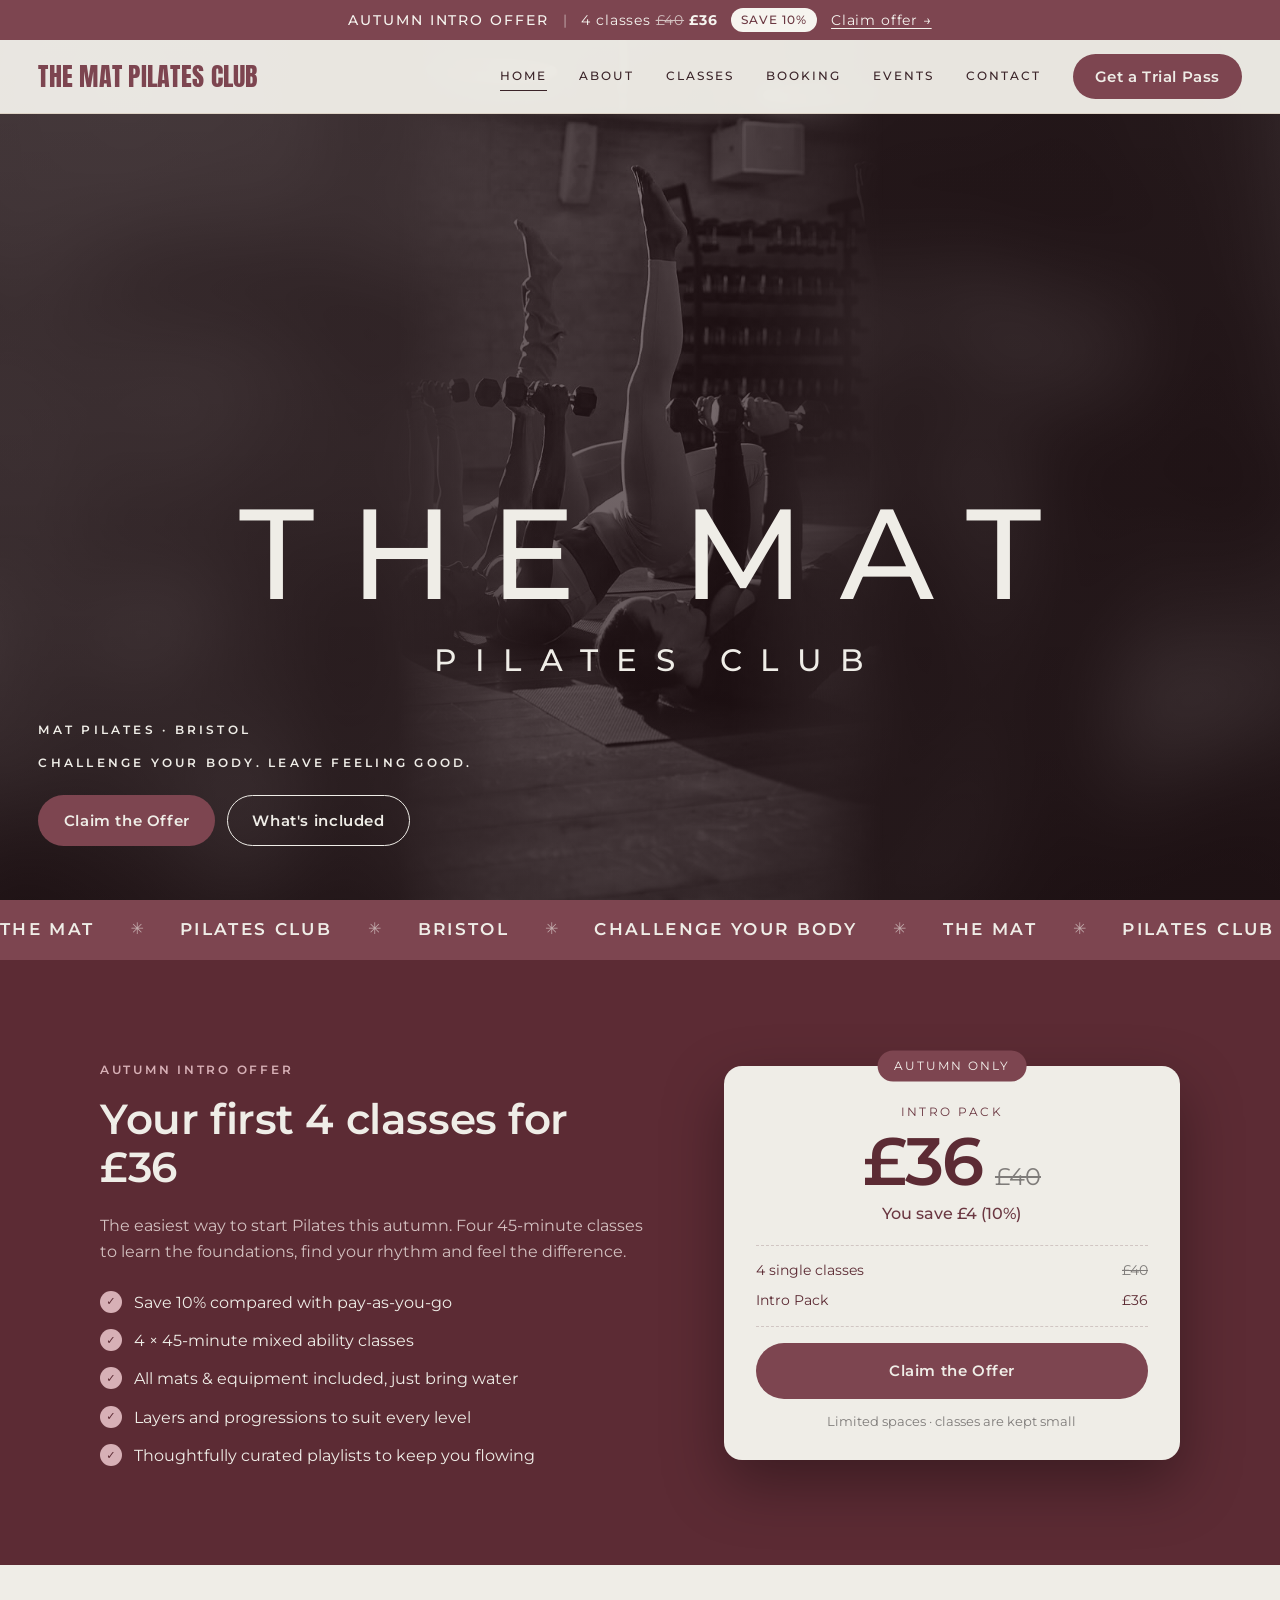
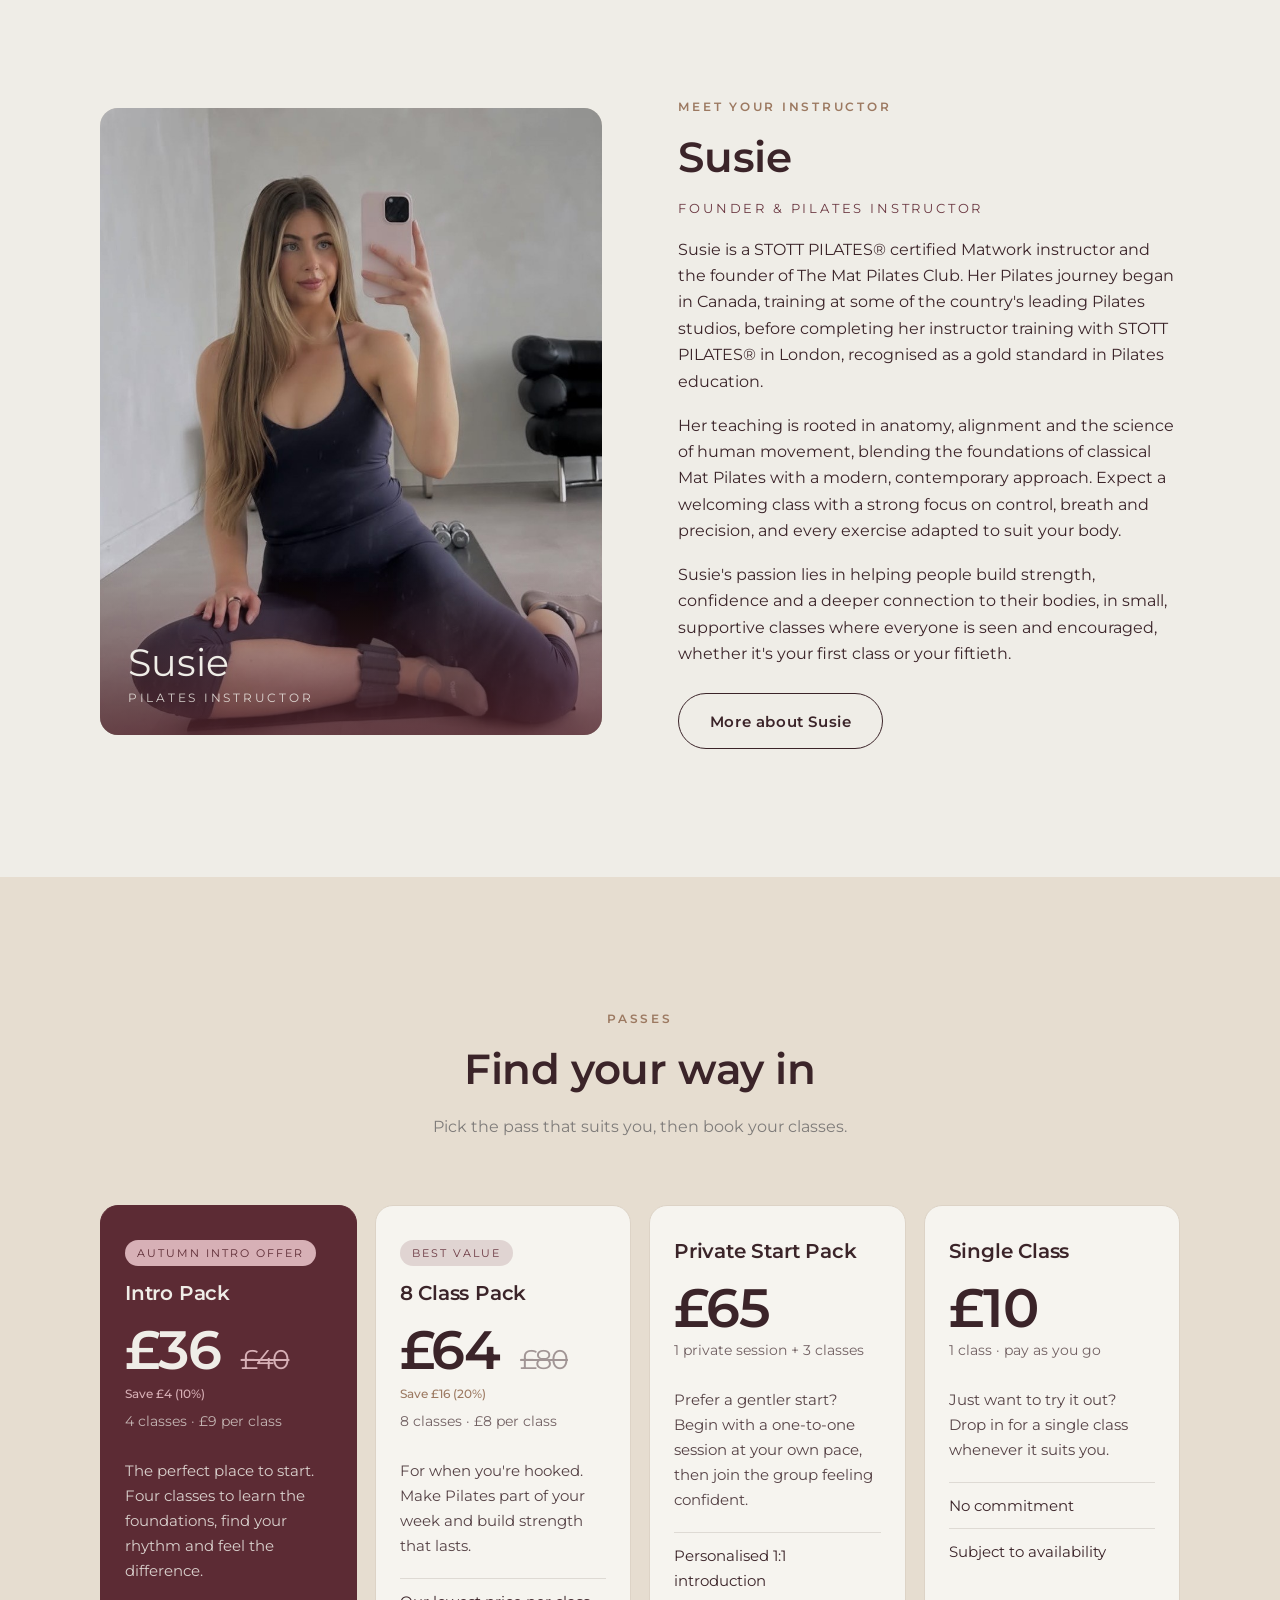
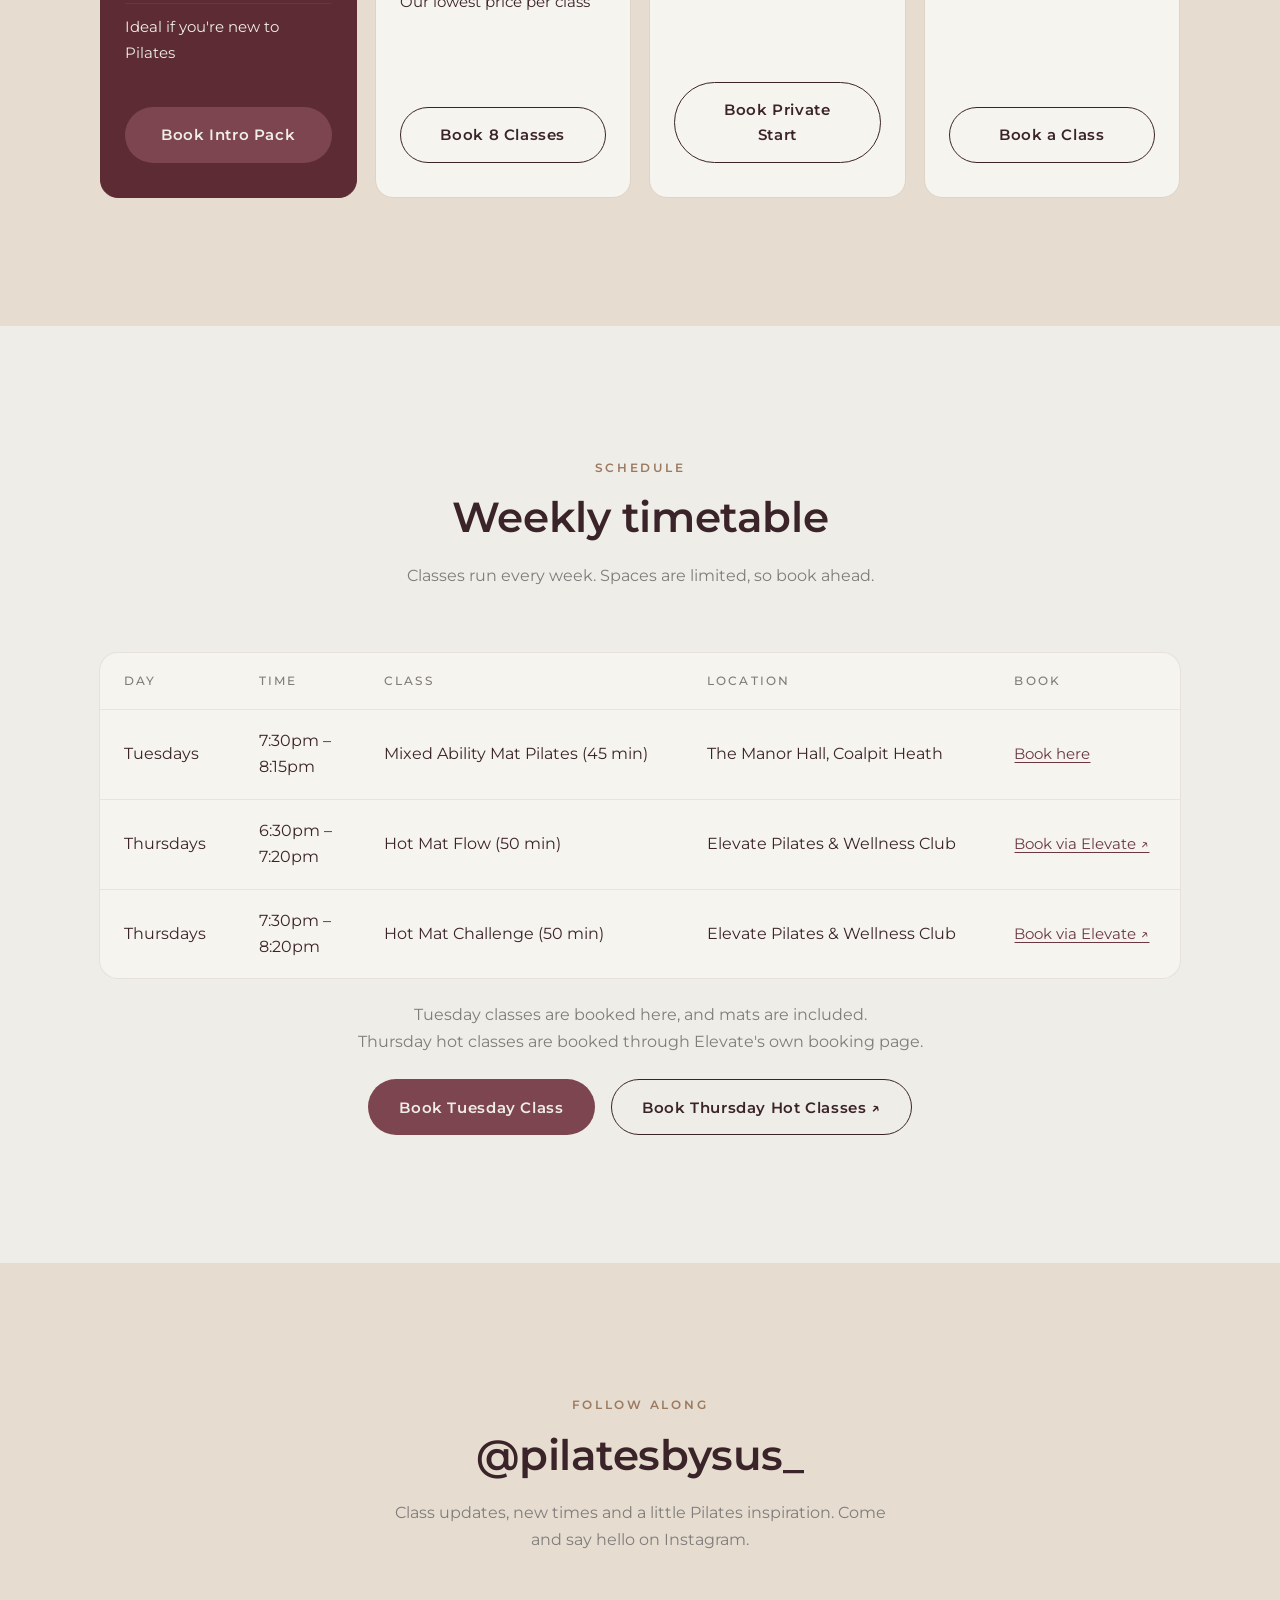
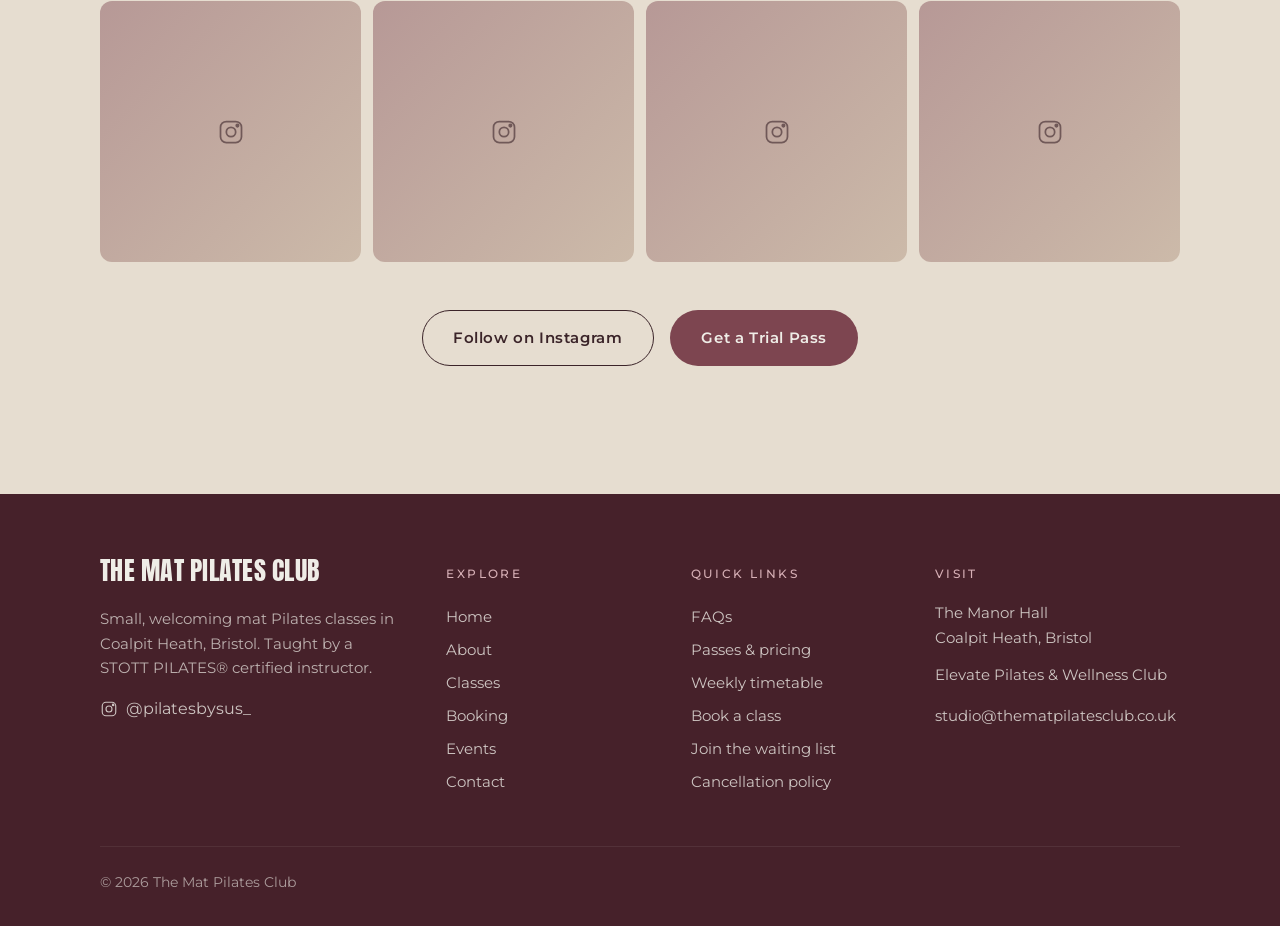
<file: index.html>
<!doctype html>
<html lang="en">
<head>
  <meta charset="utf-8">
  <meta name="viewport" content="width=device-width, initial-scale=1">
  <title>The Mat Pilates Club | Mat Pilates Classes in Bristol</title>
  <meta name="description" content="The Mat Pilates Club: small, welcoming mat Pilates classes in Bristol. Autumn intro offer: 4 classes for £36.">
  <link rel="preconnect" href="https://fonts.googleapis.com">
  <link rel="preconnect" href="https://fonts.gstatic.com" crossorigin>
  <link href="https://fonts.googleapis.com/css2?family=Montserrat:ital,wght@0,400;0,500;0,600;0,700;1,500&family=Anton&display=swap" rel="stylesheet">
  <link rel="icon" href="assets/logo/favicon.svg" type="image/svg+xml">
  <link rel="stylesheet" href="css/styles.css">
  <script src="js/palette.js"></script>
</head>
<body class="has-banner">

  <a href="#offer" class="banner">
    <strong>Autumn Intro Offer</strong>
    <span class="banner__sep">|</span>
    <span>4 classes <s class="banner__was">£40</s> <b>£36</b></span>
    <span class="banner__save">Save 10%</span>
    <span class="banner__cta">Claim offer →</span>
  </a>

  <header class="site-header">
    <div class="container">
      <a href="index.html" class="logo" aria-label="The Mat Pilates Club home"><svg class="logo__mark" viewBox="0 0 64 64" aria-hidden="true"><line x1="6" y1="55" x2="58" y2="55" stroke="currentColor" stroke-width="2.6" stroke-linecap="round"/><g fill="none" stroke="var(--clay)" stroke-linecap="round" stroke-linejoin="round"><path d="M27 52.2 C20 46.5 17.5 39 19.5 30.5" stroke-width="3.8"/><path d="M27 52.2 L54.5 31" stroke-width="3.8"/><path d="M21 32 L40.5 18" stroke-width="2.7"/></g><circle cx="17.5" cy="21.5" r="4.6" fill="var(--clay)"/></svg><span class="logo__text">The Mat<span>Pilates Club</span></span></a>
      <button class="nav-toggle" aria-label="Open menu" aria-expanded="false">
        <span></span><span></span><span></span>
      </button>
      <nav class="nav">
        <a href="index.html" aria-current="page">Home</a>
        <a href="about.html">About</a>
        <a href="classes.html">Classes</a>
        <a href="schedule.html">Booking</a>
        <a href="events.html">Events</a>
        <a href="contact.html">Contact</a>
        <a href="index.html#passes" class="btn btn--primary">Get a Trial Pass</a>
      </nav>
    </div>
  </header>

  <main>

    <!-- 1. Hero ---------------------------------------------------------- -->
    <section class="hero" id="top">
      <!-- Stock clip from Mixkit (free licence). Swap for your own footage any time:
           replace assets/hero.mp4, keeping it short (10–20s), muted and under ~8MB. -->
      <img class="hero__video hero__photo-bg" src="assets/hero-photo.jpg" alt="" aria-hidden="true">
      <img class="hero__video hero__photo" src="assets/hero-photo.jpg" alt="">

      <div class="hero__mirror">
        <h1 class="hero__big">The Mat<span>Pilates Club</span></h1>

        <div class="hero__bottom">
          <div class="hero__meta">
            <span class="hero__label">Mat Pilates · Bristol</span>
            <span class="hero__label">Challenge your body. Leave feeling good.</span>
            <div class="hero__ctas">
              <a href="https://bookwhen.com/thematpilatesclub" class="btn btn--primary">Claim the Offer</a>
              <a href="#offer" class="btn btn--light">What's included</a>
            </div>
          </div>
        </div>
      </div>
    </section>

    <!-- Scrolling band under the hero -->
    <div class="marquee" aria-hidden="true">
      <div class="marquee__track">
        <span>The Mat</span><i>✳</i><span>Pilates Club</span><i>✳</i><span>Bristol</span><i>✳</i><span>Challenge your body</span><i>✳</i>
        <span>The Mat</span><i>✳</i><span>Pilates Club</span><i>✳</i><span>Bristol</span><i>✳</i><span>Challenge your body</span><i>✳</i>
      </div>
    </div>

    <!-- 1b. Autumn offer band -------------------------------------------- -->
    <section class="offer-band" id="offer">
      <div class="container offer-band__inner">
        <div class="offer-band__copy reveal">
          <span class="eyebrow">Autumn Intro Offer</span>
          <h2>Your first 4 classes for £36</h2>
          <p>The easiest way to start Pilates this autumn. Four 45-minute classes to learn the foundations, find your rhythm and feel the difference.</p>
          <ul class="tick-list">
            <li>Save 10% compared with pay-as-you-go</li>
            <li>4 × 45-minute mixed ability classes</li>
            <li>All mats &amp; equipment included, just bring water</li>
            <li>Layers and progressions to suit every level</li>
            <li>Thoughtfully curated playlists to keep you flowing</li>
          </ul>
        </div>

        <div class="deal-card reveal">
          <span class="deal-card__flag">Autumn only</span>
          <p class="deal-card__label">Intro Pack</p>
          <div class="deal-card__price">
            <span>£36</span>
            <s>£40</s>
          </div>
          <p class="deal-card__save">You save £4 (10%)</p>
          <div class="deal-card__maths">
            <div><span>4 single classes</span><span>£40</span></div>
            <div><span>Intro Pack</span><span>£36</span></div>
          </div>
          <a href="https://bookwhen.com/thematpilatesclub" class="btn btn--primary btn--block">Claim the Offer</a>
          <p class="deal-card__small">Limited spaces · classes are kept small</p>
        </div>
      </div>
    </section>

    <!-- 2. Her story ----------------------------------------------------- -->
    <section class="section" id="story">
      <div class="container split">
        <div class="split__media reveal">
          <!-- To change the photo, replace assets/instructor.jpg (at least 800px wide).
               Add "photo-card--small" to the figure for a small round version instead. -->
          <figure class="photo-card">
            <img src="assets/instructor.jpg" alt="Susie, Pilates instructor at The Mat Pilates Club" class="photo-card__img" style="object-position: 45% center;">
            <figcaption class="photo-card__caption">
              <span class="photo-card__name">Susie</span>
              <span class="photo-card__role">Pilates Instructor</span>
            </figcaption>
          </figure>
        </div>
        <div class="reveal">
          <span class="eyebrow">Meet your instructor</span>
          <h2>Susie</h2>
          <p class="bio-title">Founder &amp; Pilates Instructor</p>
          <p>
            Susie is a STOTT PILATES® certified Matwork instructor and the founder of The Mat Pilates Club.
            Her Pilates journey began in Canada, training at some of the country's leading Pilates studios,
            before completing her instructor training with STOTT PILATES® in London, recognised as a gold
            standard in Pilates education.
          </p>
          <p>
            Her teaching is rooted in anatomy, alignment and the science of human movement, blending the
            foundations of classical Mat Pilates with a modern, contemporary approach. Expect a
            welcoming class with a strong focus on control, breath and precision, and every exercise adapted
            to suit your body.
          </p>
          <p>
            Susie's passion lies in helping people build strength, confidence and a deeper connection to their
            bodies, in small, supportive classes where everyone is seen and encouraged, whether it's your
            first class or your fiftieth.
          </p>
          <a href="about.html" class="btn btn--outline" style="margin-top: 8px;">More about Susie</a>
        </div>
      </div>
    </section>

    <!-- 3. Passes -------------------------------------------------------- -->
    <section class="section section--sand" id="passes">
      <div class="container">
        <div class="section-head reveal">
          <span class="eyebrow">Passes</span>
          <h2>Find your way in</h2>
          <p>Pick the pass that suits you, then book your classes.</p>
        </div>

        <!-- PASSES (classes.html has the same passes; card wording here is homepage-specific) -->
        <div class="pricing pricing--four">
          <article class="price-card price-card--featured reveal">
            <span class="price-card__badge">Autumn intro offer</span>
            <h3>Intro Pack</h3>
            <div class="price-card__price">£36 <s class="price-was">£40</s></div>
            <div class="price-save">Save £4 (10%)</div>
            <div class="price-card__per">4 classes · £9 per class</div>
            <p class="price-card__note">The perfect place to start. Four classes to learn the foundations, find your rhythm and feel the difference.</p>
            <ul>
              <li>Ideal if you're new to Pilates</li>
            </ul>
            <a href="https://bookwhen.com/thematpilatesclub" class="btn btn--primary">Book Intro Pack</a>
          </article>

          <article class="price-card reveal">
            <span class="price-card__badge price-card__badge--soft">Best value</span>
            <h3>8 Class Pack</h3>
            <div class="price-card__price">£64 <s class="price-was">£80</s></div>
            <div class="price-save">Save £16 (20%)</div>
            <div class="price-card__per">8 classes · £8 per class</div>
            <p class="price-card__note">For when you're hooked. Make Pilates part of your week and build strength that lasts.</p>
            <ul>
              <li>Our lowest price per class</li>
            </ul>
            <a href="https://bookwhen.com/thematpilatesclub" class="btn btn--outline">Book 8 Classes</a>
          </article>

          <article class="price-card reveal">
            <h3>Private Start Pack</h3>
            <div class="price-card__price">£65</div>
            <div class="price-card__per">1 private session + 3 classes</div>
            <p class="price-card__note">Prefer a gentler start? Begin with a one-to-one session at your own pace, then join the group feeling confident.</p>
            <ul>
              <li>Personalised 1:1 introduction</li>
            </ul>
            <a href="https://bookwhen.com/thematpilatesclub" class="btn btn--outline">Book Private Start</a>
          </article>

          <article class="price-card reveal">
            <h3>Single Class</h3>
            <div class="price-card__price">£10</div>
            <div class="price-card__per">1 class · pay as you go</div>
            <p class="price-card__note">Just want to try it out? Drop in for a single class whenever it suits you.</p>
            <ul>
              <li>No commitment</li>
              <li>Subject to availability</li>
            </ul>
            <a href="https://bookwhen.com/thematpilatesclub" class="btn btn--outline">Book a Class</a>
          </article>
        </div>
      </div>
    </section>

    <!-- 4. Weekly timetable --------------------------------------------- -->
    <section class="section" id="schedule">
      <div class="container">
        <div class="section-head reveal">
          <span class="eyebrow">Schedule</span>
          <h2>Weekly timetable</h2>
          <p>Classes run every week. Spaces are limited, so book ahead.</p>
        </div>

        <table class="schedule reveal">
          <thead>
            <tr><th>Day</th><th>Time</th><th>Class</th><th>Location</th><th>Book</th></tr>
          </thead>
          <tbody>
            <tr><td>Tuesdays</td><td>7:30pm –<br>8:15pm</td><td>Mixed Ability Mat Pilates (45 min)</td><td>The Manor Hall, Coalpit Heath</td><td><a href="https://bookwhen.com/thematpilatesclub" class="table-link">Book here</a></td></tr>
            <tr><td>Thursdays</td><td>6:30pm –<br>7:20pm</td><td>Hot Mat Flow (50 min)</td><td>Elevate Pilates &amp; Wellness Club</td><td><a href="https://momence.com/u/elevate-pilates-and-wellness-club-INvK0q" target="_blank" rel="noopener" class="table-link">Book via Elevate ↗</a></td></tr>
            <tr><td>Thursdays</td><td>7:30pm –<br>8:20pm</td><td>Hot Mat Challenge (50 min)</td><td>Elevate Pilates &amp; Wellness Club</td><td><a href="https://momence.com/u/elevate-pilates-and-wellness-club-INvK0q" target="_blank" rel="noopener" class="table-link">Book via Elevate ↗</a></td></tr>
          </tbody>
        </table>

        <p class="center reveal" style="margin-top: 24px; color: var(--ink-soft);">
          Tuesday classes are booked here, and mats are included.<br>
          Thursday hot classes are booked through Elevate's own booking page.
        </p>

        <div class="cta-row reveal" style="margin-top: 24px;">
          <a href="https://bookwhen.com/thematpilatesclub" class="btn btn--primary">Book Tuesday Class</a>
          <a href="https://momence.com/u/elevate-pilates-and-wellness-club-INvK0q" target="_blank" rel="noopener" class="btn btn--outline">Book Thursday Hot Classes ↗</a>
        </div>
      </div>
    </section>

    <!-- 5. Instagram ----------------------------------------------------- -->
    <section class="section section--sand" id="follow">
      <div class="container center">
        <div class="reveal">
          <span class="eyebrow">Follow Along</span>
          <h2>@pilatesbysus_</h2>
          <p style="color: var(--ink-soft); max-width: 520px; margin: 0 auto;">
            Class updates, new times and a little Pilates inspiration. Come and say hello on Instagram.
          </p>
        </div>

        <div class="insta-grid reveal">
          <!-- Swap these tiles for real post images: <a href="POST_URL"><img src="..." alt="..."></a> -->
          <a href="https://www.instagram.com/pilatesbysus_/" target="_blank" rel="noopener" aria-label="Instagram"><svg viewBox="0 0 24 24" fill="none" stroke="currentColor" stroke-width="1.5"><rect x="3" y="3" width="18" height="18" rx="5"/><circle cx="12" cy="12" r="4"/><circle cx="17.5" cy="6.5" r="1" fill="currentColor"/></svg></a>
          <a href="https://www.instagram.com/pilatesbysus_/" target="_blank" rel="noopener" aria-label="Instagram"><svg viewBox="0 0 24 24" fill="none" stroke="currentColor" stroke-width="1.5"><rect x="3" y="3" width="18" height="18" rx="5"/><circle cx="12" cy="12" r="4"/><circle cx="17.5" cy="6.5" r="1" fill="currentColor"/></svg></a>
          <a href="https://www.instagram.com/pilatesbysus_/" target="_blank" rel="noopener" aria-label="Instagram"><svg viewBox="0 0 24 24" fill="none" stroke="currentColor" stroke-width="1.5"><rect x="3" y="3" width="18" height="18" rx="5"/><circle cx="12" cy="12" r="4"/><circle cx="17.5" cy="6.5" r="1" fill="currentColor"/></svg></a>
          <a href="https://www.instagram.com/pilatesbysus_/" target="_blank" rel="noopener" aria-label="Instagram"><svg viewBox="0 0 24 24" fill="none" stroke="currentColor" stroke-width="1.5"><rect x="3" y="3" width="18" height="18" rx="5"/><circle cx="12" cy="12" r="4"/><circle cx="17.5" cy="6.5" r="1" fill="currentColor"/></svg></a>
        </div>

        <div class="cta-row reveal">
          <a href="https://www.instagram.com/pilatesbysus_/" target="_blank" rel="noopener" class="btn btn--outline">Follow on Instagram</a>
          <a href="#passes" class="btn btn--primary">Get a Trial Pass</a>
        </div>
      </div>
    </section>

  </main>

  <footer class="site-footer">
    <div class="container">
      <div class="footer-cols">
        <div class="footer-brand">
          <a href="index.html" class="logo" aria-label="The Mat Pilates Club home"><svg class="logo__mark" viewBox="0 0 64 64" aria-hidden="true"><line x1="6" y1="55" x2="58" y2="55" stroke="currentColor" stroke-width="2.6" stroke-linecap="round"/><g fill="none" stroke="var(--clay)" stroke-linecap="round" stroke-linejoin="round"><path d="M27 52.2 C20 46.5 17.5 39 19.5 30.5" stroke-width="3.8"/><path d="M27 52.2 L54.5 31" stroke-width="3.8"/><path d="M21 32 L40.5 18" stroke-width="2.7"/></g><circle cx="17.5" cy="21.5" r="4.6" fill="var(--clay)"/></svg><span class="logo__text">The Mat<span>Pilates Club</span></span></a>
          <p>Small, welcoming mat Pilates classes in Coalpit Heath, Bristol. Taught by a STOTT PILATES® certified instructor.</p>
          <a href="https://www.instagram.com/pilatesbysus_/" target="_blank" rel="noopener" class="footer-insta">
            <svg viewBox="0 0 24 24" fill="none" stroke="currentColor" stroke-width="1.5"><rect x="3" y="3" width="18" height="18" rx="5"/><circle cx="12" cy="12" r="4"/><circle cx="17.5" cy="6.5" r="1" fill="currentColor"/></svg>
            @pilatesbysus_
          </a>
        </div>

        <nav class="footer-col" aria-label="Pages">
          <h4>Explore</h4>
          <a href="index.html">Home</a>
          <a href="about.html">About</a>
          <a href="classes.html">Classes</a>
          <a href="schedule.html">Booking</a>
          <a href="events.html">Events</a>
          <a href="contact.html">Contact</a>
        </nav>

        <nav class="footer-col" aria-label="Quick links">
          <h4>Quick links</h4>
          <a href="classes.html#faq">FAQs</a>
          <a href="index.html#passes">Passes &amp; pricing</a>
          <a href="index.html#schedule">Weekly timetable</a>
          <a href="https://bookwhen.com/thematpilatesclub">Book a class</a>
          <a href="contact.html?pass=waitlist">Join the waiting list</a>
          <a href="classes.html#faq-cancellation">Cancellation policy</a>
        </nav>

        <div class="footer-col">
          <h4>Visit</h4>
          <p>The Manor Hall<br>Coalpit Heath, Bristol</p>
          <p>Elevate Pilates &amp; Wellness Club</p>
          <a href="mailto:studio@thematpilatesclub.co.uk">studio@thematpilatesclub.co.uk</a>
        </div>
      </div>
      <div class="footer-bottom">© <span data-year></span> The Mat Pilates Club</div>
    </div>
  </footer>

  <script src="js/main.js"></script>
</body>
</html>
</file>
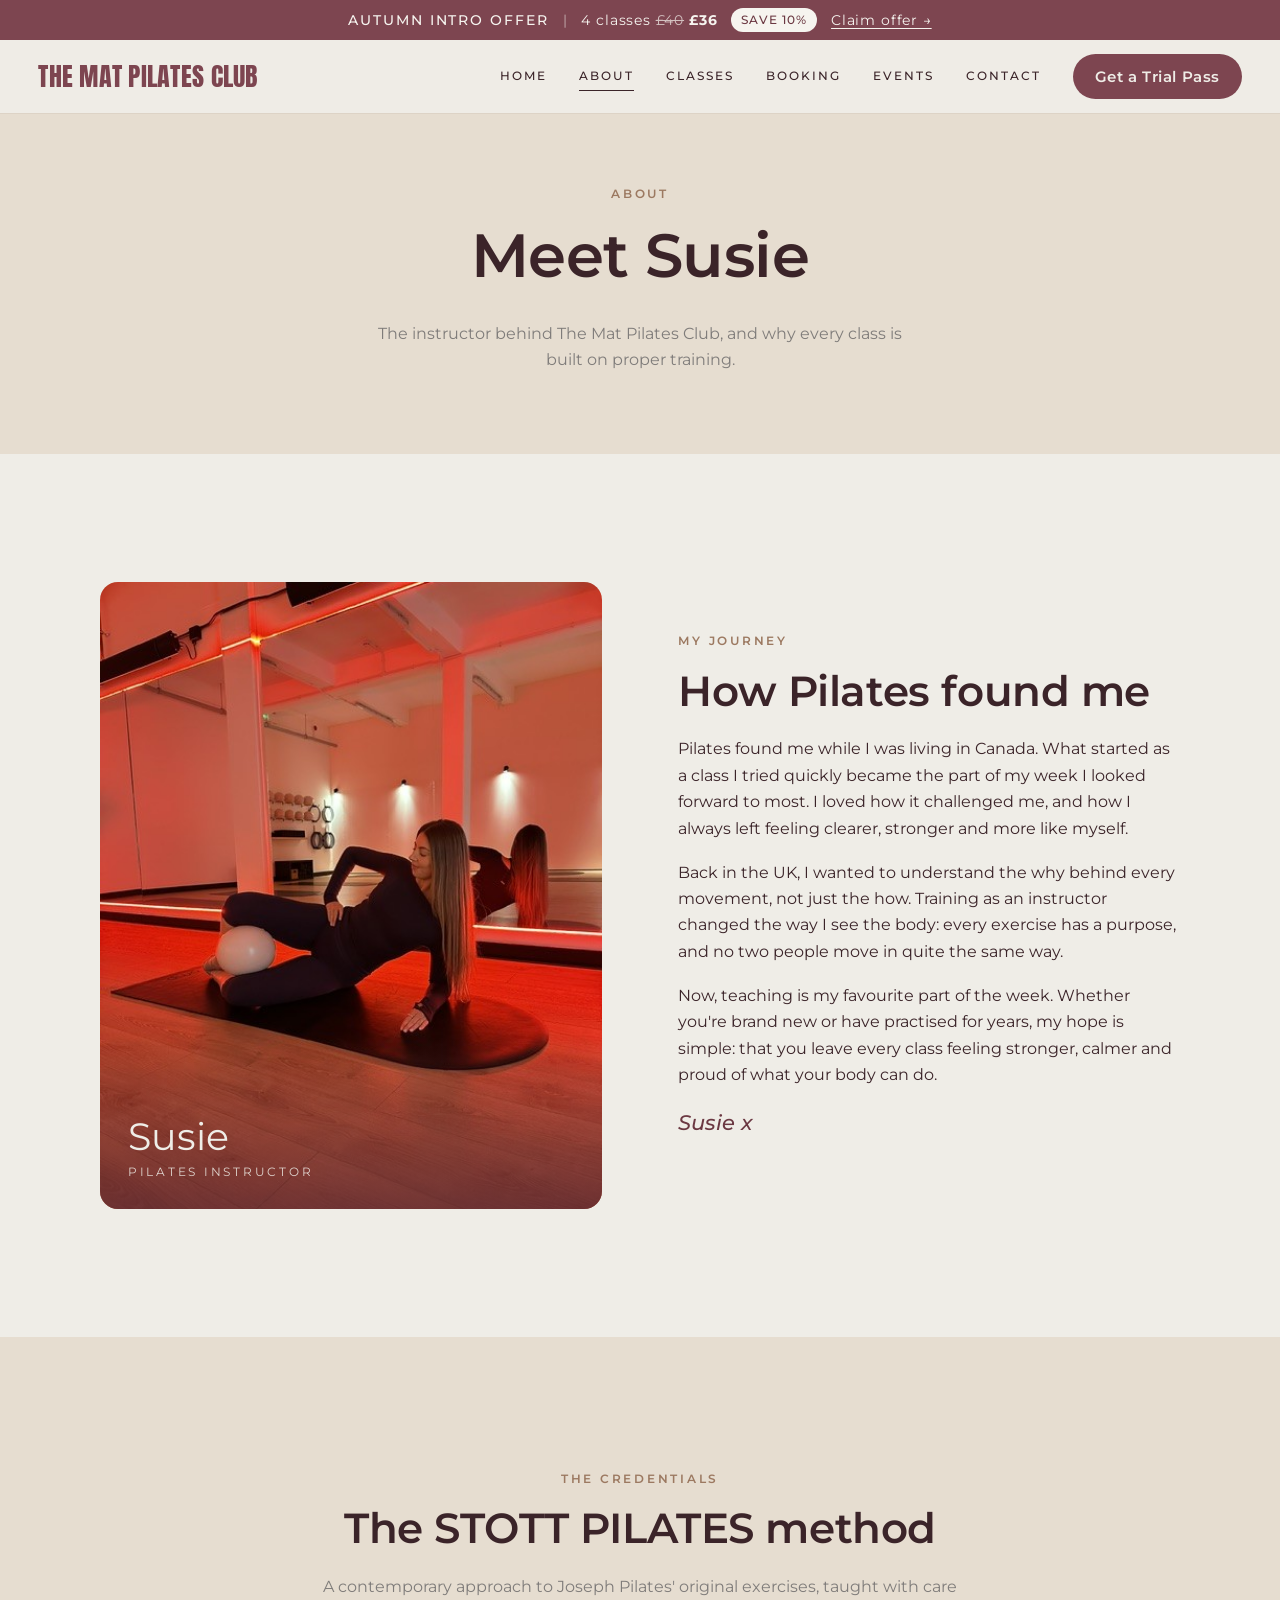
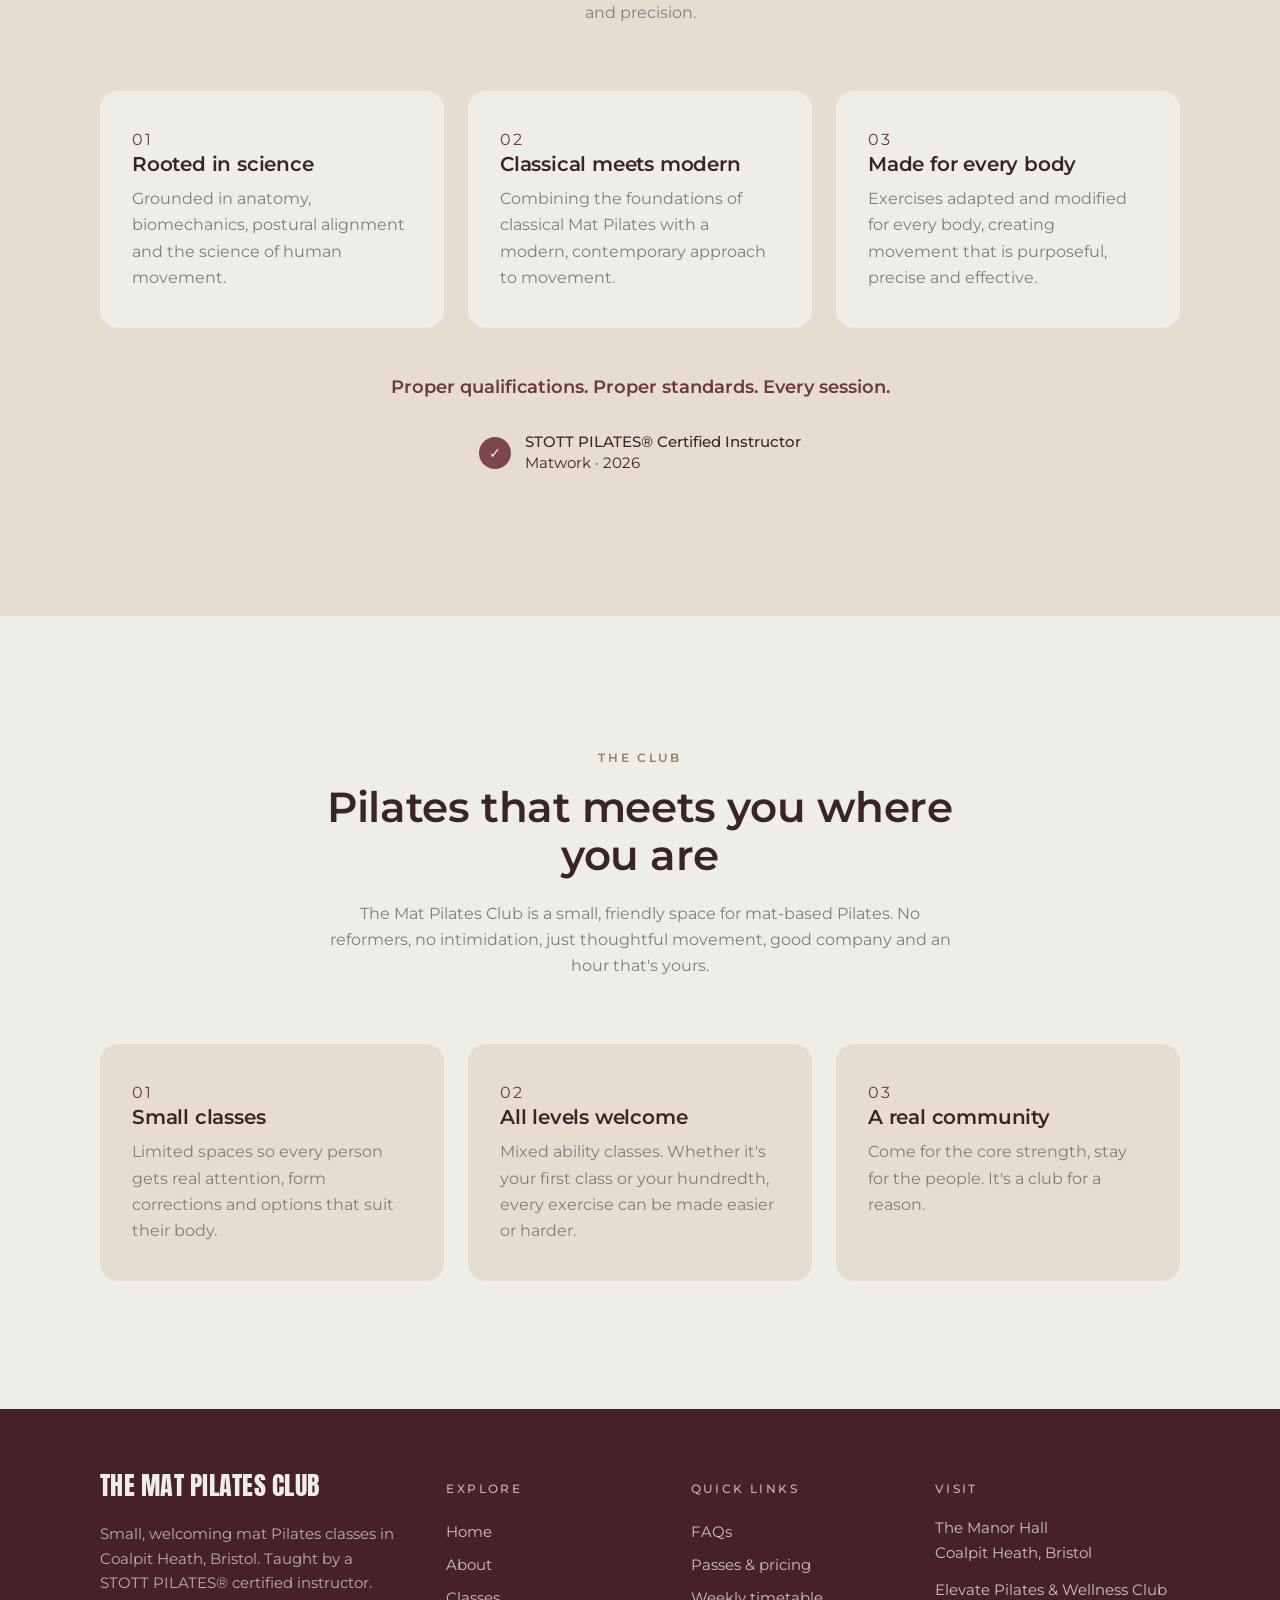
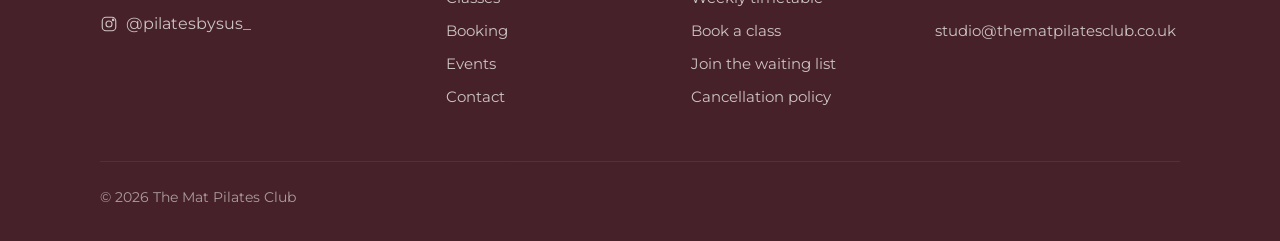
<file: about.html>
<!doctype html>
<html lang="en">
<head>
  <meta charset="utf-8">
  <meta name="viewport" content="width=device-width, initial-scale=1">
  <title>About | The Mat Pilates Club</title>
  <meta name="description" content="Meet Susie, STOTT PILATES® certified mat Pilates instructor and founder of The Mat Pilates Club in Coalpit Heath, Bristol.">
  <link rel="preconnect" href="https://fonts.googleapis.com">
  <link rel="preconnect" href="https://fonts.gstatic.com" crossorigin>
  <link href="https://fonts.googleapis.com/css2?family=Montserrat:ital,wght@0,400;0,500;0,600;0,700;1,500&family=Anton&display=swap" rel="stylesheet">
  <link rel="icon" href="assets/logo/favicon.svg" type="image/svg+xml">
  <link rel="stylesheet" href="css/styles.css">
  <script src="js/palette.js"></script>
</head>
<body class="has-banner">
  <a href="index.html#offer" class="banner">
    <strong>Autumn Intro Offer</strong>
    <span class="banner__sep">|</span>
    <span>4 classes <s class="banner__was">£40</s> <b>£36</b></span>
    <span class="banner__save">Save 10%</span>
    <span class="banner__cta">Claim offer →</span>
  </a>

  <header class="site-header site-header--solid">
    <div class="container">
      <a href="index.html" class="logo" aria-label="The Mat Pilates Club home"><svg class="logo__mark" viewBox="0 0 64 64" aria-hidden="true"><line x1="6" y1="55" x2="58" y2="55" stroke="currentColor" stroke-width="2.6" stroke-linecap="round"/><g fill="none" stroke="var(--clay)" stroke-linecap="round" stroke-linejoin="round"><path d="M27 52.2 C20 46.5 17.5 39 19.5 30.5" stroke-width="3.8"/><path d="M27 52.2 L54.5 31" stroke-width="3.8"/><path d="M21 32 L40.5 18" stroke-width="2.7"/></g><circle cx="17.5" cy="21.5" r="4.6" fill="var(--clay)"/></svg><span class="logo__text">The Mat<span>Pilates Club</span></span></a>
      <button class="nav-toggle" aria-label="Open menu" aria-expanded="false">
        <span></span><span></span><span></span>
      </button>
      <nav class="nav">
        <a href="index.html">Home</a>
        <a href="about.html" aria-current="page">About</a>
        <a href="classes.html">Classes</a>
        <a href="schedule.html">Booking</a>
        <a href="events.html">Events</a>
        <a href="contact.html">Contact</a>
        <a href="index.html#passes" class="btn btn--primary">Get a Trial Pass</a>
      </nav>
    </div>
  </header>

  <main>

    <section class="page-hero">
      <div class="container">
        <span class="eyebrow">About</span>
        <h1>Meet Susie</h1>
        <p>The instructor behind The Mat Pilates Club, and why every class is built on proper training.</p>
      </div>
    </section>

    <!-- Susie's story ---------------------------------------------------- -->
    <section class="section">
      <div class="container split">
        <div class="split__media reveal">
          <figure class="photo-card">
            <img src="assets/journey.jpg" alt="Susie teaching mat Pilates in a heated studio" class="photo-card__img" style="object-position: 60% center;">
            <figcaption class="photo-card__caption">
              <span class="photo-card__name">Susie</span>
              <span class="photo-card__role">Pilates Instructor</span>
            </figcaption>
          </figure>
        </div>
        <div class="reveal">
          <span class="eyebrow">My journey</span>
          <h2>How Pilates found me</h2>
          <p>
            Pilates found me while I was living in Canada. What started as a class I tried quickly became
            the part of my week I looked forward to most. I loved how it challenged me, and how I always
            left feeling clearer, stronger and more like myself.
          </p>
          <p>
            Back in the UK, I wanted to understand the why behind every movement, not just the how.
            Training as an instructor changed the way I see the body: every exercise has a purpose, and
            no two people move in quite the same way.
          </p>
          <p>
            Now, teaching is my favourite part of the week. Whether you're brand new or have practised for
            years, my hope is simple: that you leave every class feeling stronger, calmer and proud of what
            your body can do.
          </p>
          <p class="signature">Susie x</p>
        </div>
      </div>
    </section>

    <!-- The method -------------------------------------------------------- -->
    <section class="section section--sand">
      <div class="container">
        <div class="section-head reveal">
          <span class="eyebrow">The credentials</span>
          <h2>The STOTT PILATES method</h2>
          <p>A contemporary approach to Joseph Pilates' original exercises, taught with care and precision.</p>
        </div>
        <div class="cards">
          <article class="card reveal">
            <span class="card__num">01</span>
            <h3>Rooted in science</h3>
            <p>Grounded in anatomy, biomechanics, postural alignment and the science of human movement.</p>
          </article>
          <article class="card reveal">
            <span class="card__num">02</span>
            <h3>Classical meets modern</h3>
            <p>Combining the foundations of classical Mat Pilates with a modern, contemporary approach to movement.</p>
          </article>
          <article class="card reveal">
            <span class="card__num">03</span>
            <h3>Made for every body</h3>
            <p>Exercises adapted and modified for every body, creating movement that is purposeful, precise and effective.</p>
          </article>
        </div>
        <p class="story-tagline center reveal" style="margin-top: 48px;">Proper qualifications. Proper standards. Every session.</p>
        <div class="credential credential--center reveal">
          <span class="credential__icon" aria-hidden="true">✓</span>
          <span><strong>STOTT PILATES® Certified Instructor</strong><br>Matwork · 2026</span>
        </div>
      </div>
    </section>

    <!-- The club ---------------------------------------------------------- -->
    <section class="section">
      <div class="container">
        <div class="section-head reveal">
          <span class="eyebrow">The club</span>
          <h2>Pilates that meets you where you are</h2>
          <p>
            The Mat Pilates Club is a small, friendly space for mat-based Pilates. No reformers,
            no intimidation, just thoughtful movement, good company and an hour that's yours.
          </p>
        </div>
        <div class="cards">
          <article class="card reveal">
            <span class="card__num">01</span>
            <h3>Small classes</h3>
            <p>Limited spaces so every person gets real attention, form corrections and options that suit their body.</p>
          </article>
          <article class="card reveal">
            <span class="card__num">02</span>
            <h3>All levels welcome</h3>
            <p>Mixed ability classes. Whether it's your first class or your hundredth, every exercise can be made easier or harder.</p>
          </article>
          <article class="card reveal">
            <span class="card__num">03</span>
            <h3>A real community</h3>
            <p>Come for the core strength, stay for the people. It's a club for a reason.</p>
          </article>
        </div>
      </div>
    </section>

  </main>

  <footer class="site-footer">
    <div class="container">
      <div class="footer-cols">
        <div class="footer-brand">
          <a href="index.html" class="logo" aria-label="The Mat Pilates Club home"><svg class="logo__mark" viewBox="0 0 64 64" aria-hidden="true"><line x1="6" y1="55" x2="58" y2="55" stroke="currentColor" stroke-width="2.6" stroke-linecap="round"/><g fill="none" stroke="var(--clay)" stroke-linecap="round" stroke-linejoin="round"><path d="M27 52.2 C20 46.5 17.5 39 19.5 30.5" stroke-width="3.8"/><path d="M27 52.2 L54.5 31" stroke-width="3.8"/><path d="M21 32 L40.5 18" stroke-width="2.7"/></g><circle cx="17.5" cy="21.5" r="4.6" fill="var(--clay)"/></svg><span class="logo__text">The Mat<span>Pilates Club</span></span></a>
          <p>Small, welcoming mat Pilates classes in Coalpit Heath, Bristol. Taught by a STOTT PILATES® certified instructor.</p>
          <a href="https://www.instagram.com/pilatesbysus_/" target="_blank" rel="noopener" class="footer-insta">
            <svg viewBox="0 0 24 24" fill="none" stroke="currentColor" stroke-width="1.5"><rect x="3" y="3" width="18" height="18" rx="5"/><circle cx="12" cy="12" r="4"/><circle cx="17.5" cy="6.5" r="1" fill="currentColor"/></svg>
            @pilatesbysus_
          </a>
        </div>

        <nav class="footer-col" aria-label="Pages">
          <h4>Explore</h4>
          <a href="index.html">Home</a>
          <a href="about.html">About</a>
          <a href="classes.html">Classes</a>
          <a href="schedule.html">Booking</a>
          <a href="events.html">Events</a>
          <a href="contact.html">Contact</a>
        </nav>

        <nav class="footer-col" aria-label="Quick links">
          <h4>Quick links</h4>
          <a href="classes.html#faq">FAQs</a>
          <a href="index.html#passes">Passes &amp; pricing</a>
          <a href="index.html#schedule">Weekly timetable</a>
          <a href="https://bookwhen.com/thematpilatesclub">Book a class</a>
          <a href="contact.html?pass=waitlist">Join the waiting list</a>
          <a href="classes.html#faq-cancellation">Cancellation policy</a>
        </nav>

        <div class="footer-col">
          <h4>Visit</h4>
          <p>The Manor Hall<br>Coalpit Heath, Bristol</p>
          <p>Elevate Pilates &amp; Wellness Club</p>
          <a href="mailto:studio@thematpilatesclub.co.uk">studio@thematpilatesclub.co.uk</a>
        </div>
      </div>
      <div class="footer-bottom">© <span data-year></span> The Mat Pilates Club</div>
    </div>
  </footer>

  <script src="js/main.js"></script>
</body>
</html>
</file>
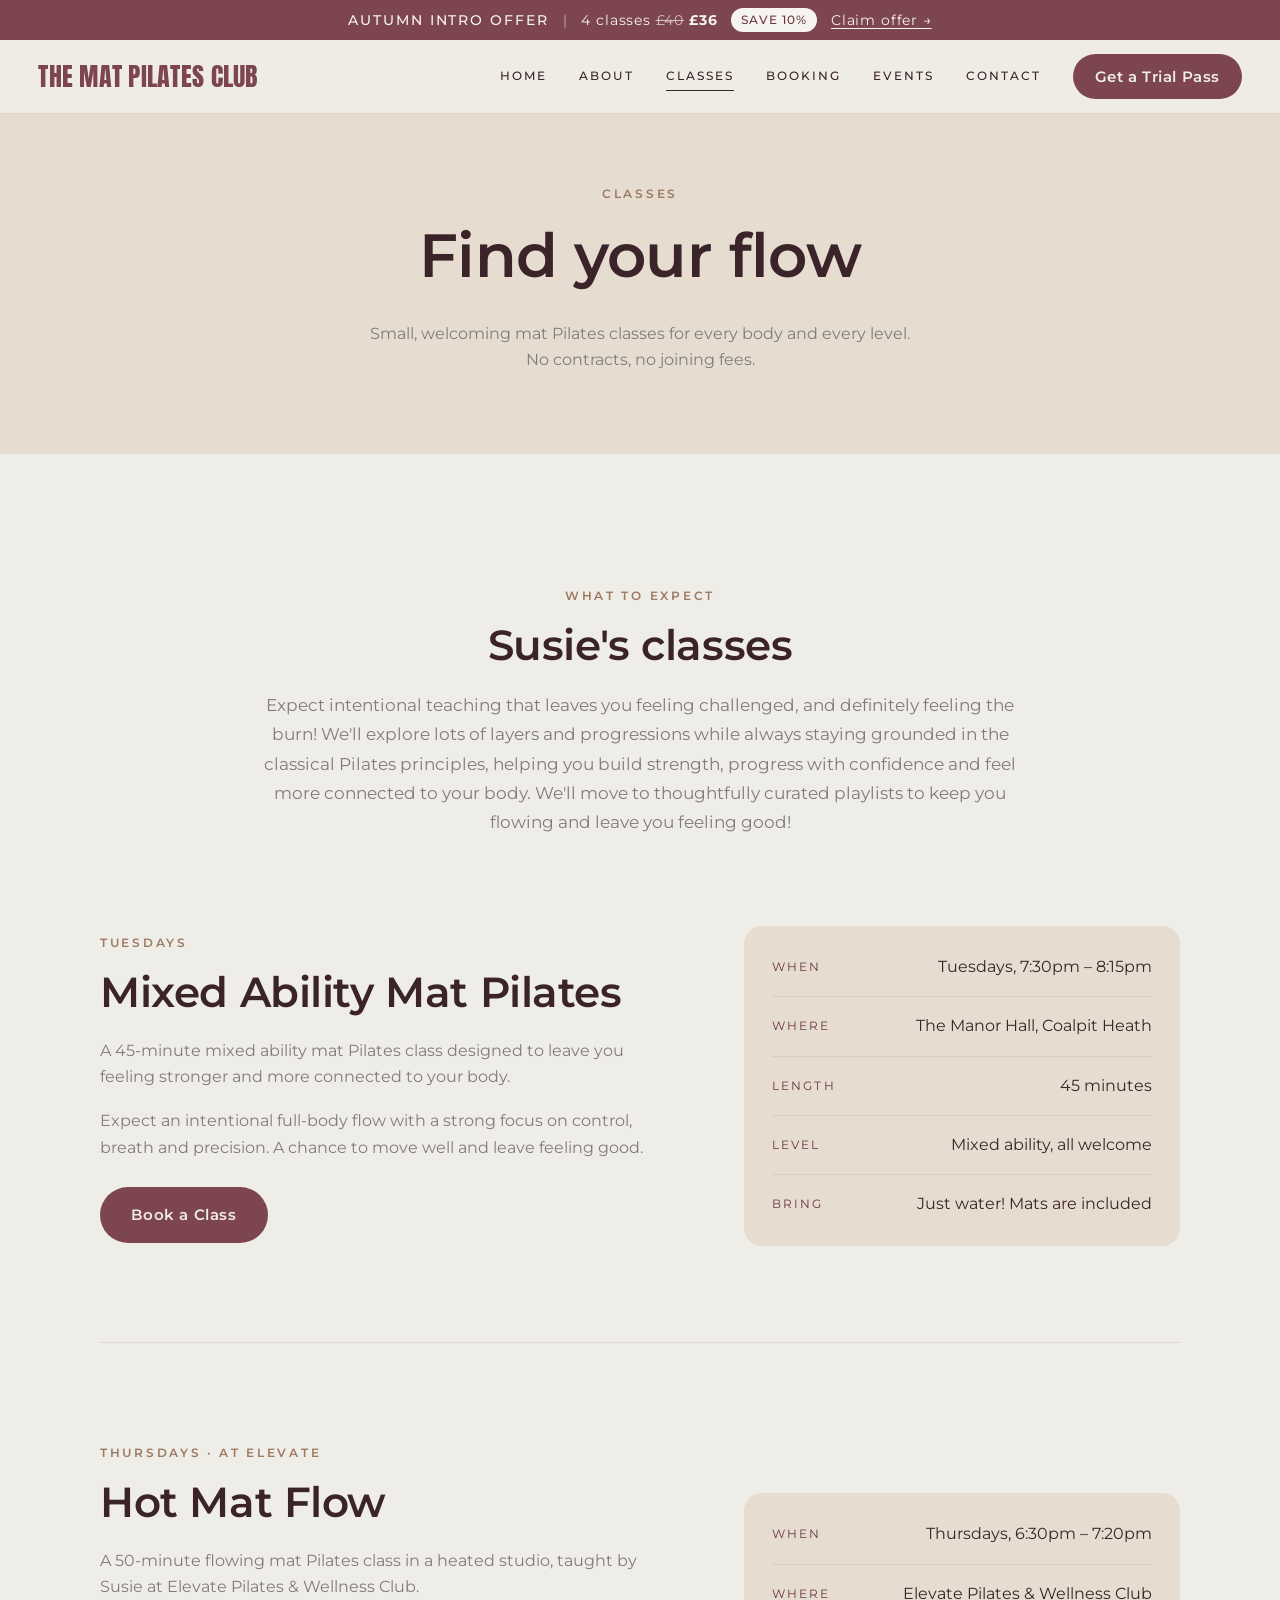
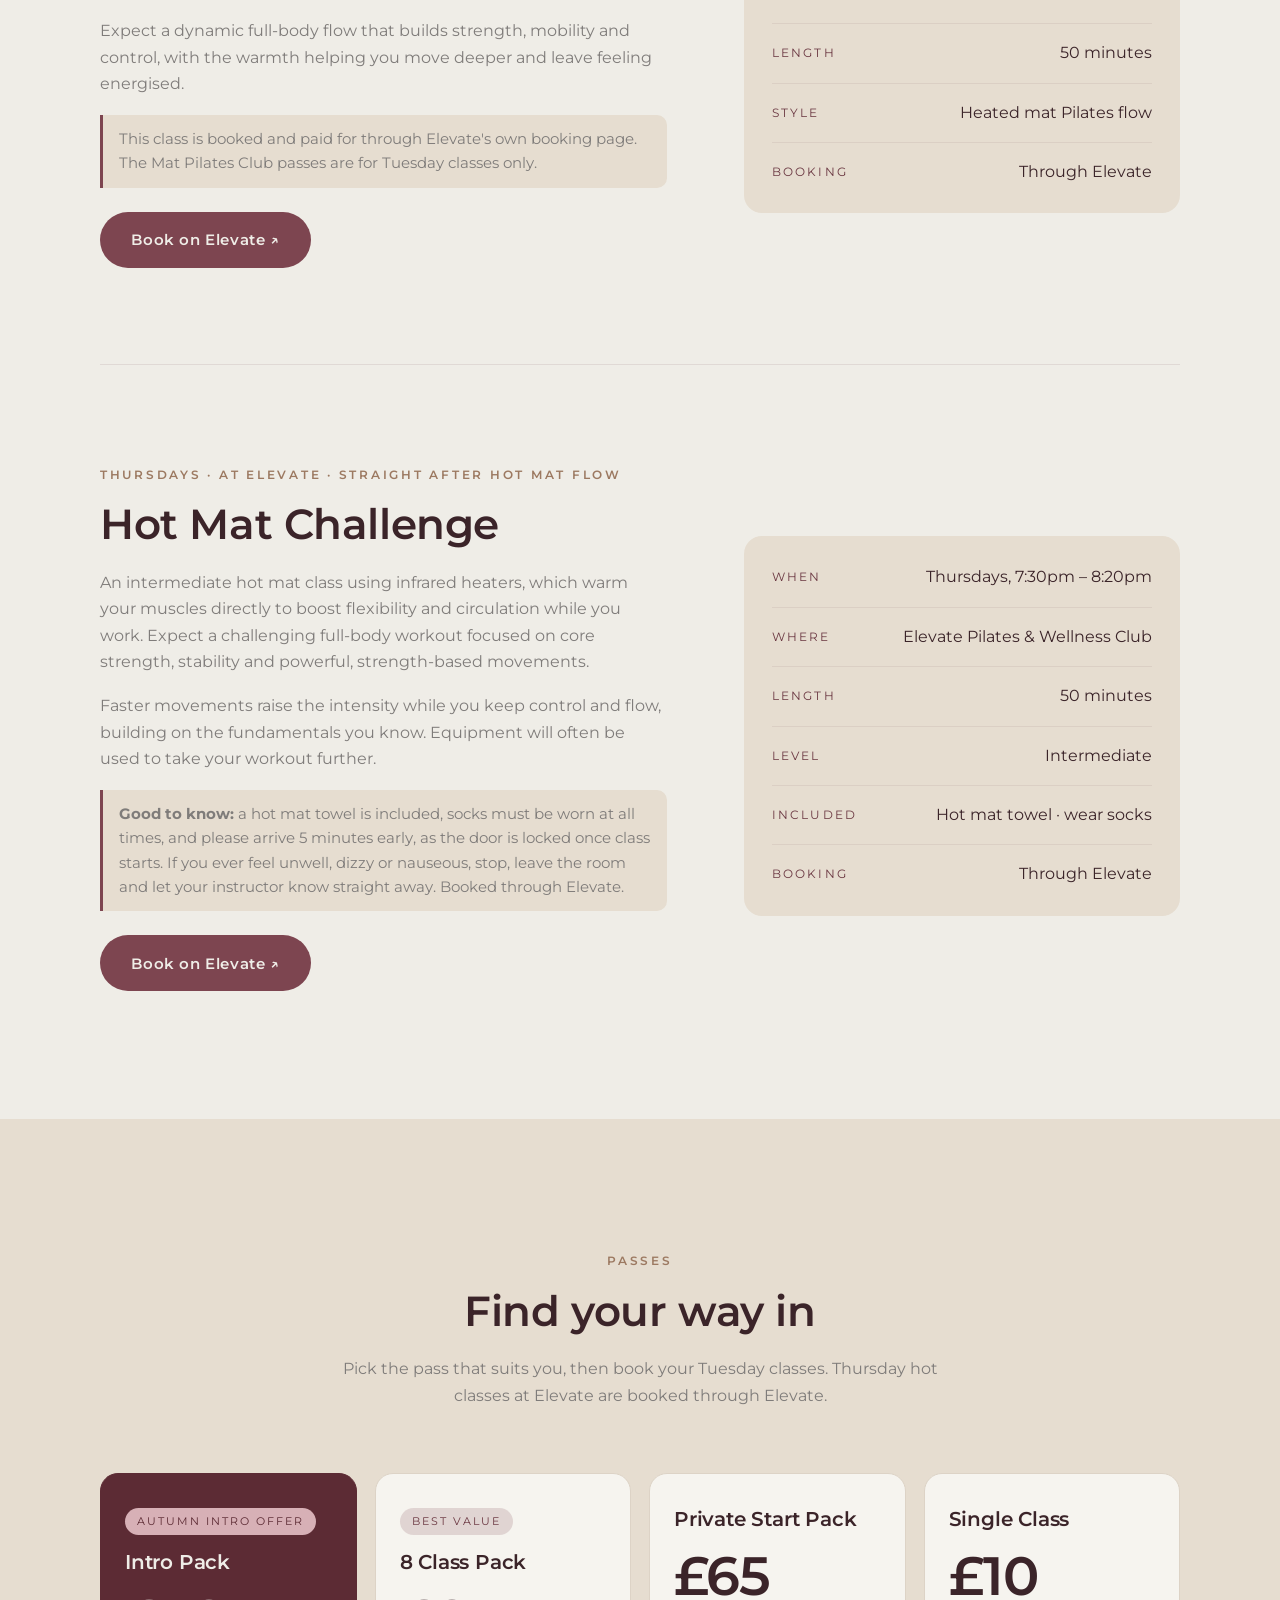
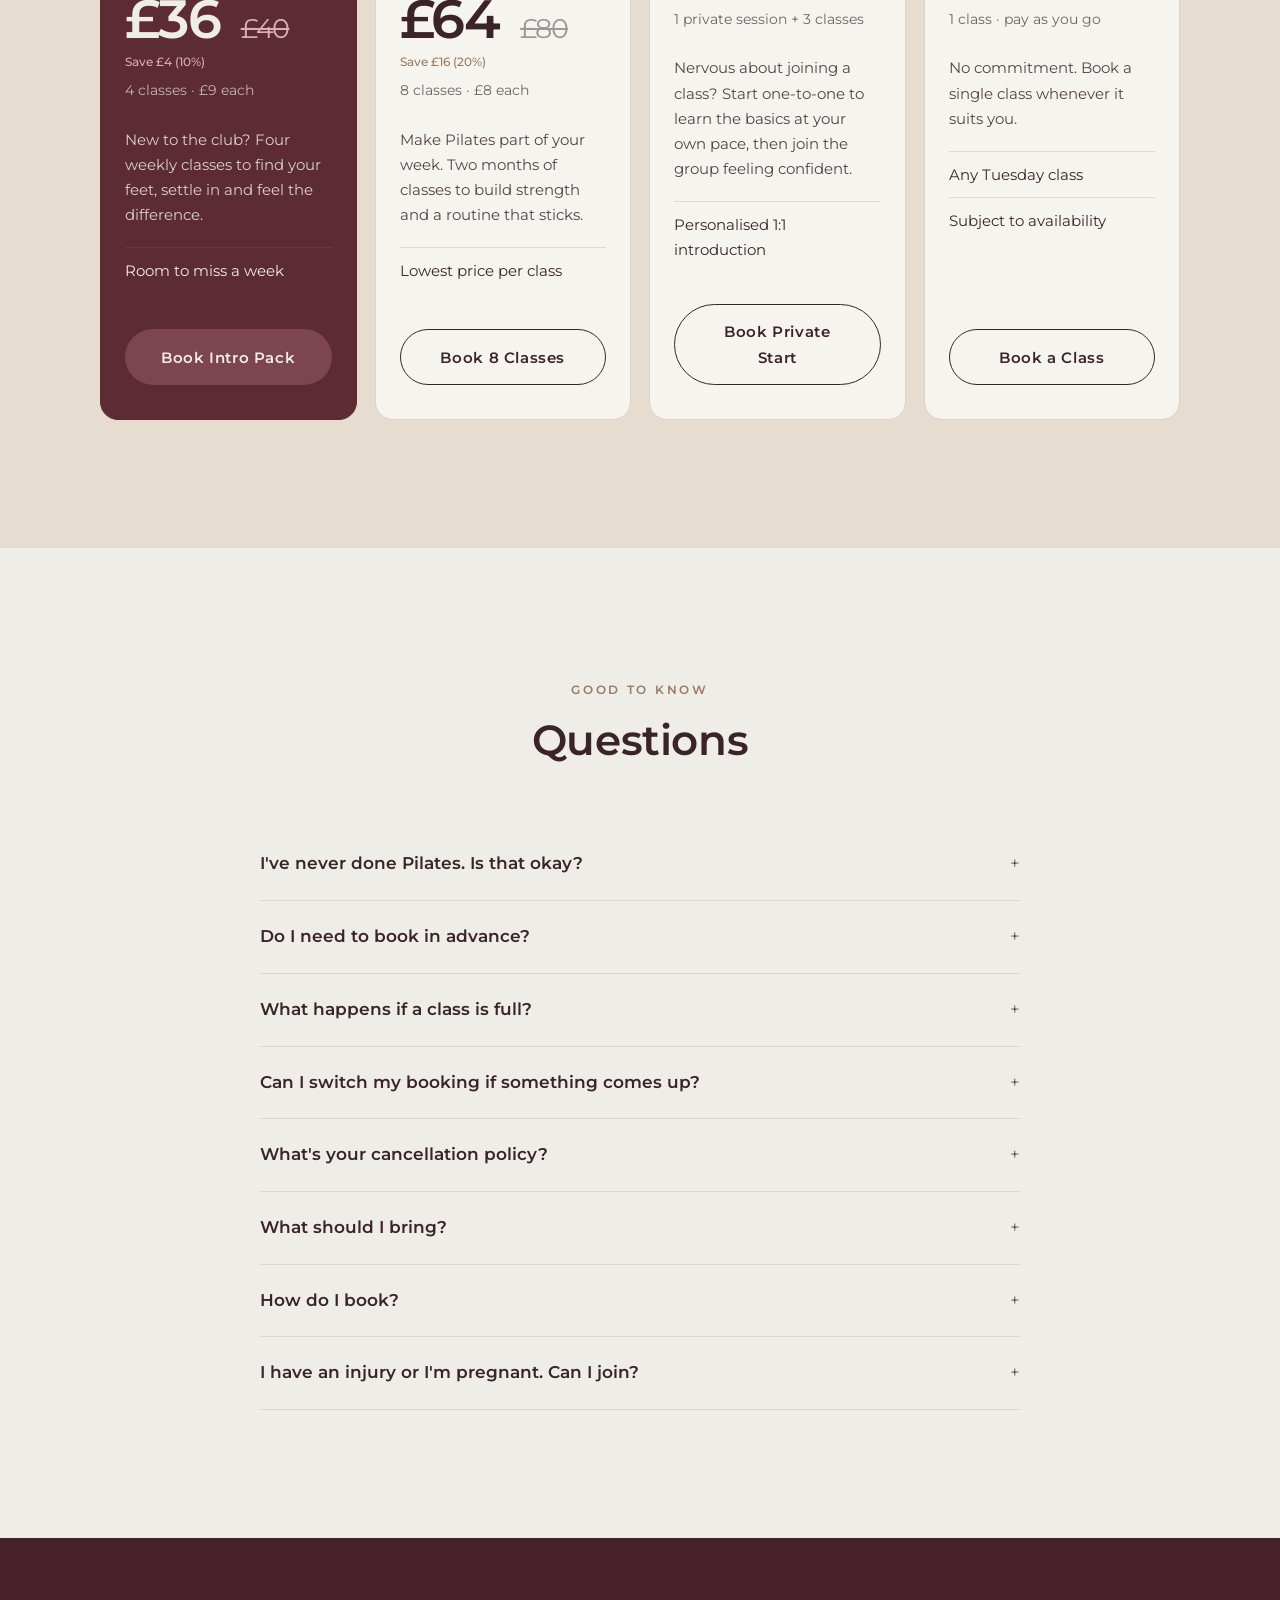
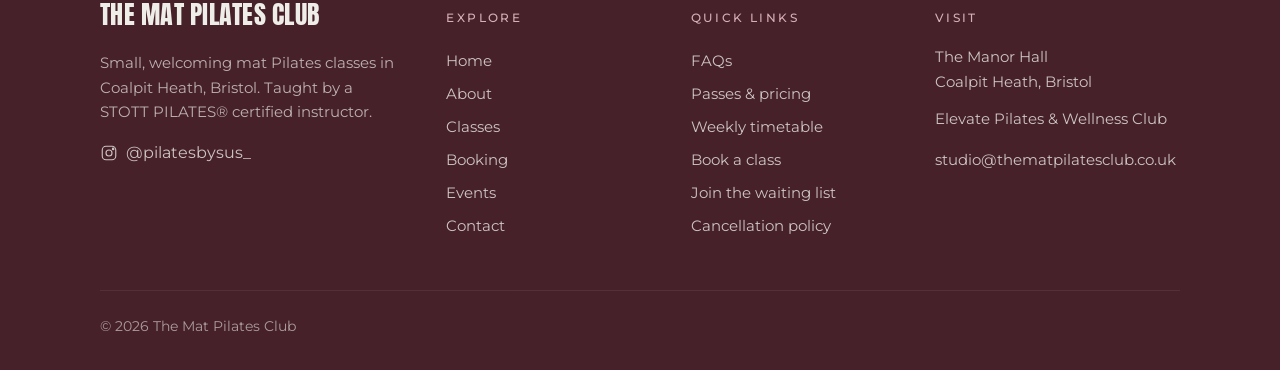
<file: classes.html>
<!doctype html>
<html lang="en">
<head>
  <meta charset="utf-8">
  <meta name="viewport" content="width=device-width, initial-scale=1">
  <title>Classes | The Mat Pilates Club</title>
  <meta name="description" content="45-minute mixed ability mat Pilates, Tuesdays 7:30pm at The Manor Hall, Coalpit Heath. Autumn intro offer: 4 classes for £36.">
  <link rel="preconnect" href="https://fonts.googleapis.com">
  <link rel="preconnect" href="https://fonts.gstatic.com" crossorigin>
  <link href="https://fonts.googleapis.com/css2?family=Montserrat:ital,wght@0,400;0,500;0,600;0,700;1,500&family=Anton&display=swap" rel="stylesheet">
  <link rel="icon" href="assets/logo/favicon.svg" type="image/svg+xml">
  <link rel="stylesheet" href="css/styles.css">
  <script src="js/palette.js"></script>
</head>
<body class="has-banner">
  <a href="index.html#offer" class="banner">
    <strong>Autumn Intro Offer</strong>
    <span class="banner__sep">|</span>
    <span>4 classes <s class="banner__was">£40</s> <b>£36</b></span>
    <span class="banner__save">Save 10%</span>
    <span class="banner__cta">Claim offer →</span>
  </a>

  <header class="site-header site-header--solid">
    <div class="container">
      <a href="index.html" class="logo" aria-label="The Mat Pilates Club home"><svg class="logo__mark" viewBox="0 0 64 64" aria-hidden="true"><line x1="6" y1="55" x2="58" y2="55" stroke="currentColor" stroke-width="2.6" stroke-linecap="round"/><g fill="none" stroke="var(--clay)" stroke-linecap="round" stroke-linejoin="round"><path d="M27 52.2 C20 46.5 17.5 39 19.5 30.5" stroke-width="3.8"/><path d="M27 52.2 L54.5 31" stroke-width="3.8"/><path d="M21 32 L40.5 18" stroke-width="2.7"/></g><circle cx="17.5" cy="21.5" r="4.6" fill="var(--clay)"/></svg><span class="logo__text">The Mat<span>Pilates Club</span></span></a>
      <button class="nav-toggle" aria-label="Open menu" aria-expanded="false">
        <span></span><span></span><span></span>
      </button>
      <nav class="nav">
        <a href="index.html">Home</a>
        <a href="about.html">About</a>
        <a href="classes.html" aria-current="page">Classes</a>
        <a href="schedule.html">Booking</a>
        <a href="events.html">Events</a>
        <a href="contact.html">Contact</a>
        <a href="index.html#passes" class="btn btn--primary">Get a Trial Pass</a>
      </nav>
    </div>
  </header>

  <main>

    <section class="page-hero">
      <div class="container">
        <span class="eyebrow">Classes</span>
        <h1>Find your flow</h1>
        <p>Small, welcoming mat Pilates classes for every body and every level. No contracts, no joining fees.</p>
      </div>
    </section>

    <!-- Class types --------------------------------------------------- -->
    <section class="section">
      <div class="container">
        <div class="section-head reveal expect">
          <span class="eyebrow">What to expect</span>
          <h2>Susie's classes</h2>
          <p>
            Expect intentional teaching that leaves you feeling challenged, and definitely feeling the burn!
            We'll explore lots of layers and progressions while always staying grounded in the classical
            Pilates principles, helping you build strength, progress with confidence and feel more connected
            to your body. We'll move to thoughtfully curated playlists to keep you flowing and leave you
            feeling good!
          </p>
        </div>

        <div class="class-feature reveal">
          <div>
            <span class="eyebrow">Tuesdays</span>
            <h2>Mixed Ability Mat Pilates</h2>
            <p>
              A 45-minute mixed ability mat Pilates class designed to leave you feeling stronger and more
              connected to your body.
            </p>
            <p>
              Expect an intentional full-body flow with a strong focus on control, breath and precision.
              A chance to move well and leave feeling good.
            </p>
            <a href="https://bookwhen.com/thematpilatesclub" class="btn btn--primary">Book a Class</a>
          </div>
          <dl class="class-facts">
            <div><dt>When</dt><dd>Tuesdays, 7:30pm – 8:15pm</dd></div>
            <div><dt>Where</dt><dd>The Manor Hall, Coalpit Heath</dd></div>
            <div><dt>Length</dt><dd>45 minutes</dd></div>
            <div><dt>Level</dt><dd>Mixed ability, all welcome</dd></div>
            <div><dt>Bring</dt><dd>Just water! Mats are included</dd></div>
          </dl>
        </div>

        <!-- Hot Mat Flow at Elevate: description is a placeholder until Susie confirms the wording -->
        <div class="class-feature class-feature--second reveal">
          <div>
            <span class="eyebrow">Thursdays · at Elevate</span>
            <h2>Hot Mat Flow</h2>
            <p>
              A 50-minute flowing mat Pilates class in a heated studio, taught by Susie at
              Elevate Pilates &amp; Wellness Club.
            </p>
            <p>
              Expect a dynamic full-body flow that builds strength, mobility and control, with the
              warmth helping you move deeper and leave feeling energised.
            </p>
            <p class="class-note">
              This class is booked and paid for through Elevate's own booking page. The Mat Pilates Club
              passes are for Tuesday classes only.
            </p>
            <a href="https://momence.com/u/elevate-pilates-and-wellness-club-INvK0q" target="_blank" rel="noopener" class="btn btn--primary">Book on Elevate ↗</a>
          </div>
          <dl class="class-facts">
            <div><dt>When</dt><dd>Thursdays, 6:30pm – 7:20pm</dd></div>
            <div><dt>Where</dt><dd>Elevate Pilates &amp; Wellness Club</dd></div>
            <div><dt>Length</dt><dd>50 minutes</dd></div>
            <div><dt>Style</dt><dd>Heated mat Pilates flow</dd></div>
            <div><dt>Booking</dt><dd>Through Elevate</dd></div>
          </dl>
        </div>

        <!-- Hot Mat Challenge at Elevate (description from Elevate's class listing) -->
        <div class="class-feature class-feature--second reveal">
          <div>
            <span class="eyebrow">Thursdays · at Elevate · straight after Hot Mat Flow</span>
            <h2>Hot Mat Challenge</h2>
            <p>
              An intermediate hot mat class using infrared heaters, which warm your muscles directly to boost
              flexibility and circulation while you work. Expect a challenging full-body workout focused on
              core strength, stability and powerful, strength-based movements.
            </p>
            <p>
              Faster movements raise the intensity while you keep control and flow, building on the
              fundamentals you know. Equipment will often be used to take your workout further.
            </p>
            <p class="class-note">
              <strong>Good to know:</strong> a hot mat towel is included, socks must be worn at all times, and
              please arrive 5 minutes early, as the door is locked once class starts. If you ever feel unwell,
              dizzy or nauseous, stop, leave the room and let your instructor know straight away.
              Booked through Elevate.
            </p>
            <a href="https://momence.com/u/elevate-pilates-and-wellness-club-INvK0q" target="_blank" rel="noopener" class="btn btn--primary">Book on Elevate ↗</a>
          </div>
          <dl class="class-facts">
            <div><dt>When</dt><dd>Thursdays, 7:30pm – 8:20pm</dd></div>
            <div><dt>Where</dt><dd>Elevate Pilates &amp; Wellness Club</dd></div>
            <div><dt>Length</dt><dd>50 minutes</dd></div>
            <div><dt>Level</dt><dd>Intermediate</dd></div>
            <div><dt>Included</dt><dd>Hot mat towel · wear socks</dd></div>
            <div><dt>Booking</dt><dd>Through Elevate</dd></div>
          </dl>
        </div>
      </div>
    </section>

    <!-- Passes -------------------------------------------------------- -->
    <section class="section section--sand" id="passes">
      <div class="container">
        <div class="section-head reveal">
          <span class="eyebrow">Passes</span>
          <h2>Find your way in</h2>
          <p>Pick the pass that suits you, then book your Tuesday classes. Thursday hot classes at Elevate are booked through Elevate.</p>
        </div>

        <!-- PASSES (index.html has the same passes with homepage-specific wording) -->
        <div class="pricing pricing--four">
          <article class="price-card price-card--featured reveal">
            <span class="price-card__badge">Autumn intro offer</span>
            <h3>Intro Pack</h3>
            <div class="price-card__price">£36 <s class="price-was">£40</s></div>
            <div class="price-save">Save £4 (10%)</div>
            <div class="price-card__per">4 classes · £9 each</div>
            <p class="price-card__note">New to the club? Four weekly classes to find your feet, settle in and feel the difference.</p>
            <ul>
              <li>Room to miss a week</li>
            </ul>
            <a href="https://bookwhen.com/thematpilatesclub" class="btn btn--primary">Book Intro Pack</a>
          </article>

          <article class="price-card reveal">
            <span class="price-card__badge price-card__badge--soft">Best value</span>
            <h3>8 Class Pack</h3>
            <div class="price-card__price">£64 <s class="price-was">£80</s></div>
            <div class="price-save">Save £16 (20%)</div>
            <div class="price-card__per">8 classes · £8 each</div>
            <p class="price-card__note">Make Pilates part of your week. Two months of classes to build strength and a routine that sticks.</p>
            <ul>
              <li>Lowest price per class</li>
            </ul>
            <a href="https://bookwhen.com/thematpilatesclub" class="btn btn--outline">Book 8 Classes</a>
          </article>

          <article class="price-card reveal">
            <h3>Private Start Pack</h3>
            <div class="price-card__price">£65</div>
            <div class="price-card__per">1 private session + 3 classes</div>
            <p class="price-card__note">Nervous about joining a class? Start one-to-one to learn the basics at your own pace, then join the group feeling confident.</p>
            <ul>
              <li>Personalised 1:1 introduction</li>
            </ul>
            <a href="https://bookwhen.com/thematpilatesclub" class="btn btn--outline">Book Private Start</a>
          </article>

          <article class="price-card reveal">
            <h3>Single Class</h3>
            <div class="price-card__price">£10</div>
            <div class="price-card__per">1 class · pay as you go</div>
            <p class="price-card__note">No commitment. Book a single class whenever it suits you.</p>
            <ul>
              <li>Any Tuesday class</li>
              <li>Subject to availability</li>
            </ul>
            <a href="https://bookwhen.com/thematpilatesclub" class="btn btn--outline">Book a Class</a>
          </article>
        </div>
      </div>
    </section>

    <!-- FAQ ----------------------------------------------------------- -->
    <section class="section" id="faq">
      <div class="container">
        <div class="section-head reveal">
          <span class="eyebrow">Good to know</span>
          <h2>Questions</h2>
        </div>
        <div class="faq reveal">
          <details>
            <summary>I've never done Pilates. Is that okay?</summary>
            <p>Absolutely. Every class includes options for beginners, and the Intro Pack is designed for exactly this. If you'd like a gentler start, the Private Start Pack begins with a one-to-one session.</p>
          </details>
          <details>
            <summary>Do I need to book in advance?</summary>
            <p>Yes, please book ahead. Classes are kept small, so spaces are limited and often fill up. You can see upcoming classes and book on the <a href="schedule.html">Booking</a> page.</p>
          </details>
          <details>
            <summary>What happens if a class is full?</summary>
            <p><a href="contact.html?pass=waitlist">Join the waiting list</a> and we'll contact you straight away if a space opens up. Spaces go to the waiting list in the order people joined.</p>
          </details>
          <details>
            <summary>Can I switch my booking if something comes up?</summary>
            <p>Of course. Just message us on Instagram or by email at least 24 hours before your class and we'll move you to another class at no cost.</p>
          </details>
          <details id="faq-cancellation">
            <summary>What's your cancellation policy?</summary>
            <p>Cancel at least 24 hours before your class and it goes straight back onto your pack. Late cancellations and no-shows count as a used class, as that space could have gone to someone on the waiting list.</p>
          </details>
          <details>
            <summary>What should I bring?</summary>
            <p>Just water! Mats are included. Wear comfortable clothes you can move in.</p>
          </details>
          <details>
            <summary>How do I book?</summary>
            <p>Tap any <strong>Book</strong> button or head to the <a href="schedule.html">Booking</a> page. Bookings and payments are handled securely through Bookwhen and take less than a minute.</p>
          </details>
          <details>
            <summary>I have an injury or I'm pregnant. Can I join?</summary>
            <p>Please get in touch before your first class so exercises can be adapted for you safely.</p>
          </details>
        </div>
      </div>
    </section>

  </main>

  <footer class="site-footer">
    <div class="container">
      <div class="footer-cols">
        <div class="footer-brand">
          <a href="index.html" class="logo" aria-label="The Mat Pilates Club home"><svg class="logo__mark" viewBox="0 0 64 64" aria-hidden="true"><line x1="6" y1="55" x2="58" y2="55" stroke="currentColor" stroke-width="2.6" stroke-linecap="round"/><g fill="none" stroke="var(--clay)" stroke-linecap="round" stroke-linejoin="round"><path d="M27 52.2 C20 46.5 17.5 39 19.5 30.5" stroke-width="3.8"/><path d="M27 52.2 L54.5 31" stroke-width="3.8"/><path d="M21 32 L40.5 18" stroke-width="2.7"/></g><circle cx="17.5" cy="21.5" r="4.6" fill="var(--clay)"/></svg><span class="logo__text">The Mat<span>Pilates Club</span></span></a>
          <p>Small, welcoming mat Pilates classes in Coalpit Heath, Bristol. Taught by a STOTT PILATES® certified instructor.</p>
          <a href="https://www.instagram.com/pilatesbysus_/" target="_blank" rel="noopener" class="footer-insta">
            <svg viewBox="0 0 24 24" fill="none" stroke="currentColor" stroke-width="1.5"><rect x="3" y="3" width="18" height="18" rx="5"/><circle cx="12" cy="12" r="4"/><circle cx="17.5" cy="6.5" r="1" fill="currentColor"/></svg>
            @pilatesbysus_
          </a>
        </div>

        <nav class="footer-col" aria-label="Pages">
          <h4>Explore</h4>
          <a href="index.html">Home</a>
          <a href="about.html">About</a>
          <a href="classes.html">Classes</a>
          <a href="schedule.html">Booking</a>
          <a href="events.html">Events</a>
          <a href="contact.html">Contact</a>
        </nav>

        <nav class="footer-col" aria-label="Quick links">
          <h4>Quick links</h4>
          <a href="classes.html#faq">FAQs</a>
          <a href="index.html#passes">Passes &amp; pricing</a>
          <a href="index.html#schedule">Weekly timetable</a>
          <a href="https://bookwhen.com/thematpilatesclub">Book a class</a>
          <a href="contact.html?pass=waitlist">Join the waiting list</a>
          <a href="classes.html#faq-cancellation">Cancellation policy</a>
        </nav>

        <div class="footer-col">
          <h4>Visit</h4>
          <p>The Manor Hall<br>Coalpit Heath, Bristol</p>
          <p>Elevate Pilates &amp; Wellness Club</p>
          <a href="mailto:studio@thematpilatesclub.co.uk">studio@thematpilatesclub.co.uk</a>
        </div>
      </div>
      <div class="footer-bottom">© <span data-year></span> The Mat Pilates Club</div>
    </div>
  </footer>

  <script src="js/main.js"></script>
</body>
</html>
</file>
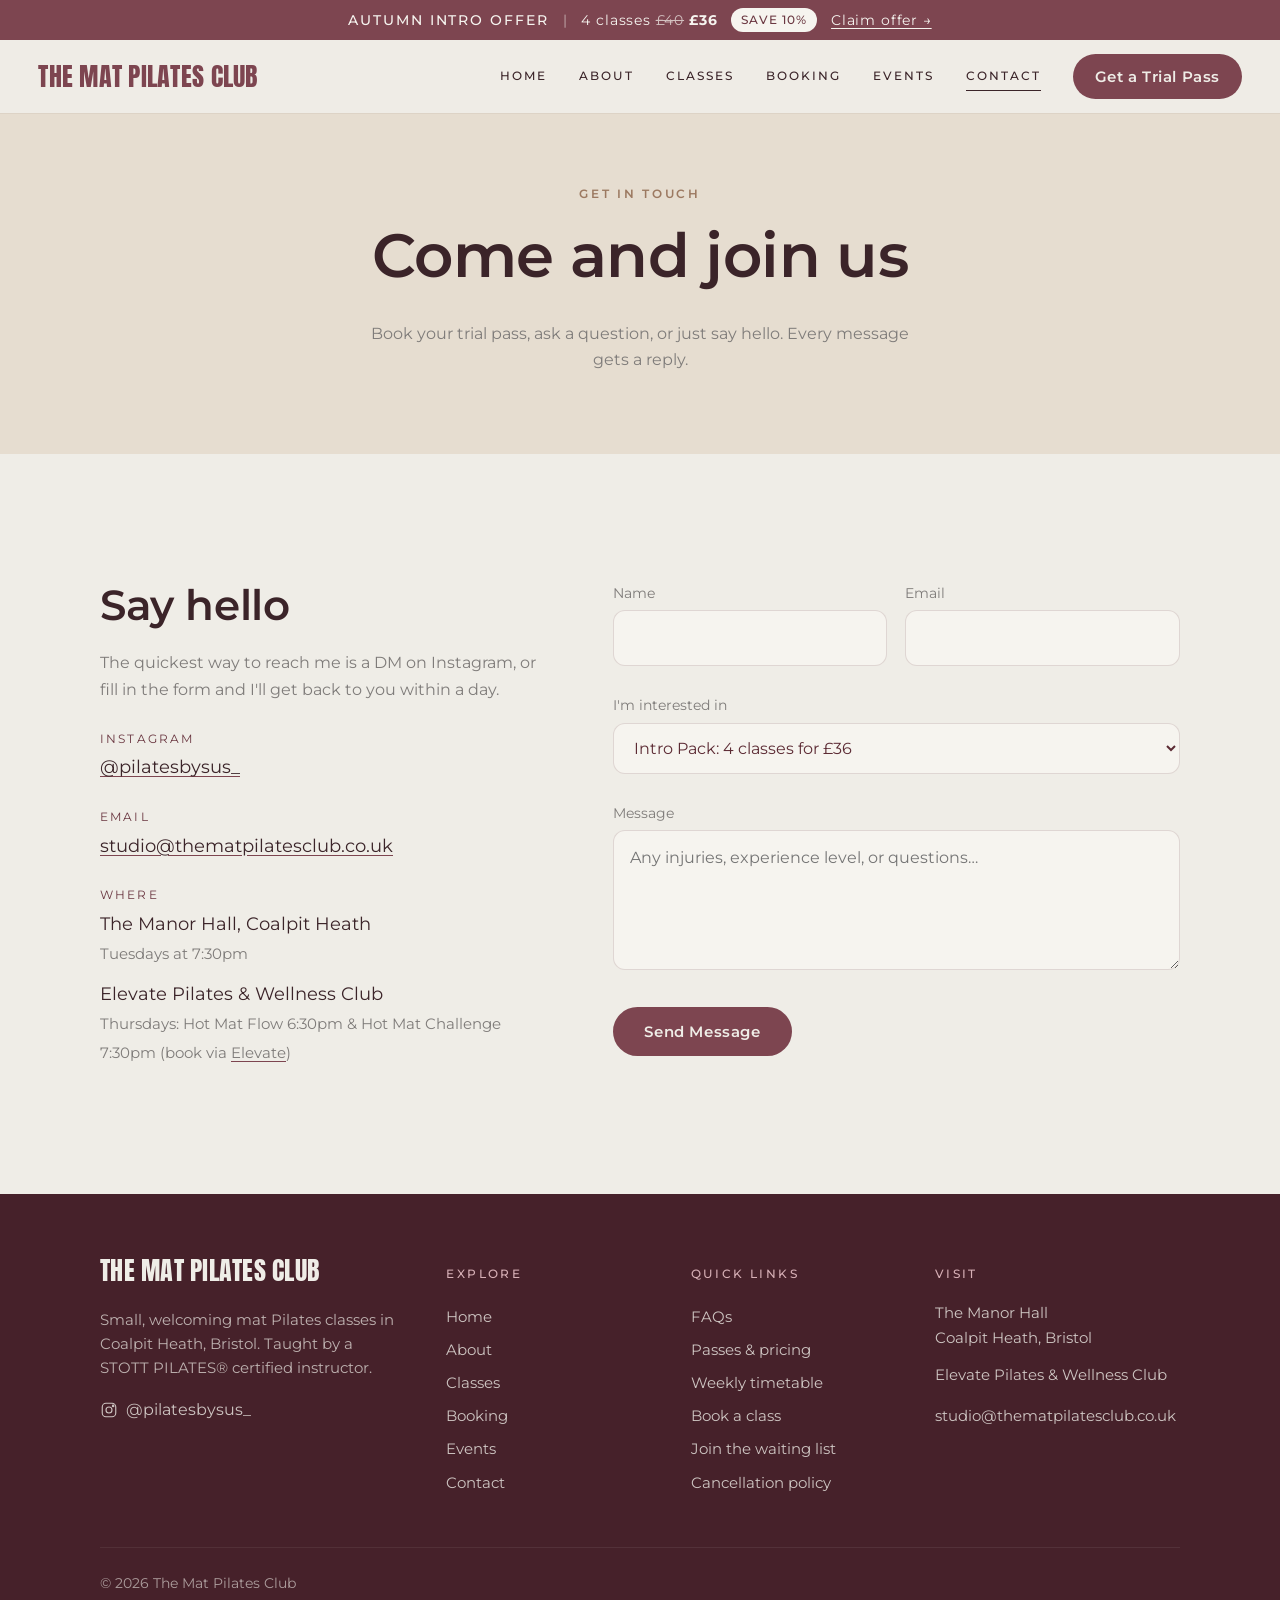
<file: contact.html>
<!doctype html>
<html lang="en">
<head>
  <meta charset="utf-8">
  <meta name="viewport" content="width=device-width, initial-scale=1">
  <title>Contact | The Mat Pilates Club</title>
  <meta name="description" content="Book a trial pass or get in touch with The Mat Pilates Club.">
  <link rel="preconnect" href="https://fonts.googleapis.com">
  <link rel="preconnect" href="https://fonts.gstatic.com" crossorigin>
  <link href="https://fonts.googleapis.com/css2?family=Montserrat:ital,wght@0,400;0,500;0,600;0,700;1,500&family=Anton&display=swap" rel="stylesheet">
  <link rel="icon" href="assets/logo/favicon.svg" type="image/svg+xml">
  <link rel="stylesheet" href="css/styles.css">
  <script src="js/palette.js"></script>
</head>
<body class="has-banner">
  <a href="index.html#offer" class="banner">
    <strong>Autumn Intro Offer</strong>
    <span class="banner__sep">|</span>
    <span>4 classes <s class="banner__was">£40</s> <b>£36</b></span>
    <span class="banner__save">Save 10%</span>
    <span class="banner__cta">Claim offer →</span>
  </a>

  <header class="site-header site-header--solid">
    <div class="container">
      <a href="index.html" class="logo" aria-label="The Mat Pilates Club home"><svg class="logo__mark" viewBox="0 0 64 64" aria-hidden="true"><line x1="6" y1="55" x2="58" y2="55" stroke="currentColor" stroke-width="2.6" stroke-linecap="round"/><g fill="none" stroke="var(--clay)" stroke-linecap="round" stroke-linejoin="round"><path d="M27 52.2 C20 46.5 17.5 39 19.5 30.5" stroke-width="3.8"/><path d="M27 52.2 L54.5 31" stroke-width="3.8"/><path d="M21 32 L40.5 18" stroke-width="2.7"/></g><circle cx="17.5" cy="21.5" r="4.6" fill="var(--clay)"/></svg><span class="logo__text">The Mat<span>Pilates Club</span></span></a>
      <button class="nav-toggle" aria-label="Open menu" aria-expanded="false">
        <span></span><span></span><span></span>
      </button>
      <nav class="nav">
        <a href="index.html">Home</a>
        <a href="about.html">About</a>
        <a href="classes.html">Classes</a>
        <a href="schedule.html">Booking</a>
        <a href="events.html">Events</a>
        <a href="contact.html" aria-current="page">Contact</a>
        <a href="index.html#passes" class="btn btn--primary">Get a Trial Pass</a>
      </nav>
    </div>
  </header>

  <main>

    <section class="page-hero">
      <div class="container">
        <span class="eyebrow">Get in touch</span>
        <h1>Come and join us</h1>
        <p>Book your trial pass, ask a question, or just say hello. Every message gets a reply.</p>
      </div>
    </section>

    <section class="section">
      <div class="container contact-grid">

        <div class="contact-info reveal">
          <h2>Say hello</h2>
          <p style="color: var(--ink-soft);">The quickest way to reach me is a DM on Instagram, or fill in the form and I'll get back to you within a day.</p>
          <dl>
            <dt>Instagram</dt>
            <dd><a href="https://www.instagram.com/pilatesbysus_/" target="_blank" rel="noopener">@pilatesbysus_</a></dd>
            <dt>Email</dt>
            <dd><a href="mailto:studio@thematpilatesclub.co.uk">studio@thematpilatesclub.co.uk</a></dd>
            <dt>Where</dt>
            <dd>The Manor Hall, Coalpit Heath<br><span style="color: var(--ink-soft); font-size: .95rem;">Tuesdays at 7:30pm</span></dd>
            <dd style="margin-top: 12px;">Elevate Pilates &amp; Wellness Club<br><span style="color: var(--ink-soft); font-size: .95rem;">Thursdays: Hot Mat Flow 6:30pm &amp; Hot Mat Challenge 7:30pm (book via <a href="https://momence.com/u/elevate-pilates-and-wellness-club-INvK0q" target="_blank" rel="noopener">Elevate</a>)</span></dd>
          </dl>
        </div>

        <!--
          Enquiries are emailed to studio@thematpilatesclub.co.uk via Web3Forms (web3forms.com, free).
          SETUP: once the mailbox works, get an access key at web3forms.com using that email address
          and paste it into data-access-key below. Until then, "Send" opens the visitor's email app instead.
        -->
        <form class="form contact-form reveal" data-access-key="" data-to="studio@thematpilatesclub.co.uk">
          <div class="form__row">
            <div>
              <label for="name">Name</label>
              <input id="name" name="name" type="text" autocomplete="name" required>
            </div>
            <div>
              <label for="email">Email</label>
              <input id="email" name="email" type="email" autocomplete="email" required>
            </div>
          </div>
          <div>
            <label for="pass">I'm interested in</label>
            <select id="pass" name="pass">
              <option value="intro-4">Intro Pack: 4 classes for £36</option>
              <option value="pack-8">8 Class Pack: £64</option>
              <option value="private-intro">Private Start Pack: 1 private + 3 classes for £65</option>
              <option value="single">Single class: £10</option>
              <option value="waitlist">Joining a waiting list</option>
              <option value="events">Events: register interest</option>
              <option value="other">Just a question</option>
            </select>
          </div>
          <div>
            <label for="message">Message</label>
            <textarea id="message" name="message" placeholder="Any injuries, experience level, or questions…"></textarea>
          </div>
          <!-- Spam trap: hidden from people, bots fill it in -->
          <input type="checkbox" name="botcheck" class="form__trap" tabindex="-1" autocomplete="off" aria-hidden="true">
          <div>
            <button type="submit" class="btn btn--primary">Send Message</button>
          </div>
          <p class="form__error" role="alert"></p>
          <p class="form__success" role="status">Thank you! Your message is on its way. I'll be in touch soon.</p>
        </form>

      </div>
    </section>

  </main>

  <footer class="site-footer">
    <div class="container">
      <div class="footer-cols">
        <div class="footer-brand">
          <a href="index.html" class="logo" aria-label="The Mat Pilates Club home"><svg class="logo__mark" viewBox="0 0 64 64" aria-hidden="true"><line x1="6" y1="55" x2="58" y2="55" stroke="currentColor" stroke-width="2.6" stroke-linecap="round"/><g fill="none" stroke="var(--clay)" stroke-linecap="round" stroke-linejoin="round"><path d="M27 52.2 C20 46.5 17.5 39 19.5 30.5" stroke-width="3.8"/><path d="M27 52.2 L54.5 31" stroke-width="3.8"/><path d="M21 32 L40.5 18" stroke-width="2.7"/></g><circle cx="17.5" cy="21.5" r="4.6" fill="var(--clay)"/></svg><span class="logo__text">The Mat<span>Pilates Club</span></span></a>
          <p>Small, welcoming mat Pilates classes in Coalpit Heath, Bristol. Taught by a STOTT PILATES® certified instructor.</p>
          <a href="https://www.instagram.com/pilatesbysus_/" target="_blank" rel="noopener" class="footer-insta">
            <svg viewBox="0 0 24 24" fill="none" stroke="currentColor" stroke-width="1.5"><rect x="3" y="3" width="18" height="18" rx="5"/><circle cx="12" cy="12" r="4"/><circle cx="17.5" cy="6.5" r="1" fill="currentColor"/></svg>
            @pilatesbysus_
          </a>
        </div>

        <nav class="footer-col" aria-label="Pages">
          <h4>Explore</h4>
          <a href="index.html">Home</a>
          <a href="about.html">About</a>
          <a href="classes.html">Classes</a>
          <a href="schedule.html">Booking</a>
          <a href="events.html">Events</a>
          <a href="contact.html">Contact</a>
        </nav>

        <nav class="footer-col" aria-label="Quick links">
          <h4>Quick links</h4>
          <a href="classes.html#faq">FAQs</a>
          <a href="index.html#passes">Passes &amp; pricing</a>
          <a href="index.html#schedule">Weekly timetable</a>
          <a href="https://bookwhen.com/thematpilatesclub">Book a class</a>
          <a href="contact.html?pass=waitlist">Join the waiting list</a>
          <a href="classes.html#faq-cancellation">Cancellation policy</a>
        </nav>

        <div class="footer-col">
          <h4>Visit</h4>
          <p>The Manor Hall<br>Coalpit Heath, Bristol</p>
          <p>Elevate Pilates &amp; Wellness Club</p>
          <a href="mailto:studio@thematpilatesclub.co.uk">studio@thematpilatesclub.co.uk</a>
        </div>
      </div>
      <div class="footer-bottom">© <span data-year></span> The Mat Pilates Club</div>
    </div>
  </footer>

  <script src="js/main.js"></script>
</body>
</html>
</file>
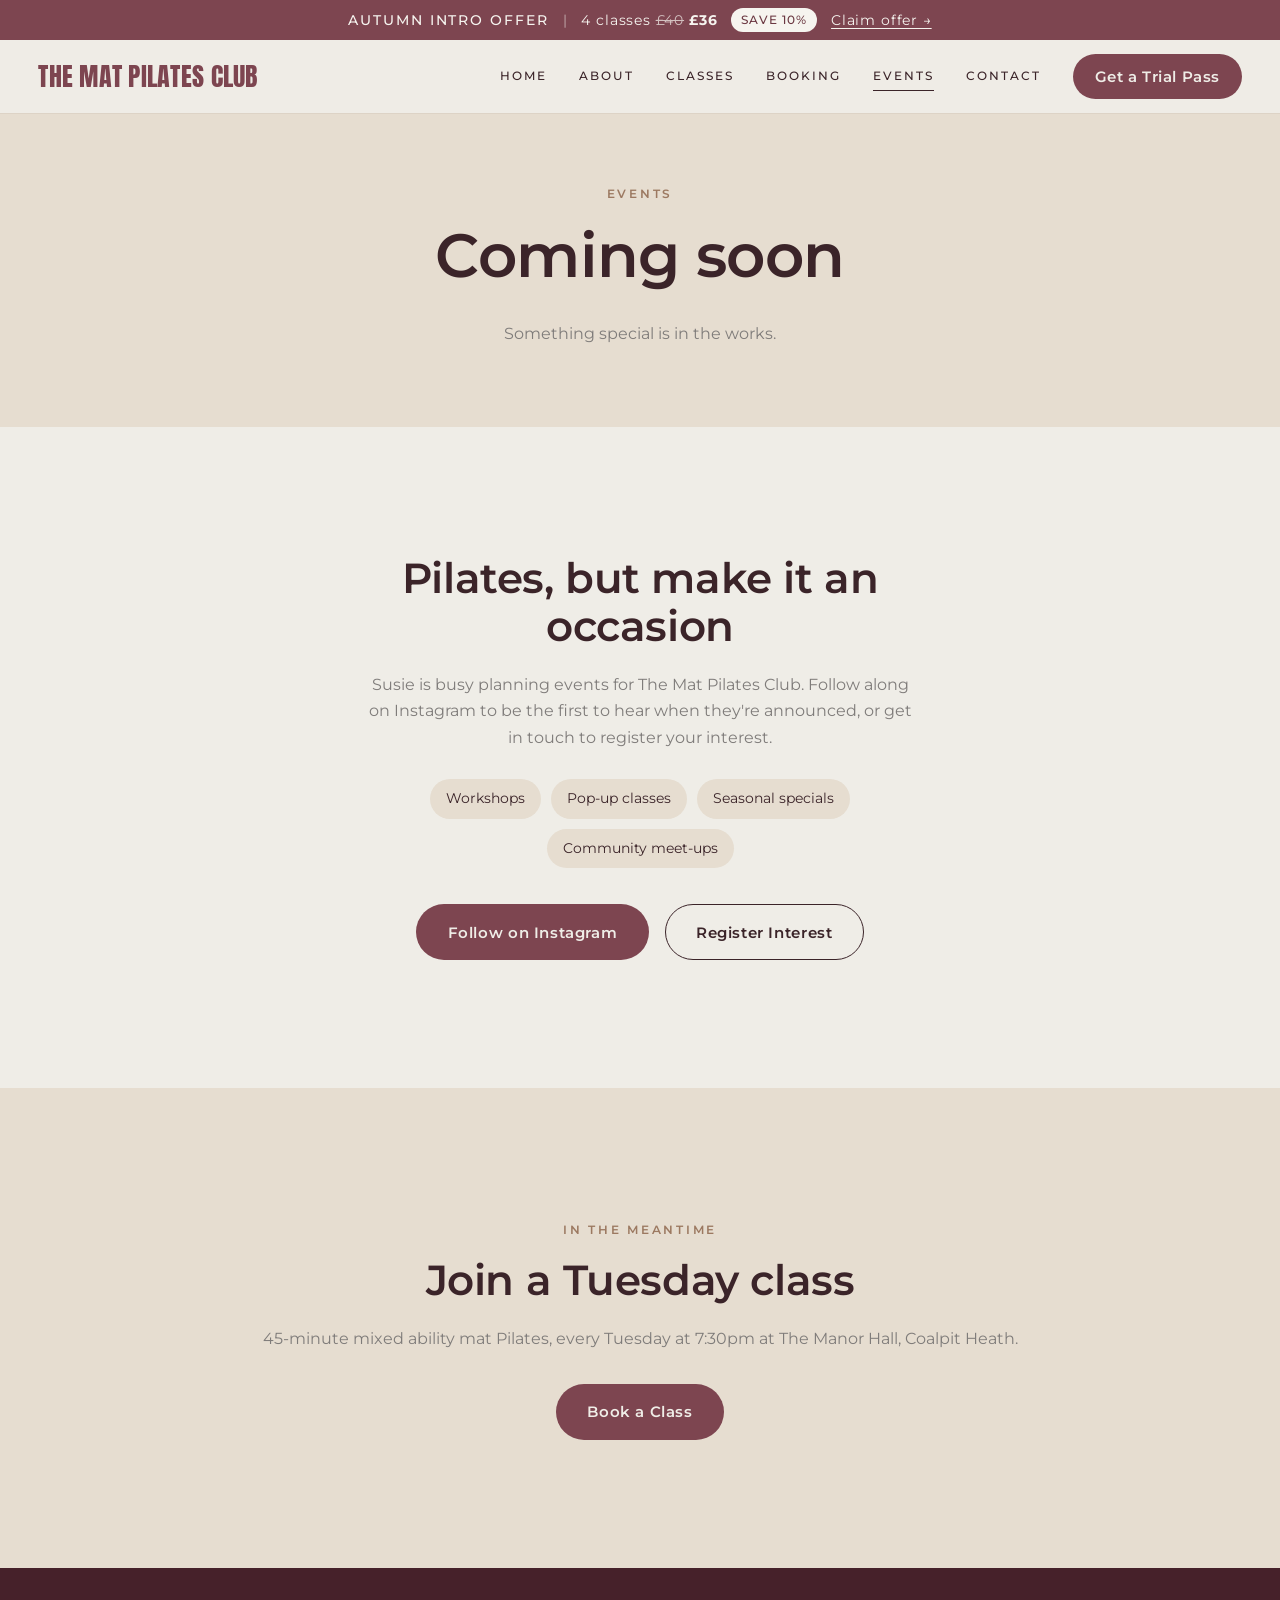
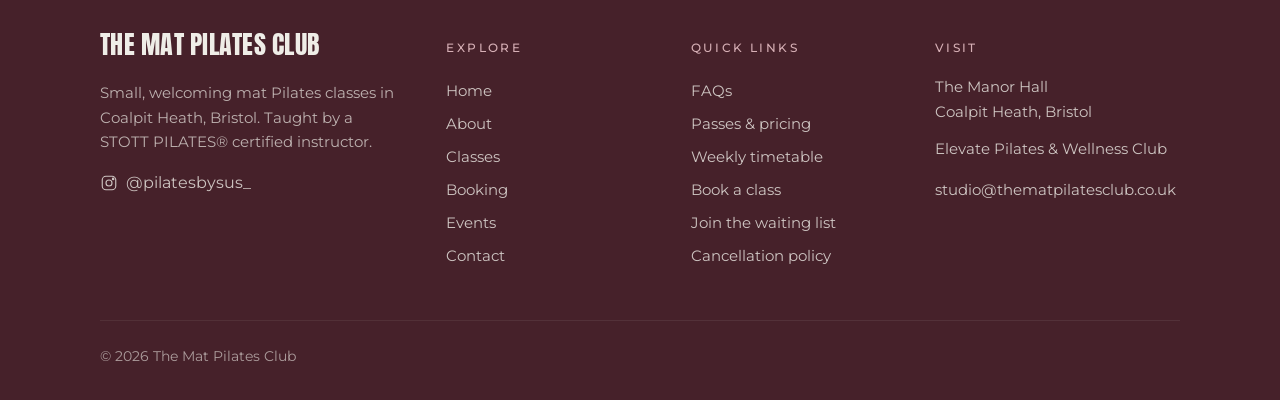
<file: events.html>
<!doctype html>
<html lang="en">
<head>
  <meta charset="utf-8">
  <meta name="viewport" content="width=device-width, initial-scale=1">
  <title>Events | The Mat Pilates Club</title>
  <meta name="description" content="Pilates events from The Mat Pilates Club are coming soon.">
  <link rel="preconnect" href="https://fonts.googleapis.com">
  <link rel="preconnect" href="https://fonts.gstatic.com" crossorigin>
  <link href="https://fonts.googleapis.com/css2?family=Montserrat:ital,wght@0,400;0,500;0,600;0,700;1,500&family=Anton&display=swap" rel="stylesheet">
  <link rel="icon" href="assets/logo/favicon.svg" type="image/svg+xml">
  <link rel="stylesheet" href="css/styles.css">
  <script src="js/palette.js"></script>
</head>
<body class="has-banner">
  <a href="index.html#offer" class="banner">
    <strong>Autumn Intro Offer</strong>
    <span class="banner__sep">|</span>
    <span>4 classes <s class="banner__was">£40</s> <b>£36</b></span>
    <span class="banner__save">Save 10%</span>
    <span class="banner__cta">Claim offer →</span>
  </a>

  <header class="site-header site-header--solid">
    <div class="container">
      <a href="index.html" class="logo" aria-label="The Mat Pilates Club home"><svg class="logo__mark" viewBox="0 0 64 64" aria-hidden="true"><line x1="6" y1="55" x2="58" y2="55" stroke="currentColor" stroke-width="2.6" stroke-linecap="round"/><g fill="none" stroke="var(--clay)" stroke-linecap="round" stroke-linejoin="round"><path d="M27 52.2 C20 46.5 17.5 39 19.5 30.5" stroke-width="3.8"/><path d="M27 52.2 L54.5 31" stroke-width="3.8"/><path d="M21 32 L40.5 18" stroke-width="2.7"/></g><circle cx="17.5" cy="21.5" r="4.6" fill="var(--clay)"/></svg><span class="logo__text">The Mat<span>Pilates Club</span></span></a>
      <button class="nav-toggle" aria-label="Open menu" aria-expanded="false">
        <span></span><span></span><span></span>
      </button>
      <nav class="nav">
        <a href="index.html">Home</a>
        <a href="about.html">About</a>
        <a href="classes.html">Classes</a>
        <a href="schedule.html">Booking</a>
        <a href="events.html" aria-current="page">Events</a>
        <a href="contact.html">Contact</a>
        <a href="index.html#passes" class="btn btn--primary">Get a Trial Pass</a>
      </nav>
    </div>
  </header>

  <main>

    <section class="page-hero">
      <div class="container">
        <span class="eyebrow">Events</span>
        <h1>Coming soon</h1>
        <p>Something special is in the works.</p>
      </div>
    </section>

    <section class="section">
      <div class="container coming-soon reveal">
        <h2>Pilates, but make it an occasion</h2>
        <p style="color: var(--ink-soft);">
          Susie is busy planning events for The Mat Pilates Club. Follow along on Instagram to be the
          first to hear when they're announced, or get in touch to register your interest.
        </p>
        <div class="coming-soon__ideas" aria-label="Ideas in the works">
          <span>Workshops</span>
          <span>Pop-up classes</span>
          <span>Seasonal specials</span>
          <span>Community meet-ups</span>
        </div>
        <div class="cta-row">
          <a href="https://www.instagram.com/pilatesbysus_/" target="_blank" rel="noopener" class="btn btn--primary">Follow on Instagram</a>
          <a href="contact.html?pass=events" class="btn btn--outline">Register Interest</a>
        </div>
      </div>
    </section>

    <section class="section section--sand">
      <div class="container center reveal">
        <span class="eyebrow">In the meantime</span>
        <h2>Join a Tuesday class</h2>
        <p style="color: var(--ink-soft); margin-bottom: 2rem;">45-minute mixed ability mat Pilates, every Tuesday at 7:30pm at The Manor Hall, Coalpit Heath.</p>
        <a href="https://bookwhen.com/thematpilatesclub" class="btn btn--primary">Book a Class</a>
      </div>
    </section>

  </main>

  <footer class="site-footer">
    <div class="container">
      <div class="footer-cols">
        <div class="footer-brand">
          <a href="index.html" class="logo" aria-label="The Mat Pilates Club home"><svg class="logo__mark" viewBox="0 0 64 64" aria-hidden="true"><line x1="6" y1="55" x2="58" y2="55" stroke="currentColor" stroke-width="2.6" stroke-linecap="round"/><g fill="none" stroke="var(--clay)" stroke-linecap="round" stroke-linejoin="round"><path d="M27 52.2 C20 46.5 17.5 39 19.5 30.5" stroke-width="3.8"/><path d="M27 52.2 L54.5 31" stroke-width="3.8"/><path d="M21 32 L40.5 18" stroke-width="2.7"/></g><circle cx="17.5" cy="21.5" r="4.6" fill="var(--clay)"/></svg><span class="logo__text">The Mat<span>Pilates Club</span></span></a>
          <p>Small, welcoming mat Pilates classes in Coalpit Heath, Bristol. Taught by a STOTT PILATES® certified instructor.</p>
          <a href="https://www.instagram.com/pilatesbysus_/" target="_blank" rel="noopener" class="footer-insta">
            <svg viewBox="0 0 24 24" fill="none" stroke="currentColor" stroke-width="1.5"><rect x="3" y="3" width="18" height="18" rx="5"/><circle cx="12" cy="12" r="4"/><circle cx="17.5" cy="6.5" r="1" fill="currentColor"/></svg>
            @pilatesbysus_
          </a>
        </div>

        <nav class="footer-col" aria-label="Pages">
          <h4>Explore</h4>
          <a href="index.html">Home</a>
          <a href="about.html">About</a>
          <a href="classes.html">Classes</a>
          <a href="schedule.html">Booking</a>
          <a href="events.html">Events</a>
          <a href="contact.html">Contact</a>
        </nav>

        <nav class="footer-col" aria-label="Quick links">
          <h4>Quick links</h4>
          <a href="classes.html#faq">FAQs</a>
          <a href="index.html#passes">Passes &amp; pricing</a>
          <a href="index.html#schedule">Weekly timetable</a>
          <a href="https://bookwhen.com/thematpilatesclub">Book a class</a>
          <a href="contact.html?pass=waitlist">Join the waiting list</a>
          <a href="classes.html#faq-cancellation">Cancellation policy</a>
        </nav>

        <div class="footer-col">
          <h4>Visit</h4>
          <p>The Manor Hall<br>Coalpit Heath, Bristol</p>
          <p>Elevate Pilates &amp; Wellness Club</p>
          <a href="mailto:studio@thematpilatesclub.co.uk">studio@thematpilatesclub.co.uk</a>
        </div>
      </div>
      <div class="footer-bottom">© <span data-year></span> The Mat Pilates Club</div>
    </div>
  </footer>

  <script src="js/main.js"></script>
</body>
</html>
</file>
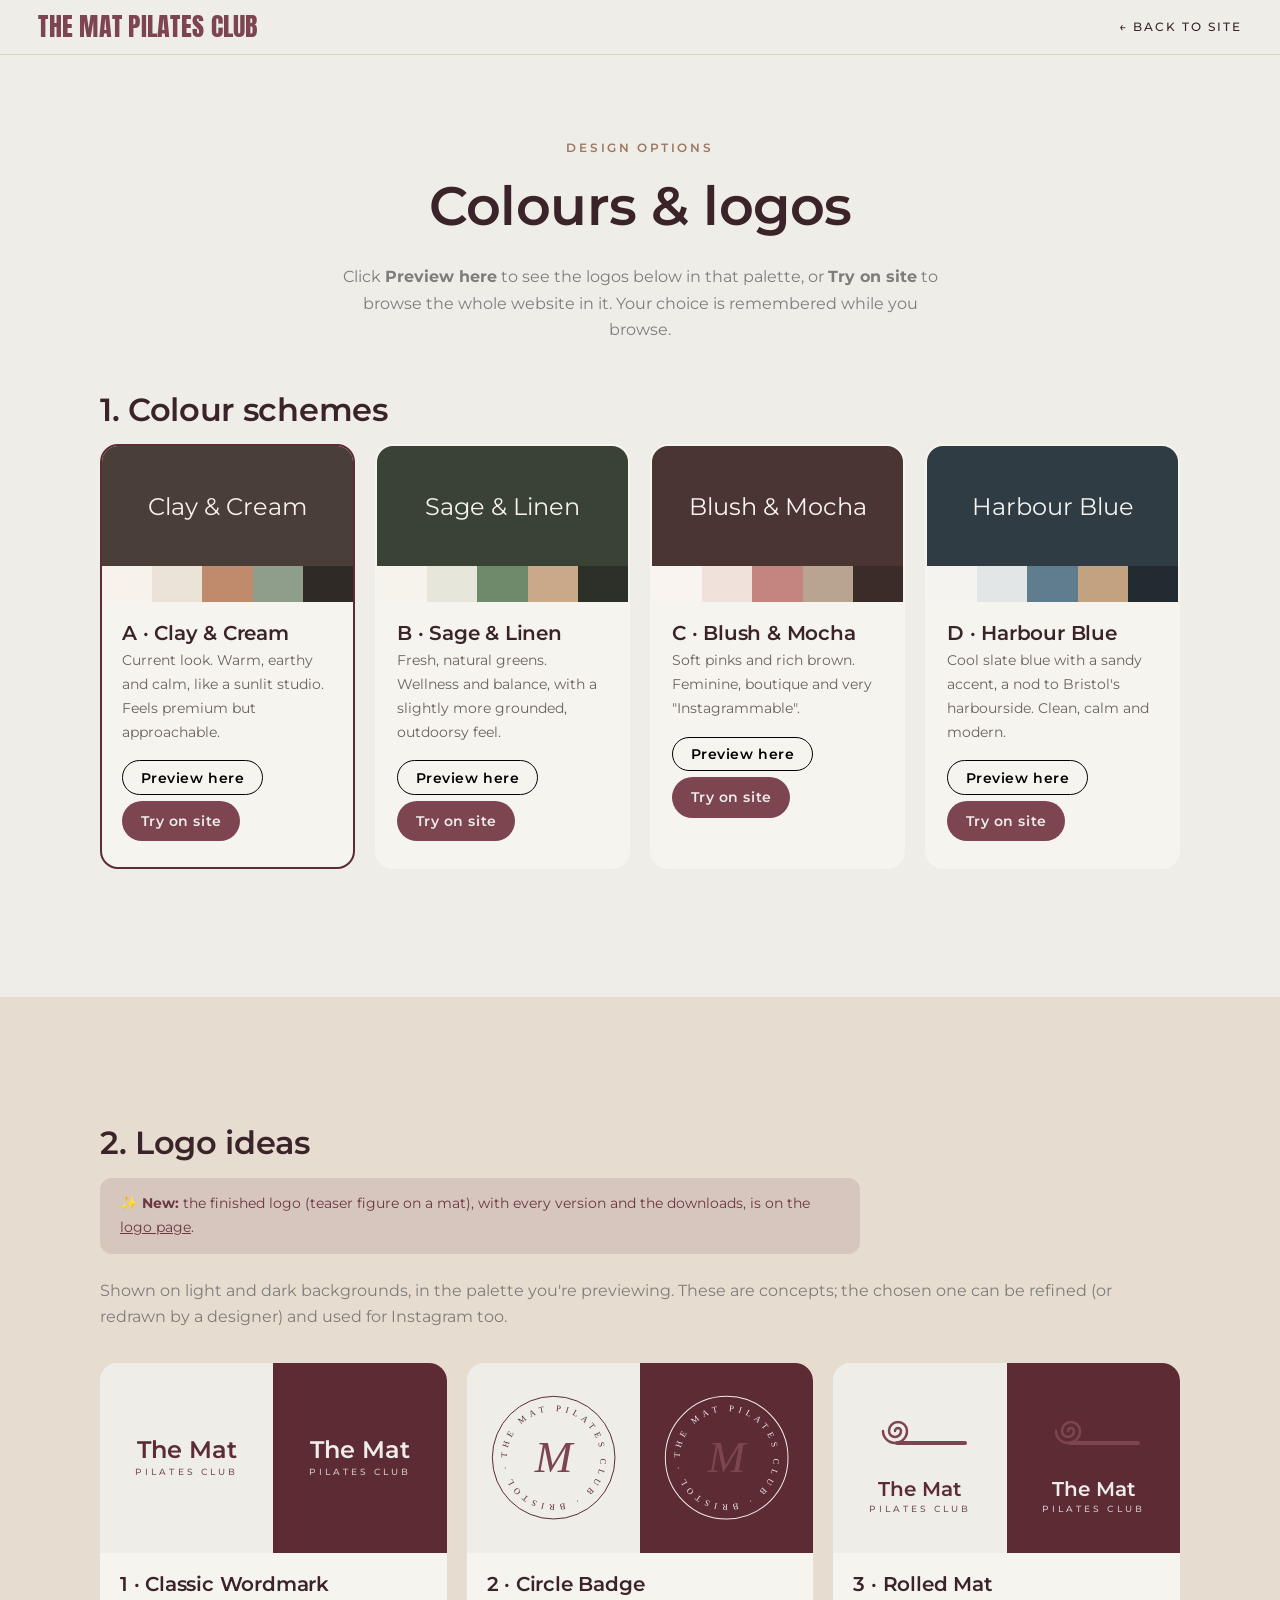
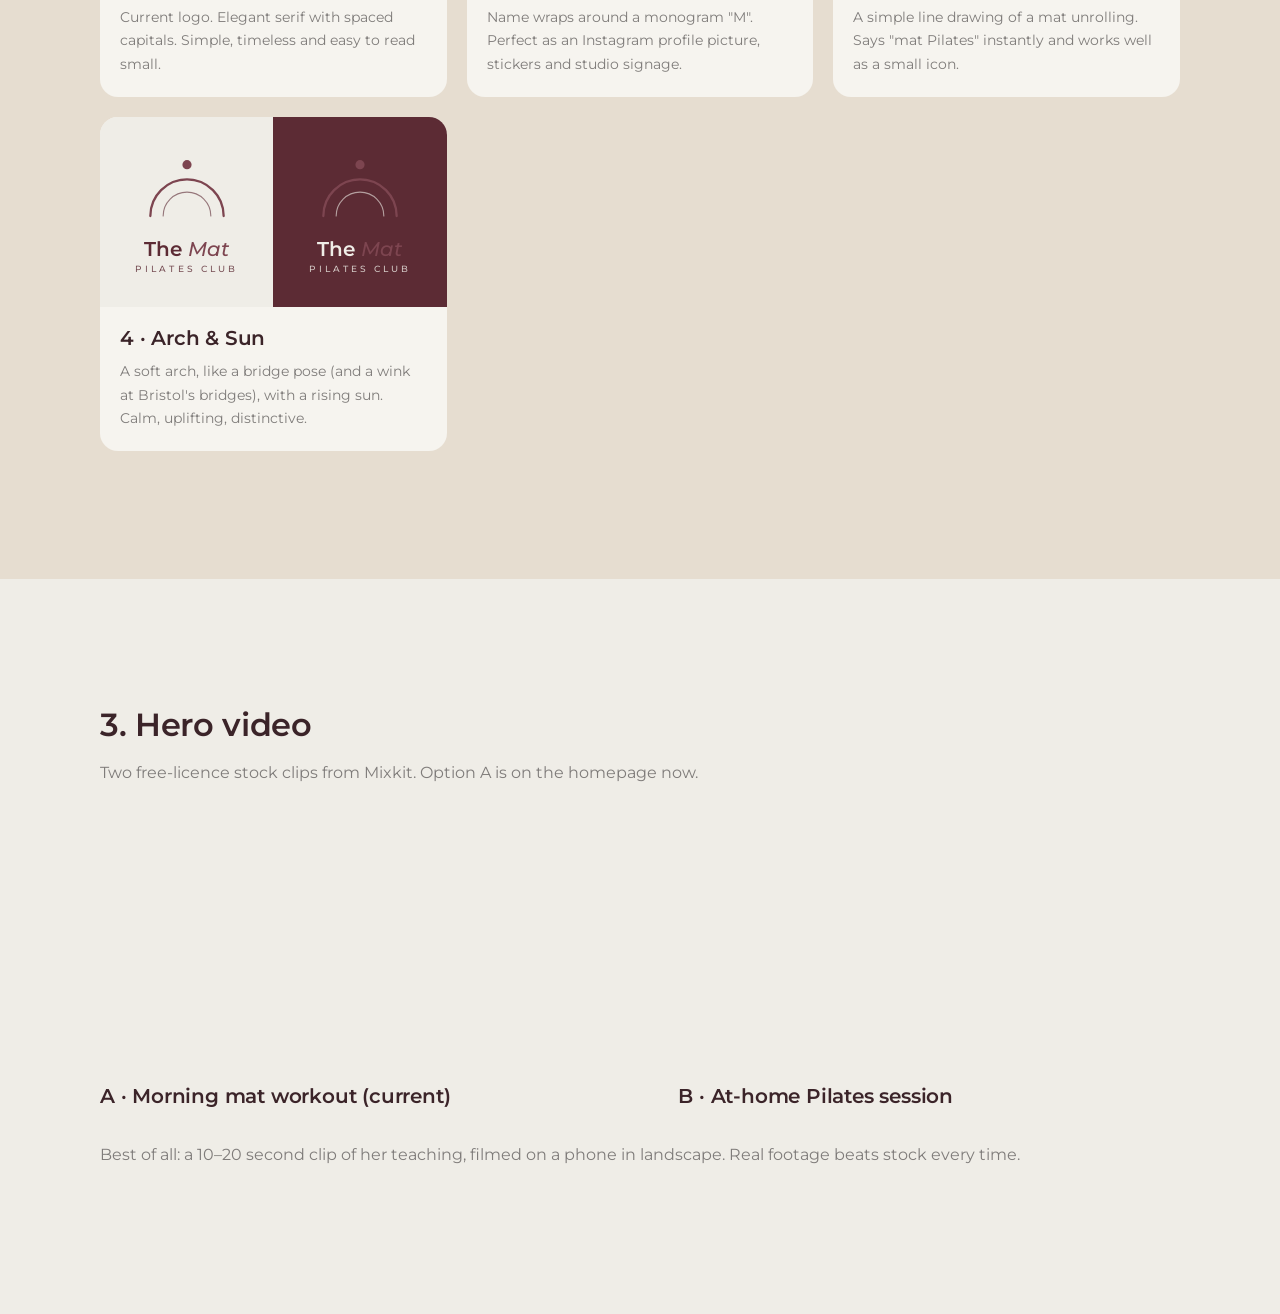
<file: options.html>
<!doctype html>
<html lang="en">
<head>
  <meta charset="utf-8">
  <meta name="viewport" content="width=device-width, initial-scale=1">
  <title>Design Options | The Mat Pilates Club</title>
  <meta name="robots" content="noindex">
  <link rel="preconnect" href="https://fonts.googleapis.com">
  <link rel="preconnect" href="https://fonts.gstatic.com" crossorigin>
  <link href="https://fonts.googleapis.com/css2?family=Montserrat:ital,wght@0,400;0,500;0,600;0,700;1,500&family=Anton&display=swap" rel="stylesheet">
  <link rel="icon" href="assets/logo/favicon.svg" type="image/svg+xml">
  <link rel="stylesheet" href="css/styles.css">
  <script src="js/palette.js"></script>
  <style>
    .opt-head { padding: 64px 0 24px; text-align: center; }
    .opt-head p { color: var(--ink-soft); max-width: 600px; margin: 0 auto; }

    .palettes { display: grid; grid-template-columns: repeat(auto-fit, minmax(240px, 1fr)); gap: 20px; }
    .palette {
      background: var(--white); border-radius: var(--radius); overflow: hidden;
      border: 2px solid transparent; transition: border-color .2s;
    }
    .palette.is-current { border-color: var(--ink); }
    .palette__hero { height: 120px; display: grid; place-items: center; font-family: var(--font-display); font-size: 1.5rem; }
    .palette__swatches { display: flex; }
    .palette__swatches span { flex: 1; height: 36px; }
    .palette__body { padding: 20px; }
    .palette__body h3 { margin-bottom: 4px; }
    .palette__body p { font-size: .9rem; color: #6b625b; margin-bottom: 16px; }
    .palette__body .btn { padding: .6em 1.3em; font-size: .85rem; margin: 0 6px 6px 0; }

    .logos { display: grid; grid-template-columns: repeat(auto-fit, minmax(260px, 1fr)); gap: 20px; }
    .logo-card { border-radius: var(--radius); overflow: hidden; background: var(--white); }
    .logo-card__show { display: grid; grid-template-columns: 1fr 1fr; }
    .logo-card__show > div { min-height: 190px; display: grid; place-items: center; padding: 20px; }
    .logo-card__light { background: var(--cream); color: var(--ink); }
    .logo-card__dark { background: var(--ink); color: var(--cream); }
    .logo-card__body { padding: 20px; }
    .logo-card__body p { font-size: .9rem; color: var(--ink-soft); margin: 0; }

    .lg-word { font-family: var(--font-display); font-weight: 600; font-size: 1.5rem; line-height: 1; text-align: center; }
    .lg-word span { display: block; font-family: var(--font-body); font-size: .55rem; font-weight: 500; letter-spacing: .35em; text-transform: uppercase; margin-top: 6px; opacity: .8; }
    .lg-word--accent em { color: var(--clay); font-style: italic; font-weight: 500; }
    .lg-svg { width: 100%; max-width: 150px; height: auto; }
    .accent { color: var(--clay); }
  </style>
</head>
<body data-no-promo>

  <header class="site-header site-header--solid">
    <div class="container">
      <a href="index.html" class="logo" aria-label="The Mat Pilates Club home"><svg class="logo__mark" viewBox="0 0 64 64" aria-hidden="true"><line x1="6" y1="55" x2="58" y2="55" stroke="currentColor" stroke-width="2.6" stroke-linecap="round"/><g fill="none" stroke="var(--clay)" stroke-linecap="round" stroke-linejoin="round"><path d="M27 52.2 C20 46.5 17.5 39 19.5 30.5" stroke-width="3.8"/><path d="M27 52.2 L54.5 31" stroke-width="3.8"/><path d="M21 32 L40.5 18" stroke-width="2.7"/></g><circle cx="17.5" cy="21.5" r="4.6" fill="var(--clay)"/></svg><span class="logo__text">The Mat<span>Pilates Club</span></span></a>
      <nav class="nav" style="opacity:1; pointer-events:auto; position:static; flex-direction:row; background:none;">
        <a href="index.html">← Back to site</a>
      </nav>
    </div>
  </header>

  <main style="padding-top: 70px;">

    <div class="container opt-head">
      <span class="eyebrow">Design options</span>
      <h1 style="font-size: clamp(2.2rem, 5vw, 3.4rem);">Colours &amp; logos</h1>
      <p>Click <strong>Preview here</strong> to see the logos below in that palette, or <strong>Try on site</strong> to browse the whole website in it. Your choice is remembered while you browse.</p>
    </div>

    <!-- Colour palettes -------------------------------------------------- -->
    <section class="section" style="padding-top: 24px;">
      <div class="container">
        <h2 style="font-size: 2rem;">1. Colour schemes</h2>
        <div class="palettes">

          <article class="palette" data-p="clay">
            <div class="palette__hero" style="background:#4a3f38; color:#f7f2ec;">Clay &amp; Cream</div>
            <div class="palette__swatches"><span style="background:#f7f2ec"></span><span style="background:#ece3d8"></span><span style="background:#c08a6d"></span><span style="background:#8f9e8b"></span><span style="background:#2f2a26"></span></div>
            <div class="palette__body">
              <h3>A · Clay &amp; Cream</h3>
              <p>Current look. Warm, earthy and calm, like a sunlit studio. Feels premium but approachable.</p>
              <button class="btn btn--outline" data-preview="clay">Preview here</button>
              <a class="btn btn--primary" href="index.html?palette=clay">Try on site</a>
            </div>
          </article>

          <article class="palette" data-p="sage">
            <div class="palette__hero" style="background:#3a4236; color:#f5f3ec;">Sage &amp; Linen</div>
            <div class="palette__swatches"><span style="background:#f5f3ec"></span><span style="background:#e6e6da"></span><span style="background:#6f8a6a"></span><span style="background:#c9a98a"></span><span style="background:#2c3029"></span></div>
            <div class="palette__body">
              <h3>B · Sage &amp; Linen</h3>
              <p>Fresh, natural greens. Wellness and balance, with a slightly more grounded, outdoorsy feel.</p>
              <button class="btn btn--outline" data-preview="sage">Preview here</button>
              <a class="btn btn--primary" href="index.html?palette=sage">Try on site</a>
            </div>
          </article>

          <article class="palette" data-p="blush">
            <div class="palette__hero" style="background:#4a3532; color:#faf4f1;">Blush &amp; Mocha</div>
            <div class="palette__swatches"><span style="background:#faf4f1"></span><span style="background:#f0e1db"></span><span style="background:#c48580"></span><span style="background:#b9a48f"></span><span style="background:#3b2c29"></span></div>
            <div class="palette__body">
              <h3>C · Blush &amp; Mocha</h3>
              <p>Soft pinks and rich brown. Feminine, boutique and very "Instagrammable".</p>
              <button class="btn btn--outline" data-preview="blush">Preview here</button>
              <a class="btn btn--primary" href="index.html?palette=blush">Try on site</a>
            </div>
          </article>

          <article class="palette" data-p="harbour">
            <div class="palette__hero" style="background:#2f3c44; color:#f4f3f0;">Harbour Blue</div>
            <div class="palette__swatches"><span style="background:#f4f3f0"></span><span style="background:#e3e6e6"></span><span style="background:#5f7d8c"></span><span style="background:#c2a27f"></span><span style="background:#222b31"></span></div>
            <div class="palette__body">
              <h3>D · Harbour Blue</h3>
              <p>Cool slate blue with a sandy accent, a nod to Bristol's harbourside. Clean, calm and modern.</p>
              <button class="btn btn--outline" data-preview="harbour">Preview here</button>
              <a class="btn btn--primary" href="index.html?palette=harbour">Try on site</a>
            </div>
          </article>

        </div>
      </div>
    </section>

    <!-- Logos ------------------------------------------------------------ -->
    <section class="section section--sand">
      <div class="container">
        <h2 style="font-size: 2rem;">2. Logo ideas</h2>
        <p class="notice" style="margin: 0 0 24px; text-align: left;">✨ <strong>New:</strong> the finished logo (teaser figure on a mat), with every version and the downloads, is on the <a href="brand/logo.html">logo page</a>.</p>
        <p style="color: var(--ink-soft); margin-bottom: 32px;">Shown on light and dark backgrounds, in the palette you're previewing. These are concepts; the chosen one can be refined (or redrawn by a designer) and used for Instagram too.</p>

        <div class="logos">

          <article class="logo-card">
            <div class="logo-card__show">
              <div class="logo-card__light"><div class="lg-word">The Mat<span>Pilates Club</span></div></div>
              <div class="logo-card__dark"><div class="lg-word">The Mat<span>Pilates Club</span></div></div>
            </div>
            <div class="logo-card__body">
              <h3>1 · Classic Wordmark</h3>
              <p>Current logo. Elegant serif with spaced capitals. Simple, timeless and easy to read small.</p>
            </div>
          </article>

          <article class="logo-card">
            <div class="logo-card__show">
              <div class="logo-card__light">
                <svg class="lg-svg" viewBox="0 0 200 200" aria-label="Badge logo">
                  <defs><path id="ring-a" d="M100,100 m-70,0 a70,70 0 1,1 140,0 a70,70 0 1,1 -140,0"/></defs>
                  <circle cx="100" cy="100" r="92" fill="none" stroke="currentColor" stroke-width="1.5"/>
                  <text font-family="DM Sans" font-size="13" letter-spacing="4" fill="currentColor"><textPath href="#ring-a" textLength="430" lengthAdjust="spacing">THE MAT PILATES CLUB · BRISTOL ·</textPath></text>
                  <text x="100" y="122" text-anchor="middle" font-family="Cormorant Garamond" font-style="italic" font-size="68" class="accent" fill="currentColor">M</text>
                </svg>
              </div>
              <div class="logo-card__dark">
                <svg class="lg-svg" viewBox="0 0 200 200" aria-hidden="true">
                  <defs><path id="ring-b" d="M100,100 m-70,0 a70,70 0 1,1 140,0 a70,70 0 1,1 -140,0"/></defs>
                  <circle cx="100" cy="100" r="92" fill="none" stroke="currentColor" stroke-width="1.5"/>
                  <text font-family="DM Sans" font-size="13" letter-spacing="4" fill="currentColor"><textPath href="#ring-b" textLength="430" lengthAdjust="spacing">THE MAT PILATES CLUB · BRISTOL ·</textPath></text>
                  <text x="100" y="122" text-anchor="middle" font-family="Cormorant Garamond" font-style="italic" font-size="68" class="accent" fill="currentColor">M</text>
                </svg>
              </div>
            </div>
            <div class="logo-card__body">
              <h3>2 · Circle Badge</h3>
              <p>Name wraps around a monogram "M". Perfect as an Instagram profile picture, stickers and studio signage.</p>
            </div>
          </article>

          <article class="logo-card">
            <div class="logo-card__show">
              <div class="logo-card__light">
                <div style="text-align:center;">
                  <svg class="lg-svg" viewBox="0 0 110 60" style="max-width:110px;" aria-label="Rolled mat logo">
                    <path d="M30 30 a3 3 0 0 1 6 0 a6 6 0 0 1 -12 0 a9 9 0 0 1 18 0 a12 12 0 0 1 -24 0" fill="none" stroke="currentColor" stroke-width="2.5" stroke-linecap="round" class="accent"/>
                    <rect x="30" y="40" width="72" height="4" rx="2" fill="currentColor" class="accent"/>
                  </svg>
                  <div class="lg-word" style="font-size:1.25rem; margin-top:10px;">The Mat<span>Pilates Club</span></div>
                </div>
              </div>
              <div class="logo-card__dark">
                <div style="text-align:center;">
                  <svg class="lg-svg" viewBox="0 0 110 60" style="max-width:110px;" aria-hidden="true">
                    <path d="M30 30 a3 3 0 0 1 6 0 a6 6 0 0 1 -12 0 a9 9 0 0 1 18 0 a12 12 0 0 1 -24 0" fill="none" stroke="currentColor" stroke-width="2.5" stroke-linecap="round" class="accent"/>
                    <rect x="30" y="40" width="72" height="4" rx="2" fill="currentColor" class="accent"/>
                  </svg>
                  <div class="lg-word" style="font-size:1.25rem; margin-top:10px;">The Mat<span>Pilates Club</span></div>
                </div>
              </div>
            </div>
            <div class="logo-card__body">
              <h3>3 · Rolled Mat</h3>
              <p>A simple line drawing of a mat unrolling. Says "mat Pilates" instantly and works well as a small icon.</p>
            </div>
          </article>

          <article class="logo-card">
            <div class="logo-card__show">
              <div class="logo-card__light">
                <div style="text-align:center;">
                  <svg class="lg-svg" viewBox="0 0 120 80" style="max-width:110px;" aria-label="Arch logo">
                    <path d="M20 72 A40 40 0 0 1 100 72" fill="none" stroke="currentColor" stroke-width="2.5" stroke-linecap="round" class="accent"/>
                    <path d="M34 72 A26 26 0 0 1 86 72" fill="none" stroke="currentColor" stroke-width="1.2" stroke-linecap="round" opacity=".6"/>
                    <circle cx="60" cy="16" r="5" fill="currentColor" class="accent"/>
                  </svg>
                  <div class="lg-word lg-word--accent" style="font-size:1.25rem; margin-top:8px;">The <em>Mat</em><span>Pilates Club</span></div>
                </div>
              </div>
              <div class="logo-card__dark">
                <div style="text-align:center;">
                  <svg class="lg-svg" viewBox="0 0 120 80" style="max-width:110px;" aria-hidden="true">
                    <path d="M20 72 A40 40 0 0 1 100 72" fill="none" stroke="currentColor" stroke-width="2.5" stroke-linecap="round" class="accent"/>
                    <path d="M34 72 A26 26 0 0 1 86 72" fill="none" stroke="currentColor" stroke-width="1.2" stroke-linecap="round" opacity=".6"/>
                    <circle cx="60" cy="16" r="5" fill="currentColor" class="accent"/>
                  </svg>
                  <div class="lg-word lg-word--accent" style="font-size:1.25rem; margin-top:8px;">The <em>Mat</em><span>Pilates Club</span></div>
                </div>
              </div>
            </div>
            <div class="logo-card__body">
              <h3>4 · Arch &amp; Sun</h3>
              <p>A soft arch, like a bridge pose (and a wink at Bristol's bridges), with a rising sun. Calm, uplifting, distinctive.</p>
            </div>
          </article>

        </div>
      </div>
    </section>

    <!-- Hero video ------------------------------------------------------- -->
    <section class="section">
      <div class="container">
        <h2 style="font-size: 2rem;">3. Hero video</h2>
        <p style="color: var(--ink-soft); margin-bottom: 32px;">Two free-licence stock clips from Mixkit. Option A is on the homepage now.</p>
        <div class="split">
          <div>
            <video src="assets/hero.mp4" muted loop autoplay playsinline style="border-radius: var(--radius); width:100%;"></video>
            <h3 style="margin-top: 16px;">A · Morning mat workout (current)</h3>
          </div>
          <div>
            <video src="assets/hero-alt.mp4" muted loop autoplay playsinline style="border-radius: var(--radius); width:100%;"></video>
            <h3 style="margin-top: 16px;">B · At-home Pilates session</h3>
          </div>
        </div>
        <p style="color: var(--ink-soft); margin-top: 24px;">Best of all: a 10–20 second clip of her teaching, filmed on a phone in landscape. Real footage beats stock every time.</p>
      </div>
    </section>

  </main>

  <script>
    // Live palette preview on this page
    const cards = document.querySelectorAll(".palette");
    function setPalette(p) {
      if (p === "clay") document.documentElement.removeAttribute("data-palette");
      else document.documentElement.setAttribute("data-palette", p);
      try { localStorage.setItem("mpc-palette", p); } catch (e) {}
      cards.forEach((c) => c.classList.toggle("is-current", c.dataset.p === p));
    }
    document.querySelectorAll("[data-preview]").forEach((b) =>
      b.addEventListener("click", () => setPalette(b.dataset.preview))
    );
    setPalette(document.documentElement.getAttribute("data-palette") || "clay");
  </script>
  <script src="js/main.js"></script>
</body>
</html>
</file>
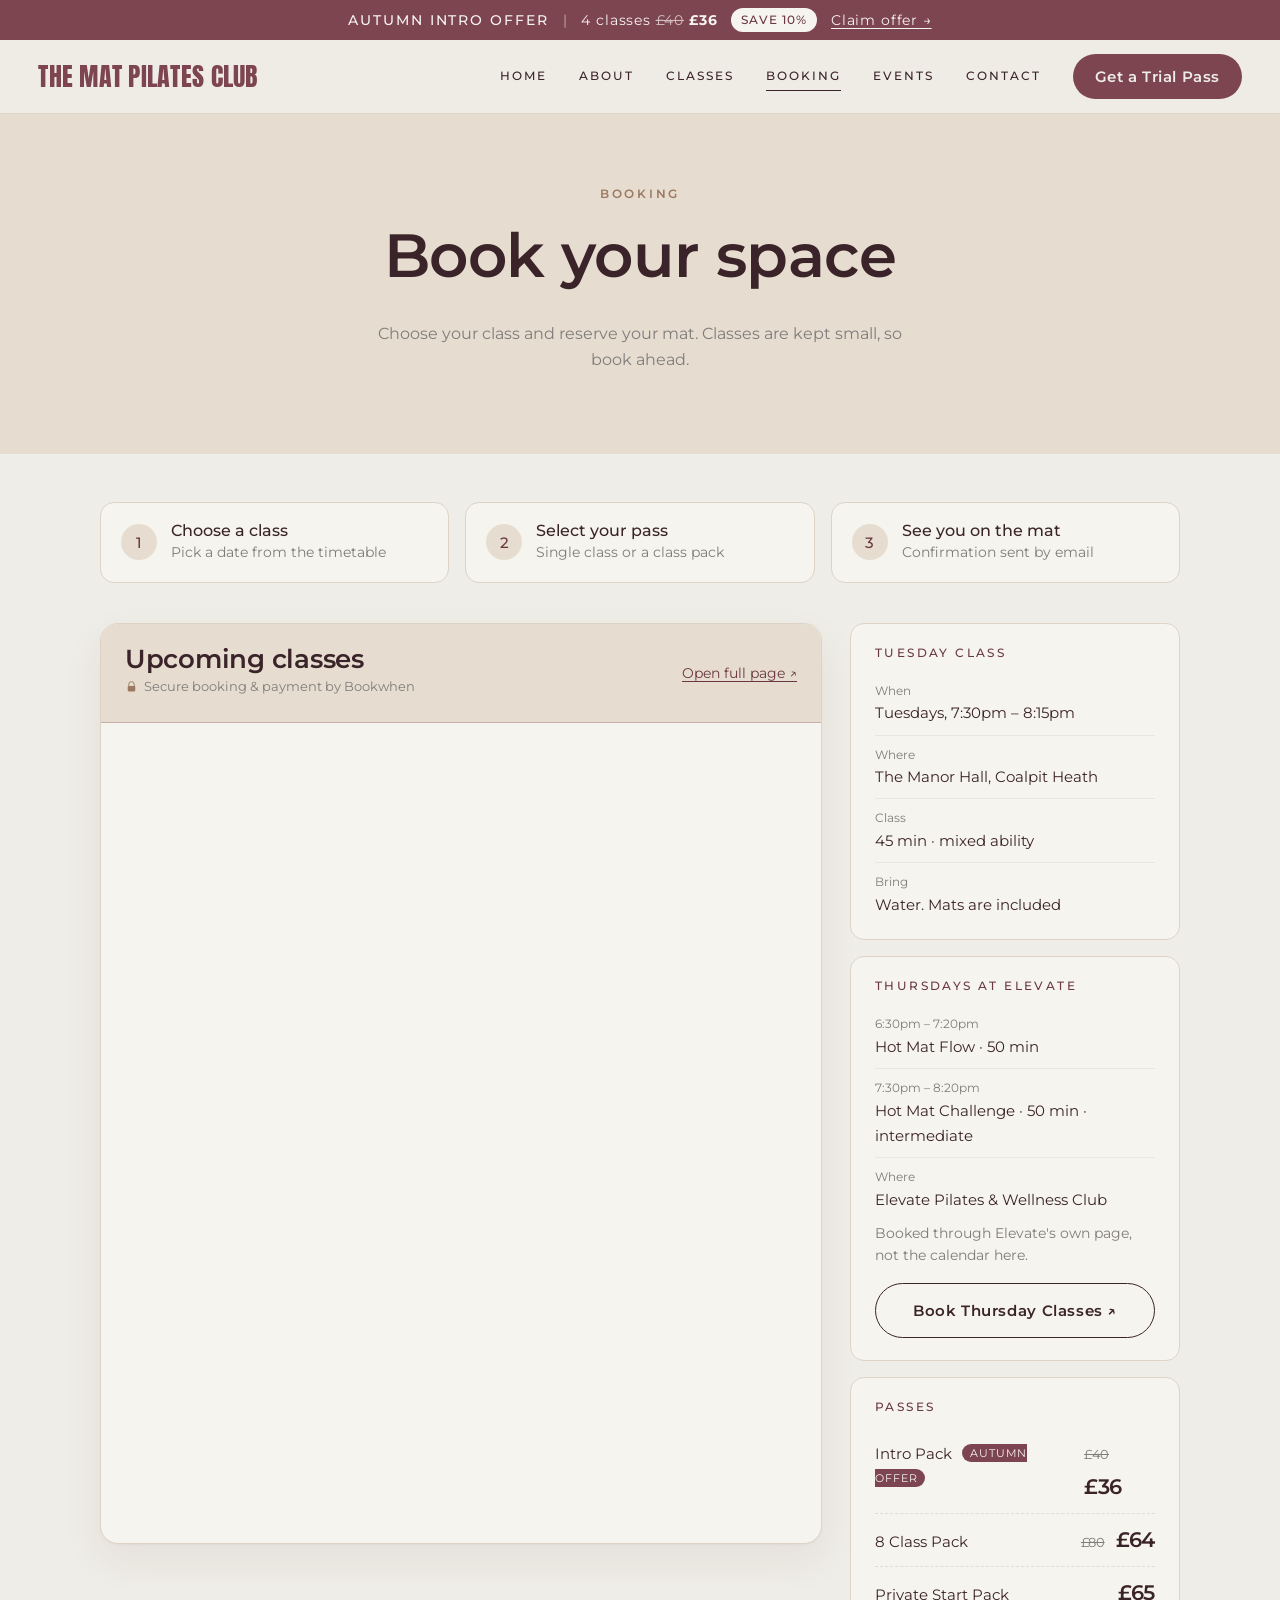
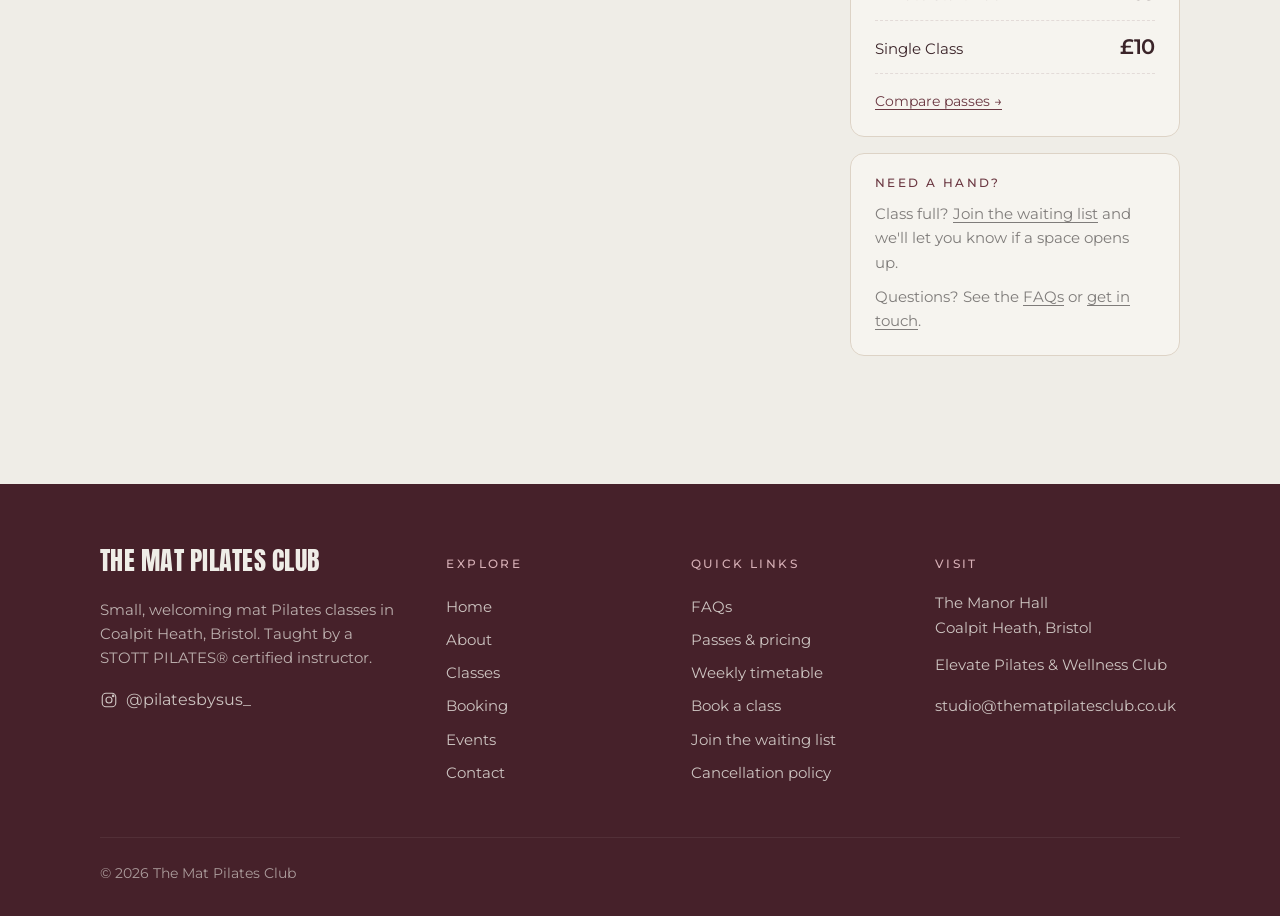
<file: schedule.html>
<!doctype html>
<html lang="en">
<head>
  <meta charset="utf-8">
  <meta name="viewport" content="width=device-width, initial-scale=1">
  <title>Booking | The Mat Pilates Club</title>
  <meta name="description" content="Book mat Pilates classes: Tuesdays 7:30pm at The Manor Hall, Coalpit Heath.">
  <link rel="preconnect" href="https://fonts.googleapis.com">
  <link rel="preconnect" href="https://fonts.gstatic.com" crossorigin>
  <link href="https://fonts.googleapis.com/css2?family=Montserrat:ital,wght@0,400;0,500;0,600;0,700;1,500&family=Anton&display=swap" rel="stylesheet">
  <link rel="icon" href="assets/logo/favicon.svg" type="image/svg+xml">
  <link rel="stylesheet" href="css/styles.css">
  <script src="js/palette.js"></script>
</head>
<body class="has-banner">
  <a href="index.html#offer" class="banner">
    <strong>Autumn Intro Offer</strong>
    <span class="banner__sep">|</span>
    <span>4 classes <s class="banner__was">£40</s> <b>£36</b></span>
    <span class="banner__save">Save 10%</span>
    <span class="banner__cta">Claim offer →</span>
  </a>

  <header class="site-header site-header--solid">
    <div class="container">
      <a href="index.html" class="logo" aria-label="The Mat Pilates Club home"><svg class="logo__mark" viewBox="0 0 64 64" aria-hidden="true"><line x1="6" y1="55" x2="58" y2="55" stroke="currentColor" stroke-width="2.6" stroke-linecap="round"/><g fill="none" stroke="var(--clay)" stroke-linecap="round" stroke-linejoin="round"><path d="M27 52.2 C20 46.5 17.5 39 19.5 30.5" stroke-width="3.8"/><path d="M27 52.2 L54.5 31" stroke-width="3.8"/><path d="M21 32 L40.5 18" stroke-width="2.7"/></g><circle cx="17.5" cy="21.5" r="4.6" fill="var(--clay)"/></svg><span class="logo__text">The Mat<span>Pilates Club</span></span></a>
      <button class="nav-toggle" aria-label="Open menu" aria-expanded="false">
        <span></span><span></span><span></span>
      </button>
      <nav class="nav">
        <a href="index.html">Home</a>
        <a href="about.html">About</a>
        <a href="classes.html">Classes</a>
        <a href="schedule.html" aria-current="page">Booking</a>
        <a href="events.html">Events</a>
        <a href="contact.html">Contact</a>
        <a href="index.html#passes" class="btn btn--primary">Get a Trial Pass</a>
      </nav>
    </div>
  </header>

  <main>

    <section class="page-hero">
      <div class="container">
        <span class="eyebrow">Booking</span>
        <h1>Book your space</h1>
        <p>Choose your class and reserve your mat. Classes are kept small, so book ahead.</p>
      </div>
    </section>

    <section class="section" id="book" style="padding-top: 48px;">
      <div class="container">

        <ol class="steps">
          <li><span class="steps__num">1</span><div><strong>Choose a class</strong><small>Pick a date from the timetable</small></div></li>
          <li><span class="steps__num">2</span><div><strong>Select your pass</strong><small>Single class or a class pack</small></div></li>
          <li><span class="steps__num">3</span><div><strong>See you on the mat</strong><small>Confirmation sent by email</small></div></li>
        </ol>

        <div class="booking-layout">

          <!-- Live timetable and booking from Bookwhen (bookwhen.com/thematpilatesclub) -->
          <div class="booking-panel">
            <div class="booking-panel__head">
              <div>
                <h2>Upcoming classes</h2>
                <span class="booking-panel__secure">
                  <svg viewBox="0 0 24 24" aria-hidden="true"><path d="M7 11V8a5 5 0 0 1 10 0v3" fill="none" stroke="currentColor" stroke-width="1.8" stroke-linecap="round"/><rect x="5" y="11" width="14" height="10" rx="2" fill="currentColor"/></svg>
                  Secure booking &amp; payment by Bookwhen
                </span>
              </div>
              <a href="https://bookwhen.com/thematpilatesclub" target="_blank" rel="noopener" class="booking-panel__open">Open full page ↗</a>
            </div>
            <iframe src="https://bookwhen.com/thematpilatesclub/iframe" title="Book a class with The Mat Pilates Club" loading="lazy"></iframe>
          </div>

          <aside class="booking-aside">
            <div class="aside-card">
              <h3>Tuesday class</h3>
              <dl class="aside-facts">
                <div><dt>When</dt><dd>Tuesdays, 7:30pm – 8:15pm</dd></div>
                <div><dt>Where</dt><dd>The Manor Hall, Coalpit Heath</dd></div>
                <div><dt>Class</dt><dd>45 min · mixed ability</dd></div>
                <div><dt>Bring</dt><dd>Water. Mats are included</dd></div>
              </dl>
            </div>

            <div class="aside-card aside-card--highlight">
              <h3>Thursdays at Elevate</h3>
              <dl class="aside-facts">
                <div><dt>6:30pm – 7:20pm</dt><dd>Hot Mat Flow · 50 min</dd></div>
                <div><dt>7:30pm – 8:20pm</dt><dd>Hot Mat Challenge · 50 min · intermediate</dd></div>
                <div><dt>Where</dt><dd>Elevate Pilates &amp; Wellness Club</dd></div>
              </dl>
              <p class="aside-note">Booked through Elevate's own page, not the calendar here.</p>
              <a href="https://momence.com/u/elevate-pilates-and-wellness-club-INvK0q" target="_blank" rel="noopener" class="btn btn--outline btn--block">Book Thursday Classes ↗</a>
            </div>

            <div class="aside-card">
              <h3>Passes</h3>
              <ul class="aside-prices">
                <li><span>Intro Pack <em>Autumn offer</em></span><strong><s class="aside-was">£40</s> £36</strong></li>
                <li><span>8 Class Pack</span><strong><s class="aside-was">£80</s> £64</strong></li>
                <li><span>Private Start Pack</span><strong>£65</strong></li>
                <li><span>Single Class</span><strong>£10</strong></li>
              </ul>
              <a href="index.html#passes" class="aside-link">Compare passes →</a>
            </div>

            <div class="aside-card aside-card--soft" id="waitlist">
              <h3>Need a hand?</h3>
              <p>Class full? <a href="contact.html?pass=waitlist">Join the waiting list</a> and we'll let you know if a space opens up.</p>
              <p>Questions? See the <a href="classes.html#faq">FAQs</a> or <a href="contact.html">get in touch</a>.</p>
            </div>
          </aside>

        </div>
      </div>
    </section>

  </main>

  <footer class="site-footer">
    <div class="container">
      <div class="footer-cols">
        <div class="footer-brand">
          <a href="index.html" class="logo" aria-label="The Mat Pilates Club home"><svg class="logo__mark" viewBox="0 0 64 64" aria-hidden="true"><line x1="6" y1="55" x2="58" y2="55" stroke="currentColor" stroke-width="2.6" stroke-linecap="round"/><g fill="none" stroke="var(--clay)" stroke-linecap="round" stroke-linejoin="round"><path d="M27 52.2 C20 46.5 17.5 39 19.5 30.5" stroke-width="3.8"/><path d="M27 52.2 L54.5 31" stroke-width="3.8"/><path d="M21 32 L40.5 18" stroke-width="2.7"/></g><circle cx="17.5" cy="21.5" r="4.6" fill="var(--clay)"/></svg><span class="logo__text">The Mat<span>Pilates Club</span></span></a>
          <p>Small, welcoming mat Pilates classes in Coalpit Heath, Bristol. Taught by a STOTT PILATES® certified instructor.</p>
          <a href="https://www.instagram.com/pilatesbysus_/" target="_blank" rel="noopener" class="footer-insta">
            <svg viewBox="0 0 24 24" fill="none" stroke="currentColor" stroke-width="1.5"><rect x="3" y="3" width="18" height="18" rx="5"/><circle cx="12" cy="12" r="4"/><circle cx="17.5" cy="6.5" r="1" fill="currentColor"/></svg>
            @pilatesbysus_
          </a>
        </div>

        <nav class="footer-col" aria-label="Pages">
          <h4>Explore</h4>
          <a href="index.html">Home</a>
          <a href="about.html">About</a>
          <a href="classes.html">Classes</a>
          <a href="schedule.html">Booking</a>
          <a href="events.html">Events</a>
          <a href="contact.html">Contact</a>
        </nav>

        <nav class="footer-col" aria-label="Quick links">
          <h4>Quick links</h4>
          <a href="classes.html#faq">FAQs</a>
          <a href="index.html#passes">Passes &amp; pricing</a>
          <a href="index.html#schedule">Weekly timetable</a>
          <a href="https://bookwhen.com/thematpilatesclub">Book a class</a>
          <a href="contact.html?pass=waitlist">Join the waiting list</a>
          <a href="classes.html#faq-cancellation">Cancellation policy</a>
        </nav>

        <div class="footer-col">
          <h4>Visit</h4>
          <p>The Manor Hall<br>Coalpit Heath, Bristol</p>
          <p>Elevate Pilates &amp; Wellness Club</p>
          <a href="mailto:studio@thematpilatesclub.co.uk">studio@thematpilatesclub.co.uk</a>
        </div>
      </div>
      <div class="footer-bottom">© <span data-year></span> The Mat Pilates Club</div>
    </div>
  </footer>

  <script src="js/main.js"></script>
</body>
</html>
</file>
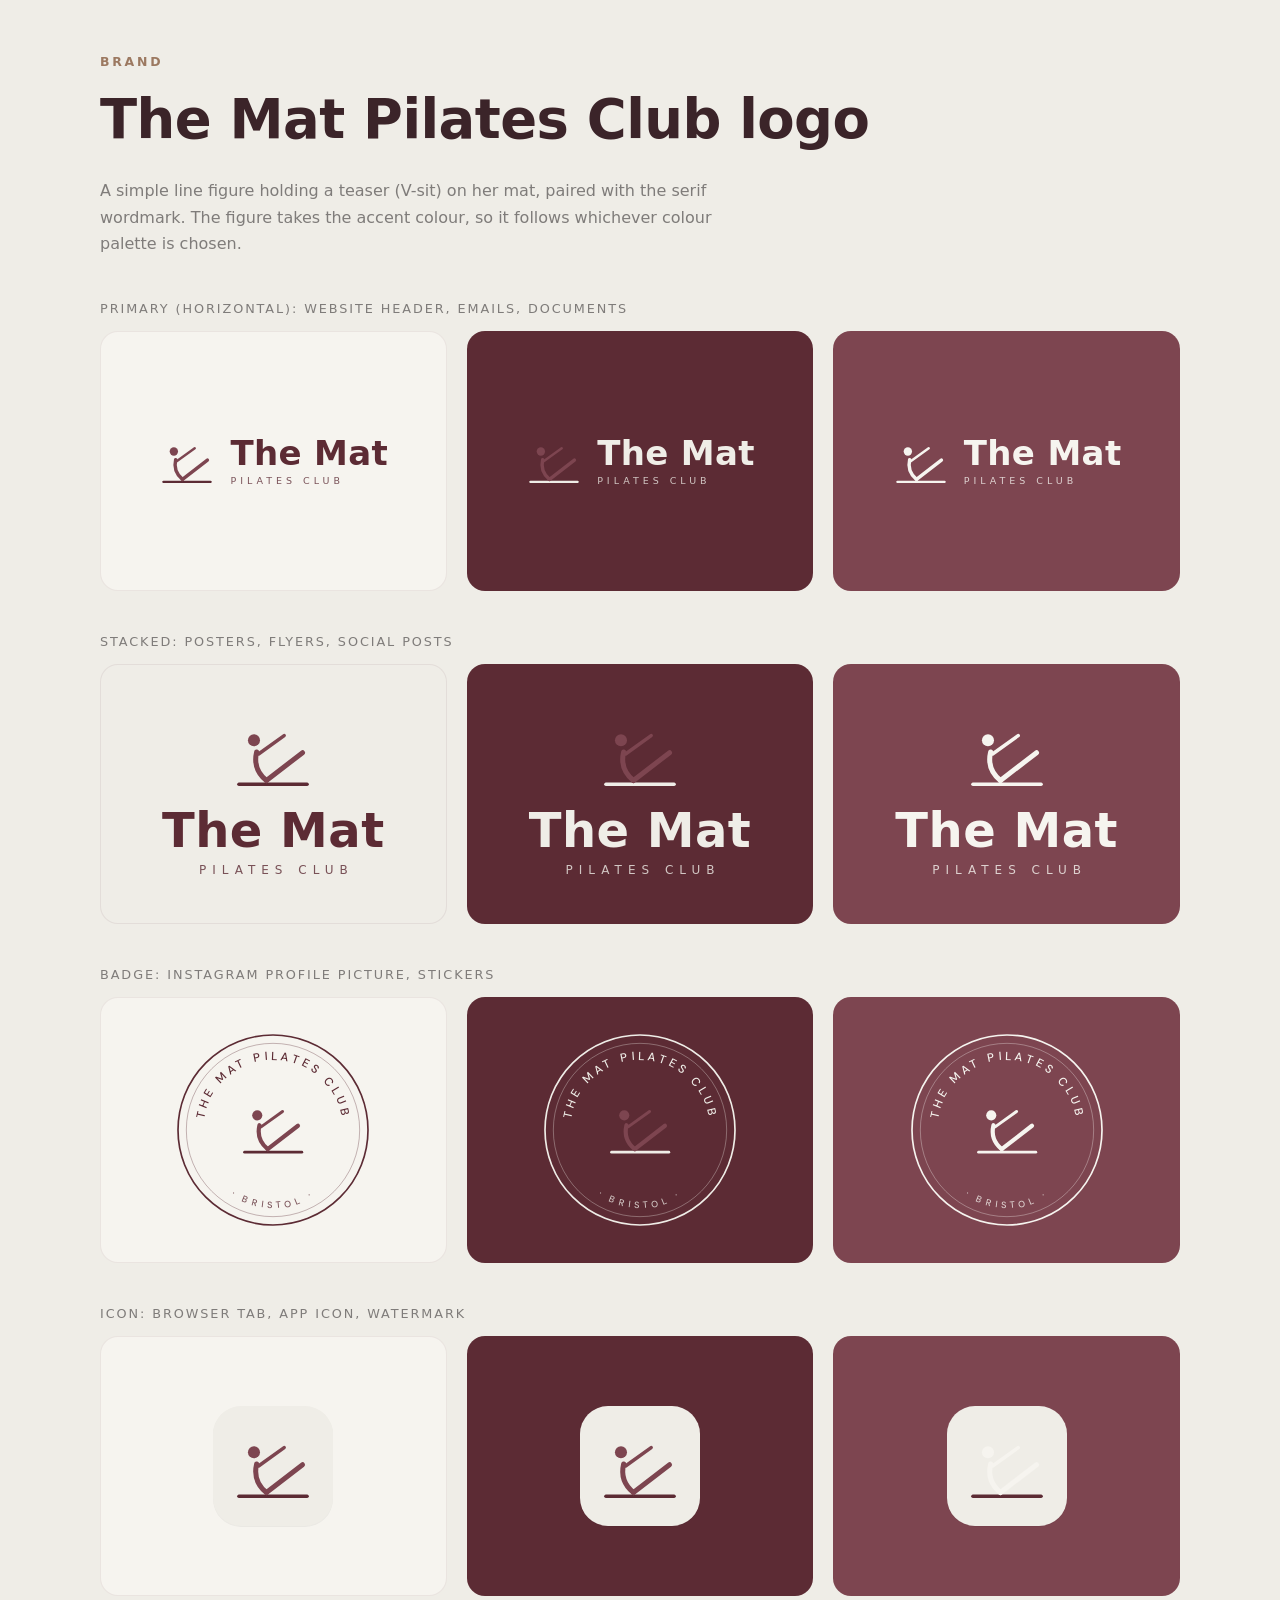
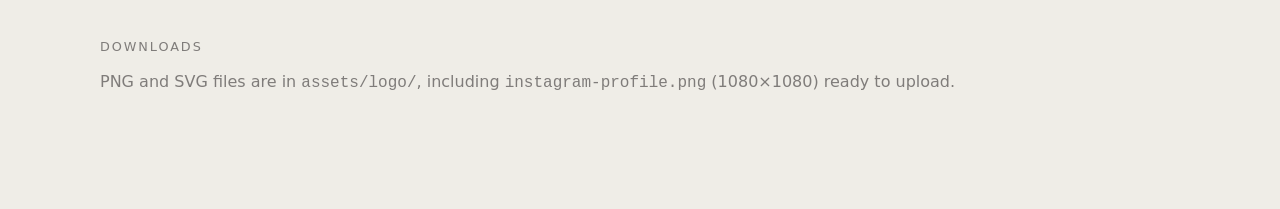
<file: brand/logo.html>
<!doctype html>
<html lang="en">
<head>
  <meta charset="utf-8">
  <meta name="viewport" content="width=device-width, initial-scale=1">
  <title>Logo | The Mat Pilates Club</title>
  <meta name="robots" content="noindex">
  <link rel="icon" href="../assets/logo/favicon.svg" type="image/svg+xml">
  <link rel="preconnect" href="https://fonts.googleapis.com">
  <link rel="preconnect" href="https://fonts.gstatic.com" crossorigin>
  <link href="https://fonts.googleapis.com/css2?family=Cormorant+Garamond:ital,wght@0,400;0,500;0,600;1,400&family=DM+Sans:wght@400;500&display=swap" rel="stylesheet">
  <link rel="stylesheet" href="../css/styles.css">
  <script src="../js/palette.js"></script>
  <style>
    body { padding: 48px 0 96px; }
    .sheet { display: grid; grid-template-columns: repeat(auto-fit, minmax(300px, 1fr)); gap: 20px; }
    .tile { border-radius: var(--radius); min-height: 260px; display: grid; place-items: center; padding: 32px; }
    .tile--light { background: var(--white); color: var(--ink); border: 1px solid rgba(var(--ink-rgb), .08); }
    .tile--cream { background: var(--cream); color: var(--ink); border: 1px solid rgba(var(--ink-rgb), .08); }
    .tile--dark { background: var(--ink); color: var(--cream); }
    .tile--accent { background: var(--clay); color: var(--white); --fig: var(--white); }
    .label { font-size: .8rem; letter-spacing: .15em; text-transform: uppercase; color: var(--ink-soft); margin: 40px 0 12px; }

    /* Logo pieces */
    .lockup { display: inline-flex; align-items: center; gap: 14px; }
    .lockup--stacked { flex-direction: column; gap: 10px; text-align: center; }
    .word { font-family: var(--font-display); font-weight: 600; line-height: 1; letter-spacing: .01em; }
    .word span { display: block; font-family: var(--font-body); font-weight: 500; text-transform: uppercase; opacity: .8; }
    .word--h { font-size: 34px; } .word--h span { font-size: 9.5px; letter-spacing: .42em; margin-top: 6px; }
    .word--s { font-size: 48px; } .word--s span { font-size: 12px; letter-spacing: .5em; margin-top: 10px; margin-right: -.5em; }
    .mark { display: block; }

    /* Export mode: ?only=<variant> renders a single variant filling the window */
    .export body, body.export { padding: 0; margin: 0; background: transparent; }
    body.export .page { display: none; }
    body.export #export { display: grid; place-items: center; width: 100vw; height: 100vh; }
    #export { display: none; }
  </style>
</head>
<body data-no-promo>
  <div class="page container">
    <span class="eyebrow">Brand</span>
    <h1 style="font-size: clamp(2.2rem, 5vw, 3.4rem);">The Mat Pilates Club logo</h1>
    <p style="color: var(--ink-soft); max-width: 640px;">A simple line figure holding a teaser (V-sit) on her mat, paired with the serif wordmark. The figure takes the accent colour, so it follows whichever colour palette is chosen.</p>

    <p class="label">Primary (horizontal): website header, emails, documents</p>
    <div class="sheet">
      <div class="tile tile--light" data-v="horizontal"></div>
      <div class="tile tile--dark" data-v="horizontal"></div>
      <div class="tile tile--accent" data-v="horizontal"></div>
    </div>

    <p class="label">Stacked: posters, flyers, social posts</p>
    <div class="sheet">
      <div class="tile tile--cream" data-v="stacked"></div>
      <div class="tile tile--dark" data-v="stacked"></div>
      <div class="tile tile--accent" data-v="stacked"></div>
    </div>

    <p class="label">Badge: Instagram profile picture, stickers</p>
    <div class="sheet">
      <div class="tile tile--light" data-v="badge"></div>
      <div class="tile tile--dark" data-v="badge"></div>
      <div class="tile tile--accent" data-v="badge"></div>
    </div>

    <p class="label">Icon: browser tab, app icon, watermark</p>
    <div class="sheet">
      <div class="tile tile--light" data-v="icon"></div>
      <div class="tile tile--dark" data-v="icon"></div>
      <div class="tile tile--accent" data-v="icon"></div>
    </div>

    <p class="label">Downloads</p>
    <p style="color: var(--ink-soft);">PNG and SVG files are in <code>assets/logo/</code>, including <code>instagram-profile.png</code> (1080×1080) ready to upload.</p>
  </div>

  <div id="export"></div>

  <script>
    // The figure: a teaser (V-sit) balanced on a mat. --fig = figure colour, currentColor = mat.
    function mark(size) {
      return `<svg class="mark" viewBox="0 0 64 64" width="${size}" height="${size}" aria-hidden="true">
        <line x1="6" y1="55" x2="58" y2="55" stroke="currentColor" stroke-width="2.6" stroke-linecap="round"/>
        <g fill="none" stroke="var(--fig, var(--clay))" stroke-linecap="round" stroke-linejoin="round">
          <path d="M27 52.2 C20 46.5 17.5 39 19.5 30.5" stroke-width="3.8"/>
          <path d="M27 52.2 L54.5 31" stroke-width="3.8"/>
          <path d="M21 32 L40.5 18" stroke-width="2.7"/>
        </g>
        <circle cx="17.5" cy="21.5" r="4.6" fill="var(--fig, var(--clay))"/>
      </svg>`;
    }

    const variants = {
      horizontal: (s = 1) => `<div class="lockup" style="zoom:${s}">${mark(58)}<div class="word word--h">The Mat<span>Pilates Club</span></div></div>`,
      stacked: (s = 1) => `<div class="lockup lockup--stacked" style="zoom:${s}">${mark(84)}<div class="word word--s">The Mat<span>Pilates Club</span></div></div>`,
      badge: (s = 1) => {
        const id = "arc" + Math.random().toString(36).slice(2, 7);
        return `<svg viewBox="0 0 240 240" width="${200 * s}" height="${200 * s}" aria-label="The Mat Pilates Club">
          <defs>
            <path id="${id}t" d="M 41.1 148.7 A 84 84 0 1 1 198.9 148.7"/>
            <path id="${id}b" d="M 34 128 A 86 86 0 0 0 206 128"/>
          </defs>
          <circle cx="120" cy="120" r="114" fill="none" stroke="currentColor" stroke-width="2"/>
          <circle cx="120" cy="120" r="104" fill="none" stroke="currentColor" stroke-width=".8" opacity=".5"/>
          <text font-family="DM Sans" font-weight="500" font-size="14" letter-spacing="4.2" fill="currentColor" text-anchor="middle">
            <textPath href="#${id}t" startOffset="50%">THE MAT PILATES CLUB</textPath>
          </text>
          <text font-family="DM Sans" font-weight="500" font-size="11" letter-spacing="5" fill="currentColor" text-anchor="middle" opacity=".8">
            <textPath href="#${id}b" startOffset="50%">· BRISTOL ·</textPath>
          </text>
          <g transform="translate(78 74) scale(1.32)">${mark(64).replace('<svg class="mark" viewBox="0 0 64 64" width="64" height="64" aria-hidden="true">', "").replace("</svg>", "")}</g>
        </svg>`;
      },
      icon: (s = 1) => `<div style="width:${120 * s}px;height:${120 * s}px;border-radius:${28 * s}px;background:var(--cream);color:var(--ink);display:grid;place-items:center;box-shadow:0 1px 0 rgba(0,0,0,.05)">${mark(84 * s)}</div>`,
    };

    document.querySelectorAll("[data-v]").forEach((el) => (el.innerHTML = variants[el.dataset.v]()));

    // Export mode, e.g. logo.html?only=badge&scale=5&bg=cream&fg=ink
    const q = new URLSearchParams(location.search);
    if (q.get("only")) {
      document.body.classList.add("export");
      const ex = document.getElementById("export");
      const bg = q.get("bg"), fg = q.get("fg"), fig = q.get("fig");
      if (bg) ex.style.background = bg === "none" ? "transparent" : `var(--${bg})`;
      if (fg) ex.style.color = `var(--${fg})`;
      if (fig) ex.style.setProperty("--fig", `var(--${fig})`);
      ex.innerHTML = variants[q.get("only")](parseFloat(q.get("scale") || "1"));
    }
  </script>
</body>
</html>
</file>
<file: css/styles.css>
/* ==========================================================================
   The Mat Pilates Club — styles
   ========================================================================== */

/* Colour palette. --clay is the accent colour, --sage the secondary.
   Alternative palettes below can be previewed with ?palette=sage etc. (see options.html). */
:root {
  --cream: #f7f2ec;
  --sand: #ece3d8;
  --clay: #c08a6d;
  --clay-dark: #a46f53;
  --sage: #8f9e8b;
  --ink: #2f2a26;
  --ink-soft: #6b625b;
  --white: #ffffff;
  --hero-bg: #4a3f38;

  --cream-rgb: 247, 242, 236;
  --clay-rgb: 192, 138, 109;
  --clay-dark-rgb: 164, 111, 83;
  --sage-rgb: 143, 158, 139;
  --ink-rgb: 47, 42, 38;

  --font-display: "Cormorant Garamond", Georgia, serif;
  --font-body: "DM Sans", system-ui, -apple-system, sans-serif;

  --radius: 18px;
  --max: 1160px;
  --gutter: clamp(16px, 4vw, 40px);
}

/* Option B: Sage & Linen */
[data-palette="sage"] {
  --cream: #f5f3ec; --sand: #e6e6da; --clay: #6f8a6a; --clay-dark: #56704f; --sage: #c9a98a;
  --ink: #2c3029; --ink-soft: #636a5f; --hero-bg: #3a4236;
  --cream-rgb: 245, 243, 236; --clay-rgb: 111, 138, 106; --clay-dark-rgb: 86, 112, 79;
  --sage-rgb: 201, 169, 138; --ink-rgb: 44, 48, 41;
}

/* Option C: Blush & Mocha */
[data-palette="blush"] {
  --cream: #faf4f1; --sand: #f0e1db; --clay: #c48580; --clay-dark: #a3655f; --sage: #b9a48f;
  --ink: #3b2c29; --ink-soft: #74615c; --hero-bg: #4a3532;
  --cream-rgb: 250, 244, 241; --clay-rgb: 196, 133, 128; --clay-dark-rgb: 163, 101, 95;
  --sage-rgb: 185, 164, 143; --ink-rgb: 59, 44, 41;
}

/* Option D: Harbour Blue */
[data-palette="harbour"] {
  --cream: #f4f3f0; --sand: #e3e6e6; --clay: #5f7d8c; --clay-dark: #4a6573; --sage: #c2a27f;
  --ink: #222b31; --ink-soft: #5c676e; --hero-bg: #2f3c44;
  --cream-rgb: 244, 243, 240; --clay-rgb: 95, 125, 140; --clay-dark-rgb: 74, 101, 115;
  --sage-rgb: 194, 162, 127; --ink-rgb: 34, 43, 49;
}

*,
*::before,
*::after { box-sizing: border-box; }

html { scroll-behavior: smooth; }

body {
  margin: 0;
  font-family: var(--font-body);
  font-size: 17px;
  line-height: 1.65;
  color: var(--ink);
  background: var(--cream);
  -webkit-font-smoothing: antialiased;
}

img, video { max-width: 100%; display: block; }

[hidden] { display: none !important; }

a { color: inherit; }

h1, h2, h3 {
  font-family: var(--font-display);
  font-weight: 500;
  line-height: 1.1;
  margin: 0 0 0.5em;
}

h1 { font-size: clamp(2.6rem, 7vw, 5rem); }
h2 { font-size: clamp(2rem, 4.5vw, 3.2rem); }
h3 { font-size: 1.6rem; }

p { margin: 0 0 1.1em; }

.container {
  width: 100%;
  max-width: var(--max);
  margin: 0 auto;
  padding: 0 var(--gutter);
}

.eyebrow {
  display: inline-block;
  font-size: 0.78rem;
  letter-spacing: 0.22em;
  text-transform: uppercase;
  color: var(--clay-dark);
  margin-bottom: 1rem;
}

.section { padding: clamp(72px, 10vw, 128px) 0; }
section[id] { scroll-margin-top: 80px; }
.section--sand { background: var(--sand); }
.section--ink { background: var(--ink); color: var(--cream); }
.section--ink .eyebrow { color: var(--clay); }

/* Buttons ---------------------------------------------------------------- */

.btn {
  display: inline-block;
  padding: 0.95em 2em;
  border-radius: 999px;
  font-family: var(--font-body);
  font-size: 0.95rem;
  font-weight: 500;
  letter-spacing: 0.04em;
  text-decoration: none;
  border: 1.5px solid transparent;
  cursor: pointer;
  transition: background 0.25s, color 0.25s, border-color 0.25s, transform 0.25s;
}

.btn:hover { transform: translateY(-2px); }

.btn--primary { background: var(--clay); color: var(--white); }
.btn--primary:hover { background: var(--clay-dark); }

.btn--outline { border-color: currentColor; background: transparent; }
.btn--outline:hover { background: var(--ink); color: var(--cream); border-color: var(--ink); }

.btn--light { border-color: var(--cream); color: var(--cream); }
.btn--light:hover { background: var(--cream); color: var(--ink); }

/* Header ----------------------------------------------------------------- */

.site-header {
  position: fixed;
  inset: 0 0 auto 0;
  z-index: 50;
  padding: 20px 0;
  transition: background 0.3s, padding 0.3s, box-shadow 0.3s;
}

.site-header .container {
  display: flex;
  align-items: center;
  justify-content: space-between;
}

.site-header.is-solid,
.site-header--solid {
  background: rgba(var(--cream-rgb), 0.96);
  backdrop-filter: blur(8px);
  padding: 12px 0;
  box-shadow: 0 1px 0 rgba(var(--ink-rgb), 0.08);
}

.logo {
  font-family: var(--font-display);
  font-size: 1.45rem;
  font-weight: 600;
  text-decoration: none;
  letter-spacing: 0.02em;
  line-height: 1;
  display: inline-flex;
  align-items: center;
  gap: 10px;
}

.logo__mark { width: 40px; height: 40px; flex: none; }

.logo__text > span {
  display: block;
  font-family: var(--font-body);
  font-size: 0.6rem;
  font-weight: 500;
  letter-spacing: 0.35em;
  text-transform: uppercase;
  margin-top: 4px;
  opacity: 0.75;
}

.site-header:not(.is-solid):not(.site-header--solid) { color: var(--cream); }

.nav { display: flex; align-items: center; gap: 32px; }

.nav a {
  text-decoration: none;
  font-size: 0.92rem;
  letter-spacing: 0.04em;
  position: relative;
}

.nav a:not(.btn)::after {
  content: "";
  position: absolute;
  left: 0;
  bottom: -4px;
  width: 0;
  height: 1px;
  background: currentColor;
  transition: width 0.25s;
}

.nav a:not(.btn):hover::after,
.nav a[aria-current="page"]::after { width: 100%; }

.nav .btn { padding: 0.65em 1.4em; }

.nav-toggle {
  display: none;
  background: none;
  border: 0;
  color: inherit;
  cursor: pointer;
  padding: 8px;
}

.nav-toggle span {
  display: block;
  width: 24px;
  height: 1.5px;
  background: currentColor;
  margin: 6px 0;
  transition: transform 0.3s, opacity 0.3s;
}

@media (max-width: 1120px) {
  .nav-toggle { display: block; z-index: 2; }

  .nav {
    position: fixed;
    inset: 0;
    flex-direction: column;
    justify-content: center;
    gap: 28px;
    background: var(--cream);
    color: var(--ink);
    font-size: 1.3rem;
    opacity: 0;
    pointer-events: none;
    transition: opacity 0.3s;
  }

  .nav a { font-size: 1.3rem; }

  .nav-open .nav { opacity: 1; pointer-events: auto; }
  .nav-open .nav-toggle { color: var(--ink); }
  .nav-open .nav-toggle span:nth-child(1) { transform: translateY(7.5px) rotate(45deg); }
  .nav-open .nav-toggle span:nth-child(2) { opacity: 0; }
  .nav-open .nav-toggle span:nth-child(3) { transform: translateY(-7.5px) rotate(-45deg); }
}

/* Announcement banner (homepage) ----------------------------------------- */

.banner {
  position: fixed;
  inset: 0 0 auto 0;
  z-index: 60;
  height: 40px;
  display: flex;
  align-items: center;
  justify-content: center;
  gap: 14px;
  padding: 0 16px;
  background: var(--clay);
  color: var(--white);
  font-size: 0.85rem;
  letter-spacing: 0.06em;
  text-decoration: none;
  white-space: nowrap;
  overflow: hidden;
}

.banner strong { font-weight: 500; text-transform: uppercase; letter-spacing: 0.14em; }
.banner__sep { opacity: 0.6; }
.banner__cta { text-decoration: underline; text-underline-offset: 3px; }
.banner:hover { background: var(--clay-dark); }

.has-banner .site-header { top: 40px; }
.banner__short { display: none; }

@media (max-width: 640px) {
  .banner { font-size: 0.72rem; gap: 8px; letter-spacing: 0.02em; }
  .banner strong { letter-spacing: 0.06em; }
  .banner__cta, .banner__long { display: none; }
  .banner__short { display: inline; }
}

/* Hero ------------------------------------------------------------------- */

.hero {
  position: relative;
  min-height: 100vh;
  min-height: 100svh;
  display: flex;
  align-items: center;
  color: var(--cream);
  overflow: hidden;
  /* Fallback shown until a hero video is added */
  background:
    radial-gradient(ellipse at 20% 30%, rgba(var(--clay-rgb), 0.55), transparent 60%),
    radial-gradient(ellipse at 80% 70%, rgba(var(--sage-rgb), 0.5), transparent 60%),
    var(--hero-bg);
}

.hero__video {
  position: absolute;
  inset: 0;
  width: 100%;
  height: 100%;
  object-fit: cover;
}

.hero::after {
  content: "";
  position: absolute;
  inset: 0;
  background: linear-gradient(180deg, rgba(30, 25, 22, 0.35) 0%, rgba(30, 25, 22, 0.55) 100%);
}

.hero__placeholder {
  position: absolute;
  right: var(--gutter);
  bottom: 24px;
  z-index: 2;
  font-size: 0.72rem;
  letter-spacing: 0.15em;
  text-transform: uppercase;
  opacity: 0.55;
}

.hero__content {
  position: relative;
  z-index: 1;
  text-align: center;
  padding-top: 80px;
  padding-bottom: 60px;
}

.has-banner .hero__content { padding-top: 150px; }

.hero__title { margin-bottom: 0.2em; }

.hero__tagline {
  font-size: clamp(1rem, 2vw, 1.15rem);
  letter-spacing: 0.08em;
  opacity: 0.9;
  margin-bottom: 2.5rem;
}

.offers {
  display: flex;
  justify-content: center;
  gap: 16px;
  flex-wrap: wrap;
  margin-bottom: 2.5rem;
}

.offer {
  min-width: 170px;
  padding: 22px 28px;
  border: 1px solid rgba(var(--cream-rgb), 0.4);
  border-radius: var(--radius);
  background: rgba(var(--cream-rgb), 0.08);
  backdrop-filter: blur(6px);
}

.offer__classes {
  display: block;
  font-size: 0.8rem;
  letter-spacing: 0.18em;
  text-transform: uppercase;
  opacity: 0.85;
}

.offer__price {
  display: block;
  font-family: var(--font-display);
  font-size: 2.8rem;
  line-height: 1.1;
}

.offer--intro { padding: 24px 40px 22px; min-width: 260px; }

.offer__label {
  display: inline-block;
  font-size: 0.7rem;
  letter-spacing: 0.18em;
  text-transform: uppercase;
  background: var(--clay);
  color: var(--white);
  padding: 4px 12px;
  border-radius: 999px;
  margin-bottom: 8px;
}

.offer--intro .offer__price { font-size: 3.6rem; }

.offer__small {
  display: block;
  margin-top: 6px;
  font-size: 0.78rem;
  opacity: 0.75;
}

/* Offer draft: savings styling ------------------------------------------- */

.banner__was { opacity: 0.7; }
.banner__save {
  background: var(--white);
  color: var(--clay-dark);
  font-weight: 500;
  font-size: 0.75rem;
  letter-spacing: 0.08em;
  text-transform: uppercase;
  padding: 2px 10px;
  border-radius: 999px;
}

.offer--deal { position: relative; padding-top: 30px; }

.deal-ribbon {
  position: absolute;
  top: -14px;
  right: -14px;
  display: grid;
  place-items: center;
  width: 64px;
  height: 64px;
  border-radius: 50%;
  background: var(--cream);
  color: var(--clay-dark);
  font-size: 0.78rem;
  font-weight: 500;
  line-height: 1.1;
  text-align: center;
  transform: rotate(12deg);
  box-shadow: 0 6px 18px rgba(0, 0, 0, 0.25);
}

.deal-price { display: flex; align-items: baseline; justify-content: center; gap: 12px; }
.deal-was { font-size: 1.4rem; opacity: 0.6; }

.price-was { font-size: 0.5em; opacity: 0.45; margin-left: 6px; font-weight: 400; }

.price-save {
  display: inline-block;
  margin: 2px 0 6px;
  font-size: 0.78rem;
  font-weight: 500;
  color: var(--sage);
}

.price-card--featured .price-save { color: var(--clay); }

.offer-band {
  background: var(--ink);
  color: var(--cream);
  padding: clamp(56px, 8vw, 96px) 0;
}

.offer-band__inner {
  display: grid;
  grid-template-columns: 1.2fr 1fr;
  gap: clamp(32px, 6vw, 80px);
  align-items: center;
}

@media (max-width: 860px) { .offer-band__inner { grid-template-columns: 1fr; } }

.offer-band .eyebrow { color: var(--clay); }
.offer-band__copy p { opacity: 0.8; }

.tick-list { list-style: none; padding: 0; margin: 24px 0 0; display: grid; gap: 12px; }

.tick-list li { position: relative; padding-left: 34px; }

.tick-list li::before {
  content: "✓";
  position: absolute;
  left: 0;
  top: 1px;
  display: grid;
  place-items: center;
  width: 22px;
  height: 22px;
  border-radius: 50%;
  background: var(--clay);
  color: var(--white);
  font-size: 0.7rem;
}

.deal-card {
  position: relative;
  background: var(--cream);
  color: var(--ink);
  border-radius: var(--radius);
  padding: 36px 32px 28px;
  text-align: center;
  box-shadow: 0 24px 60px rgba(0, 0, 0, 0.35);
}

.deal-card__flag {
  position: absolute;
  top: 0;
  left: 50%;
  transform: translate(-50%, -50%);
  background: var(--clay);
  color: var(--white);
  font-size: 0.72rem;
  letter-spacing: 0.18em;
  text-transform: uppercase;
  padding: 6px 16px;
  border-radius: 999px;
  white-space: nowrap;
}

.deal-card__label {
  margin: 0;
  font-size: 0.78rem;
  letter-spacing: 0.2em;
  text-transform: uppercase;
  color: var(--clay-dark);
}

.deal-card__price { display: flex; align-items: baseline; justify-content: center; gap: 12px; margin: 6px 0 4px; }
.deal-card__price span { font-family: var(--font-display); font-size: 4.2rem; line-height: 1; }
.deal-card__price s { font-size: 1.5rem; color: var(--ink-soft); }

.deal-card__save { margin: 0 0 18px; font-weight: 500; color: var(--clay-dark); }

.deal-card__maths {
  border-top: 1px dashed rgba(var(--ink-rgb), 0.2);
  border-bottom: 1px dashed rgba(var(--ink-rgb), 0.2);
  padding: 10px 0;
  margin-bottom: 6px;
  font-size: 0.9rem;
}

.deal-card__maths div { display: flex; justify-content: space-between; padding: 3px 0; }
.deal-card__maths div:first-child span:last-child { text-decoration: line-through; color: var(--ink-soft); }

.deal-card__small { margin: 12px 0 0; font-size: 0.8rem; color: var(--ink-soft); }

.scroll-cue {
  position: absolute;
  left: 50%;
  bottom: 28px;
  z-index: 1;
  width: 1px;
  height: 48px;
  background: linear-gradient(var(--cream), transparent);
  animation: cue 2s ease-in-out infinite;
}

@keyframes cue {
  0%, 100% { opacity: 0.3; transform: translateY(0); }
  50% { opacity: 1; transform: translateY(8px); }
}

/* Page hero (inner pages) ------------------------------------------------ */

.page-hero {
  padding: 180px 0 80px;
  text-align: center;
  background: var(--sand);
}

.page-hero p {
  max-width: 560px;
  margin: 0 auto;
  color: var(--ink-soft);
}

/* Split layout (story) --------------------------------------------------- */

.split {
  display: grid;
  grid-template-columns: 1fr 1fr;
  gap: clamp(40px, 6vw, 96px);
  align-items: center;
}

.split--reverse .split__media { order: 2; }

@media (max-width: 820px) {
  .split { grid-template-columns: 1fr; }
  .split--reverse .split__media { order: 0; }
}

.img-placeholder {
  aspect-ratio: 4 / 5;
  border-radius: var(--radius);
  background:
    linear-gradient(135deg, rgba(var(--clay-rgb), 0.35), rgba(var(--sage-rgb), 0.35)),
    var(--sand);
  display: grid;
  place-items: center;
  color: var(--ink-soft);
  font-size: 0.8rem;
  letter-spacing: 0.15em;
  text-transform: uppercase;
  text-align: center;
  padding: 20px;
}

.section--sand .img-placeholder { background: linear-gradient(135deg, rgba(var(--clay-rgb), 0.3), rgba(var(--sage-rgb), 0.3)), var(--cream); }

.photo-card {
  position: relative;
  margin: 0;
  aspect-ratio: 4 / 5;
  border-radius: var(--radius);
  overflow: hidden;
  background: var(--sand);
}

.photo-card__img {
  width: 100%;
  height: 100%;
  object-fit: cover;
  object-position: center 40%;
}

.photo-card__caption {
  position: absolute;
  inset: auto 0 0 0;
  padding: 80px 28px 26px;
  background: linear-gradient(to top, rgba(var(--ink-rgb), 0.75), transparent);
  color: var(--cream);
}

.photo-card__name {
  display: block;
  font-family: var(--font-display);
  font-size: 2.4rem;
  line-height: 1;
}

.photo-card__role {
  display: block;
  margin-top: 6px;
  font-size: 0.78rem;
  letter-spacing: 0.22em;
  text-transform: uppercase;
  opacity: 0.85;
}

/* Small round photo, for low-resolution images */
.photo-card--small {
  display: flex;
  flex-direction: column;
  align-items: center;
  justify-content: center;
  text-align: center;
  background:
    radial-gradient(circle at 50% 40%, rgba(var(--clay-rgb), 0.22), transparent 60%),
    var(--sand);
}

.photo-card--small .photo-card__img {
  width: 168px;
  height: 168px;
  border-radius: 50%;
  border: 5px solid var(--cream);
  box-shadow: 0 10px 30px rgba(var(--ink-rgb), 0.15);
}

.photo-card--small .photo-card__caption {
  position: static;
  padding: 20px 0 0;
  background: none;
  color: var(--ink);
}

.photo-card--small .photo-card__role { color: var(--clay-dark); opacity: 1; }

@media (max-width: 820px) {
  .photo-card--small { aspect-ratio: auto; padding: 48px 24px; }
}

.bio-title {
  margin: -0.4em 0 1.4em;
  font-size: 0.8rem;
  letter-spacing: 0.22em;
  text-transform: uppercase;
  color: var(--clay-dark);
}

.story-sub {
  font-size: 1.5rem;
  margin: 1.6em 0 0.6em;
}

.story-list {
  list-style: none;
  padding: 0;
  margin: 0 0 1.6em;
}

.story-list li {
  position: relative;
  padding: 0 0 0.8em 26px;
  color: var(--ink-soft);
}

.story-list li::before {
  content: "";
  position: absolute;
  left: 0;
  top: 0.62em;
  width: 12px;
  height: 1.5px;
  background: var(--clay);
}

.story-tagline {
  font-family: var(--font-display);
  font-size: 1.45rem;
  font-weight: 600;
  line-height: 1.3;
  color: var(--clay-dark);
  margin-bottom: 0.6em;
}

.placeholder-note {
  display: inline-block;
  font-size: 0.8rem;
  padding: 4px 12px;
  border-radius: 999px;
  background: rgba(var(--clay-rgb), 0.15);
  color: var(--clay-dark);
  margin-bottom: 1rem;
}

.signature {
  font-family: var(--font-display);
  font-style: italic;
  font-size: 1.8rem;
  color: var(--clay-dark);
}

/* Values grid (about) ---------------------------------------------------- */

.section-head {
  max-width: 640px;
  margin: 0 auto clamp(40px, 6vw, 64px);
  text-align: center;
}

.section-head p { color: var(--ink-soft); }

.cards {
  display: grid;
  grid-template-columns: repeat(3, 1fr);
  gap: 24px;
}

@media (max-width: 900px) { .cards { grid-template-columns: 1fr; } }

.card {
  background: var(--cream);
  border-radius: var(--radius);
  padding: 36px 32px;
}

.section--sand .card { background: var(--cream); }
.section:not(.section--sand) .card { background: var(--sand); }

.card__num {
  font-family: var(--font-display);
  font-size: 1rem;
  color: var(--clay-dark);
  letter-spacing: 0.1em;
}

.card p { color: var(--ink-soft); margin: 0; }

/* Instagram / CTA -------------------------------------------------------- */

.insta-grid {
  display: grid;
  grid-template-columns: repeat(4, 1fr);
  gap: 12px;
  margin: 48px 0;
}

@media (max-width: 700px) { .insta-grid { grid-template-columns: repeat(2, 1fr); } }

.insta-grid a {
  aspect-ratio: 1;
  border-radius: 12px;
  background: linear-gradient(135deg, rgba(var(--clay-rgb), 0.45), rgba(var(--sage-rgb), 0.35));
  display: grid;
  place-items: center;
  transition: opacity 0.25s;
}

.insta-grid a:hover { opacity: 0.8; }

.insta-grid svg { width: 28px; height: 28px; opacity: 0.6; }

.center { text-align: center; }

.cta-row {
  display: flex;
  gap: 16px;
  justify-content: center;
  flex-wrap: wrap;
}

/* Pricing ---------------------------------------------------------------- */

.pricing {
  display: grid;
  grid-template-columns: repeat(3, 1fr);
  gap: 24px;
  align-items: stretch;
}

@media (max-width: 900px) { .pricing { grid-template-columns: 1fr; max-width: 440px; margin: 0 auto; } }

.price-card {
  display: flex;
  flex-direction: column;
  background: var(--white);
  border-radius: var(--radius);
  padding: 40px 32px;
  border: 1px solid rgba(var(--ink-rgb), 0.08);
}

.price-card--featured {
  background: var(--ink);
  color: var(--cream);
  border-color: var(--ink);
}

.price-card__badge {
  align-self: flex-start;
  font-size: 0.7rem;
  letter-spacing: 0.18em;
  text-transform: uppercase;
  background: var(--clay);
  color: var(--white);
  padding: 4px 12px;
  border-radius: 999px;
  margin-bottom: 1rem;
}

.price-card__price {
  font-family: var(--font-display);
  font-size: 3.4rem;
  line-height: 1;
  margin: 8px 0 4px;
}

.price-card__per {
  font-size: 0.9rem;
  opacity: 0.7;
  margin-bottom: 1.5rem;
}

.price-card ul {
  list-style: none;
  padding: 0;
  margin: 0 0 2rem;
  flex: 1;
}

.price-card li {
  padding: 10px 0;
  border-top: 1px solid rgba(127, 117, 108, 0.2);
  font-size: 0.95rem;
}

.price-card .btn { text-align: center; }

.price-card--featured .btn--outline { color: var(--cream); }
.price-card--featured .btn--outline:hover { background: var(--cream); color: var(--ink); }

@media (min-width: 901px) {
  .pricing--four { grid-template-columns: repeat(2, 1fr); max-width: 880px; margin: 0 auto; }
}

@media (min-width: 1180px) {
  .pricing--four { grid-template-columns: repeat(4, 1fr); max-width: none; gap: 18px; }
  .pricing--four .price-card { padding: 34px 24px; }
}

.price-card__badge--soft { background: rgba(var(--clay-rgb), 0.18); color: var(--clay-dark); }

/* Class details (classes page) ------------------------------------------ */

.class-feature {
  display: grid;
  grid-template-columns: 1.3fr 1fr;
  gap: clamp(32px, 6vw, 80px);
  align-items: center;
}

.class-feature p { color: var(--ink-soft); }
.class-feature .btn { margin-top: 8px; }

.class-facts {
  margin: 0;
  background: var(--sand);
  border-radius: var(--radius);
  padding: 12px 28px;
}

.class-facts > div {
  display: flex;
  justify-content: space-between;
  gap: 16px;
  padding: 16px 0;
  border-bottom: 1px solid rgba(var(--ink-rgb), 0.08);
}

.class-facts > div:last-child { border-bottom: 0; }

.class-facts dt {
  font-size: 0.75rem;
  letter-spacing: 0.18em;
  text-transform: uppercase;
  color: var(--clay-dark);
  padding-top: 3px;
}

.class-facts dd { margin: 0; text-align: right; }

@media (max-width: 820px) {
  .class-feature { grid-template-columns: 1fr; }
}

/* Bookwhen booking embed ------------------------------------------------- */

.steps {
  list-style: none;
  padding: 0;
  margin: 0 0 40px;
  display: grid;
  grid-template-columns: repeat(3, 1fr);
  gap: 16px;
}

.steps li {
  display: flex;
  align-items: center;
  gap: 14px;
  padding: 18px 20px;
  border-radius: 14px;
  background: var(--white);
  border: 1px solid rgba(var(--ink-rgb), 0.07);
}

.steps__num {
  display: grid;
  place-items: center;
  width: 36px;
  height: 36px;
  flex: none;
  border-radius: 50%;
  background: var(--sand);
  color: var(--clay-dark);
  font-size: 0.95rem;
  font-weight: 500;
}

.steps strong { display: block; font-weight: 500; line-height: 1.3; }
.steps small { display: block; color: var(--ink-soft); font-size: 0.85rem; }

@media (max-width: 760px) {
  .steps { grid-template-columns: 1fr; gap: 10px; }
}

.booking-layout {
  display: grid;
  grid-template-columns: minmax(0, 1fr) 330px;
  gap: 28px;
  align-items: start;
}

@media (max-width: 960px) {
  .booking-layout { grid-template-columns: 1fr; }
}

/* Panel: framed white box with a sand header bar (booking, FAQ, contact form, etc.) */
.panel,
.booking-panel {
  background: var(--white);
  border-radius: var(--radius);
  overflow: hidden;
  border: 1px solid rgba(var(--clay-rgb), 0.45);
  box-shadow: 0 1px 2px rgba(var(--ink-rgb), 0.04), 0 16px 40px rgba(var(--ink-rgb), 0.07);
}

.panel__head,
.booking-panel__head {
  display: flex;
  align-items: center;
  justify-content: space-between;
  gap: 16px;
  padding: 20px 24px;
  background: var(--sand);
  border-bottom: 1px solid rgba(var(--clay-rgb), 0.3);
}

.panel__head h2,
.booking-panel__head h2 { font-size: 1.6rem; margin: 0 0 2px; }

.panel__sub { display: block; font-size: 0.85rem; line-height: 1.45; color: var(--ink-soft); }

@media (max-width: 560px) {
  .panel__head,
  .booking-panel__head { flex-direction: column; align-items: flex-start; gap: 10px; }
}
.panel__body { padding: clamp(22px, 4vw, 32px); }

.panel__link {
  font-size: 0.85rem;
  white-space: nowrap;
  color: var(--clay-dark);
  text-underline-offset: 3px;
}

.panel__body .lead { font-size: 1.12rem; color: var(--ink); }
.panel__body p { color: var(--ink-soft); }

.pillars {
  list-style: none;
  padding: 0;
  margin: 24px 0 28px;
  display: grid;
  grid-template-columns: repeat(3, 1fr);
  gap: 12px;
}

.pillars li {
  padding: 16px 18px;
  border-radius: 12px;
  background: var(--cream);
  border-top: 2px solid var(--clay);
}

.pillars strong {
  display: block;
  font-family: var(--font-display);
  font-size: 1.3rem;
  font-weight: 600;
  margin-bottom: 4px;
}

.pillars span { font-size: 0.88rem; color: var(--ink-soft); line-height: 1.5; display: block; }

@media (max-width: 640px) { .pillars { grid-template-columns: 1fr; } }

/* Two columns: main panel + side cards */
.with-aside {
  display: grid;
  grid-template-columns: minmax(0, 1fr) 330px;
  gap: 28px;
  align-items: start;
}

.with-aside > aside { display: grid; gap: 16px; position: sticky; top: 100px; }

@media (max-width: 960px) {
  .with-aside { grid-template-columns: 1fr; }
  .with-aside > aside { position: static; grid-template-columns: repeat(auto-fit, minmax(260px, 1fr)); }
}

.booking-panel__secure {
  display: inline-flex;
  align-items: center;
  gap: 6px;
  font-size: 0.8rem;
  color: var(--ink-soft);
}

.booking-panel__secure svg { width: 13px; height: 13px; color: var(--sage); }

.booking-panel__open {
  font-size: 0.85rem;
  white-space: nowrap;
  color: var(--clay-dark);
  text-underline-offset: 3px;
}

.booking-panel iframe {
  display: block;
  width: 100%;
  height: 820px;
  border: 0;
}

.booking-aside { display: grid; gap: 16px; position: sticky; top: 100px; }

@media (max-width: 960px) {
  .booking-aside { position: static; grid-template-columns: repeat(auto-fit, minmax(260px, 1fr)); }
}

.aside-card {
  background: var(--white);
  border-radius: 14px;
  padding: 22px 24px;
  border: 1px solid rgba(var(--ink-rgb), 0.07);
}

.aside-card--soft { background: var(--sand); border-color: transparent; }

.aside-card h3 {
  font-family: var(--font-body);
  font-size: 0.75rem;
  font-weight: 500;
  letter-spacing: 0.2em;
  text-transform: uppercase;
  color: var(--clay-dark);
  margin: 0 0 12px;
}

.aside-card p { font-size: 0.92rem; color: var(--ink-soft); margin: 0 0 10px; }
.aside-card p:last-child { margin: 0; }
.aside-card a { text-underline-offset: 3px; }

.aside-facts { margin: 0; }
.aside-facts > div { padding: 9px 0; border-bottom: 1px solid rgba(var(--ink-rgb), 0.07); }
.aside-facts > div:last-child { border-bottom: 0; padding-bottom: 0; }
.aside-facts dt { font-size: 0.75rem; color: var(--ink-soft); }
.aside-facts dd { margin: 0; font-size: 0.95rem; }

.aside-prices { list-style: none; padding: 0; margin: 0 0 14px; }

.aside-prices li {
  display: flex;
  justify-content: space-between;
  align-items: baseline;
  gap: 12px;
  padding: 9px 0;
  border-bottom: 1px dashed rgba(var(--ink-rgb), 0.12);
  font-size: 0.95rem;
}

.aside-prices em {
  font-style: normal;
  font-size: 0.7rem;
  letter-spacing: 0.08em;
  text-transform: uppercase;
  color: var(--white);
  background: var(--clay);
  padding: 2px 8px;
  border-radius: 999px;
  margin-left: 6px;
  vertical-align: 2px;
}

.aside-prices strong { font-family: var(--font-display); font-size: 1.3rem; font-weight: 600; }

.aside-link { font-size: 0.9rem; color: var(--clay-dark); }

.class-strip {
  display: flex;
  flex-wrap: wrap;
  justify-content: center;
  gap: 10px 28px;
  margin-bottom: 32px;
  font-size: 0.95rem;
  color: var(--ink-soft);
}

.class-strip strong { color: var(--ink); font-weight: 500; }

/* Events (coming soon) --------------------------------------------------- */

.coming-soon {
  max-width: 640px;
  margin: 0 auto;
  text-align: center;
}

.coming-soon__title {
  font-size: clamp(1.7rem, 3.5vw, 2.3rem);
  margin-bottom: 0.4em;
}

.status-pill {
  font-size: 0.72rem;
  letter-spacing: 0.15em;
  text-transform: uppercase;
  white-space: nowrap;
  padding: 5px 12px;
  border-radius: 999px;
  background: var(--clay);
  color: var(--white);
}

.btn--block { display: block; text-align: center; margin-top: 16px; }

.coming-soon__ideas {
  display: flex;
  flex-wrap: wrap;
  justify-content: center;
  gap: 10px;
  margin: 28px 0 36px;
}

.coming-soon__ideas span {
  padding: 8px 16px;
  border-radius: 999px;
  background: var(--sand);
  font-size: 0.9rem;
}

.price-card__note {
  font-size: 0.95rem;
  margin-bottom: 1.25rem;
  opacity: 0.85;
}

/* Welcome offer pop-up --------------------------------------------------- */

.promo .modal__panel { text-align: center; max-width: 460px; }

.promo__kicker {
  font-size: 0.78rem;
  letter-spacing: 0.22em;
  text-transform: uppercase;
  color: var(--clay-dark);
}

.promo__big {
  font-family: var(--font-display);
  font-size: clamp(4rem, 14vw, 5.5rem);
  line-height: 1;
  color: var(--clay);
  margin: 8px 0 4px;
}

.promo p { color: var(--ink-soft); }

.promo__code {
  display: none;
  align-items: center;
  justify-content: space-between;
  gap: 12px;
  margin: 8px 0 16px;
  padding: 12px 12px 12px 20px;
  border: 1.5px dashed var(--clay);
  border-radius: 12px;
  background: var(--white);
}

.promo__code code {
  font-family: var(--font-body);
  font-size: 1.3rem;
  font-weight: 500;
  letter-spacing: 0.12em;
}

.promo__code .btn { padding: 0.6em 1.2em; }

.promo.is-revealed .promo__code { display: flex; }
.promo.is-revealed .promo__reveal { display: none; }

.promo__small { font-size: 0.8rem; margin: 12px 0 0; }

.link-btn {
  background: none;
  border: 0;
  padding: 0;
  font: inherit;
  color: var(--ink-soft);
  text-decoration: underline;
  text-underline-offset: 3px;
  cursor: pointer;
}

/* Schedule --------------------------------------------------------------- */

.schedule {
  width: 100%;
  border-collapse: collapse;
  background: var(--white);
  border-radius: var(--radius);
  overflow: hidden;
  box-shadow: 0 0 0 1px rgba(var(--ink-rgb), 0.06);
}

.schedule--flat { border-radius: 0; box-shadow: none; }

.schedule th,
.schedule td {
  text-align: left;
  padding: 18px 24px;
  border-bottom: 1px solid rgba(var(--ink-rgb), 0.08);
}

.schedule th {
  font-size: 0.75rem;
  letter-spacing: 0.18em;
  text-transform: uppercase;
  color: var(--ink-soft);
  font-weight: 500;
}

.schedule tr:last-child td { border-bottom: 0; }

@media (max-width: 640px) {
  .schedule thead { display: none; }
  .schedule tr { display: block; padding: 16px 20px; border-bottom: 1px solid rgba(var(--ink-rgb), 0.08); }
  .schedule td { display: block; padding: 2px 0; border: 0; }
  .schedule td:first-child { font-weight: 500; }
}

/* Booking ---------------------------------------------------------------- */

.notice {
  max-width: 760px;
  margin: 0 auto 32px;
  padding: 14px 20px;
  border-radius: 12px;
  background: rgba(var(--clay-rgb), 0.15);
  color: var(--clay-dark);
  font-size: 0.9rem;
  text-align: center;
}

.day-tabs {
  display: flex;
  gap: 10px;
  overflow-x: auto;
  padding-bottom: 8px;
  margin-bottom: 28px;
  scrollbar-width: thin;
}

.day-tab {
  flex: 0 0 auto;
  min-width: 72px;
  padding: 12px 14px;
  border-radius: 14px;
  border: 1px solid rgba(var(--ink-rgb), 0.12);
  background: var(--white);
  font: inherit;
  color: var(--ink);
  cursor: pointer;
  text-align: center;
  line-height: 1.2;
  transition: background 0.2s, color 0.2s, border-color 0.2s;
}

.day-tab small {
  display: block;
  font-size: 0.7rem;
  letter-spacing: 0.15em;
  text-transform: uppercase;
  opacity: 0.7;
}

.day-tab strong {
  display: block;
  font-family: var(--font-display);
  font-size: 1.6rem;
  font-weight: 500;
}

.day-tab.is-active { background: var(--ink); color: var(--cream); border-color: var(--ink); }
.day-tab.has-none { opacity: 0.45; }

.class-list { display: grid; gap: 14px; }

.class-item {
  display: grid;
  grid-template-columns: 120px 1fr auto;
  gap: 24px;
  align-items: center;
  padding: 22px 28px;
  background: var(--white);
  border-radius: var(--radius);
  border: 1px solid rgba(var(--ink-rgb), 0.06);
}

.class-item__time {
  font-family: var(--font-display);
  font-size: 1.5rem;
  line-height: 1.1;
}

.class-item__time small {
  display: block;
  font-family: var(--font-body);
  font-size: 0.8rem;
  color: var(--ink-soft);
}

.class-item h3 { font-size: 1.35rem; margin: 0 0 2px; }
.class-item__meta { font-size: 0.9rem; color: var(--ink-soft); }

.spots { font-size: 0.8rem; font-weight: 500; color: var(--sage); }
.spots--low { color: var(--clay-dark); }
.spots--full { color: var(--ink-soft); }

.class-item .btn { padding: 0.7em 1.6em; }
.btn[disabled] { opacity: 0.4; cursor: not-allowed; transform: none; }

.waitlist-note {
  max-width: 860px;
  margin: 24px auto 0;
  text-align: center;
  font-size: 0.9rem;
  color: var(--ink-soft);
}

@media (max-width: 640px) {
  .class-item { grid-template-columns: 1fr; gap: 10px; padding: 20px; }
  .class-item .btn { justify-self: start; }
}

.empty-state {
  padding: 48px 24px;
  text-align: center;
  color: var(--ink-soft);
  background: var(--white);
  border-radius: var(--radius);
}

.modal {
  position: fixed;
  inset: 0;
  z-index: 100;
  display: grid;
  place-items: center;
  padding: 16px;
  background: rgba(30, 25, 22, 0.55);
  opacity: 0;
  pointer-events: none;
  transition: opacity 0.25s;
}

.modal.is-open { opacity: 1; pointer-events: auto; }

.modal__panel {
  position: relative;
  width: 100%;
  max-width: 520px;
  max-height: calc(100vh - 32px);
  overflow-y: auto;
  background: var(--cream);
  border-radius: var(--radius);
  padding: clamp(28px, 5vw, 44px);
  transform: translateY(16px);
  transition: transform 0.25s;
}

.modal.is-open .modal__panel { transform: none; }

.modal__close {
  position: absolute;
  top: 14px;
  right: 16px;
  background: none;
  border: 0;
  font-size: 1.8rem;
  line-height: 1;
  color: var(--ink-soft);
  cursor: pointer;
}

.modal__summary {
  padding: 14px 18px;
  margin-bottom: 24px;
  border-radius: 12px;
  background: var(--sand);
  font-size: 0.95rem;
}

.form__error {
  display: none;
  padding: 12px 16px;
  border-radius: 12px;
  background: rgba(var(--clay-dark-rgb), 0.15);
  color: var(--clay-dark);
  font-size: 0.9rem;
}

.form__error.is-shown { display: block; }

.booking-done { display: none; text-align: center; }
.modal.is-done .booking-form { display: none; }
.modal.is-done .booking-done { display: block; }

/* FAQ -------------------------------------------------------------------- */

.faq { max-width: 760px; margin: 0 auto; }
.panel .faq { max-width: none; padding: 4px clamp(22px, 4vw, 32px); }

.faq details {
  border-bottom: 1px solid rgba(var(--ink-rgb), 0.12);
  padding: 22px 0;
}

.panel .faq details:last-child { border-bottom: 0; }

.faq summary {
  cursor: pointer;
  font-family: var(--font-display);
  font-size: 1.4rem;
  list-style: none;
  display: flex;
  justify-content: space-between;
  gap: 16px;
}

.faq summary::-webkit-details-marker { display: none; }
.faq summary::after { content: "+"; font-family: var(--font-body); font-weight: 300; transition: transform 0.25s; }
.faq details[open] summary::after { transform: rotate(45deg); }
.faq details p { margin: 12px 0 0; color: var(--ink-soft); }

/* Contact ---------------------------------------------------------------- */

.contact-grid {
  display: grid;
  grid-template-columns: 1fr 1.3fr;
  gap: clamp(40px, 6vw, 80px);
}

@media (max-width: 820px) { .contact-grid { grid-template-columns: 1fr; } }

.contact-info dl { margin: 0; }
.contact-info dt {
  font-size: 0.75rem;
  letter-spacing: 0.18em;
  text-transform: uppercase;
  color: var(--clay-dark);
  margin-top: 1.6rem;
}
.contact-info dd { margin: 4px 0 0; font-size: 1.1rem; }
.contact-info a { text-decoration-color: var(--clay); text-underline-offset: 3px; }

.form { display: grid; gap: 18px; }

.form__row { display: grid; grid-template-columns: 1fr 1fr; gap: 18px; }
@media (max-width: 560px) { .form__row { grid-template-columns: 1fr; } }

.form label {
  display: block;
  font-size: 0.85rem;
  margin-bottom: 6px;
  color: var(--ink-soft);
}

.form input,
.form select,
.form textarea {
  width: 100%;
  padding: 14px 16px;
  font: inherit;
  font-size: 1rem;
  color: var(--ink);
  background: var(--white);
  border: 1px solid rgba(var(--ink-rgb), 0.15);
  border-radius: 12px;
  transition: border-color 0.2s, box-shadow 0.2s;
}

.form input:focus,
.form select:focus,
.form textarea:focus {
  outline: none;
  border-color: var(--clay);
  box-shadow: 0 0 0 3px rgba(var(--clay-rgb), 0.2);
}

.form textarea { min-height: 140px; resize: vertical; }

.form__success {
  display: none;
  padding: 16px 20px;
  border-radius: 12px;
  background: rgba(var(--sage-rgb), 0.2);
}

.form.is-sent .form__success { display: block; }

.form__trap { position: absolute; left: -9999px; width: 1px; height: 1px; opacity: 0; }

/* Footer ----------------------------------------------------------------- */

.site-footer {
  background: var(--ink);
  color: var(--cream);
  padding: 64px 0 32px;
}

.footer-cols {
  display: grid;
  grid-template-columns: 1.5fr 1fr 1fr 1.2fr;
  gap: 40px;
}

.footer-brand p {
  margin: 18px 0 16px;
  max-width: 300px;
  font-size: 0.92rem;
  opacity: 0.7;
}

.footer-col h4 {
  font-family: var(--font-body);
  font-size: 0.75rem;
  font-weight: 500;
  letter-spacing: 0.2em;
  text-transform: uppercase;
  color: var(--clay);
  margin: 6px 0 16px;
}

.footer-col a {
  display: block;
  width: fit-content;
  text-decoration: none;
  font-size: 0.95rem;
  opacity: 0.8;
  padding: 4px 0;
}

.footer-col a:hover { opacity: 1; text-decoration: underline; text-underline-offset: 3px; }
.footer-col p { margin: 0 0 12px; font-size: 0.95rem; opacity: 0.8; }

@media (max-width: 900px) {
  .footer-cols { grid-template-columns: 1fr 1fr; }
  .footer-brand { grid-column: 1 / -1; }
}

@media (max-width: 480px) {
  .footer-cols { grid-template-columns: 1fr; gap: 32px; }
}

/* Credential badge (about page) ------------------------------------------ */

.credential {
  display: flex;
  align-items: center;
  gap: 14px;
  padding: 14px 20px;
  margin: 8px 0 20px;
  border-radius: 14px;
  background: var(--sand);
  font-size: 0.92rem;
  line-height: 1.4;
  width: fit-content;
}

.credential strong { font-weight: 500; }

.credential__icon {
  display: grid;
  place-items: center;
  width: 32px;
  height: 32px;
  border-radius: 50%;
  background: var(--clay);
  color: var(--white);
  font-size: 0.9rem;
  flex: none;
}

.footer-insta {
  display: inline-flex;
  align-items: center;
  gap: 8px;
  text-decoration: none;
  opacity: 0.8;
}

.footer-insta:hover { opacity: 1; }
.footer-insta svg { width: 18px; height: 18px; }

.footer-bottom {
  margin-top: 48px;
  padding-top: 24px;
  border-top: 1px solid rgba(var(--cream-rgb), 0.12);
  font-size: 0.85rem;
  opacity: 0.6;
}

/* Reveal on scroll ------------------------------------------------------- */

.reveal {
  opacity: 0;
  transform: translateY(24px);
  transition: opacity 0.8s ease, transform 0.8s ease;
}

.reveal.is-visible { opacity: 1; transform: none; }

@media (prefers-reduced-motion: reduce) {
  html { scroll-behavior: auto; }
  .reveal { opacity: 1; transform: none; transition: none; }
  .scroll-cue { animation: none; }
}

.aside-was { font-family: var(--font-body); font-size: 0.8rem; font-weight: 400; color: var(--ink-soft); margin-right: 6px; }

/* Second class (Hot Mat Flow at Elevate) */
.class-feature--second { margin-top: clamp(56px, 8vw, 96px); padding-top: clamp(56px, 8vw, 96px); border-top: 1px solid rgba(var(--ink-rgb), 0.1); }
.class-note { font-size: 0.92rem; padding: 12px 16px; border-left: 3px solid var(--clay); background: var(--sand); border-radius: 0 10px 10px 0; }
.table-link { color: var(--clay-dark); white-space: nowrap; text-underline-offset: 3px; font-size: 0.92rem; }
.aside-card--highlight { border-color: rgba(var(--clay-rgb), 0.5); }
.aside-note { font-size: 0.85rem !important; margin: 10px 0 0 !important; }

/* ==========================================================================
   PREVIEW: colours from thematpilatesclub.com.br + logo in Anton
   (bold condensed, like The Pilates Print logo)
   ========================================================================== */

:root,
[data-palette] {
  --cream: #efede7;
  --sand: #ece2d6;
  --clay: #5a2830;
  --clay-dark: #401216;
  --sage: #9c7961;
  --ink: #401216;
  --ink-soft: #714a54;
  --white: #fbfaf8;
  --hero-bg: #401216;

  --cream-rgb: 239, 237, 231;
  --clay-rgb: 90, 40, 48;
  --clay-dark-rgb: 64, 18, 22;
  --sage-rgb: 156, 121, 97;
  --ink-rgb: 64, 18, 22;
}

body { color: #3b2429; }
.eyebrow { color: var(--sage); }

/* Wine-tinted hero, like the reference site's photos */
.hero::after { background: linear-gradient(180deg, rgba(64, 18, 22, 0.42) 0%, rgba(64, 18, 22, 0.62) 100%); }

/* Dusty rose for labels on the dark wine areas */
.offer-band .eyebrow,
.section--ink .eyebrow,
.footer-col h4,
.price-card--featured .price-save,
.price-card--featured .price-was { color: #c69ca2; opacity: 1; }
.price-card--featured .price-card__badge { background: #c69ca2; color: var(--ink); }
.offer-band .tick-list li::before { background: var(--sage); }

/* Logo: one-line bold condensed wordmark */
.logo__mark { display: none; }
.logo__text {
  font-family: "Anton", "Arial Narrow", sans-serif;
  font-weight: 400;
  font-size: 1.6rem;
  line-height: 1;
  letter-spacing: 0.01em;
  text-transform: uppercase;
  white-space: nowrap;
  color: var(--clay);
}
.logo__text > span {
  display: inline;
  font: inherit;
  letter-spacing: inherit;
  text-transform: inherit;
  margin: 0;
  opacity: 1;
}
.logo__text > span::before { content: " "; }
.site-header:not(.is-solid):not(.site-header--solid) .logo__text,
.site-footer .logo__text { color: var(--cream); }

@media (max-width: 420px) { .logo__text { font-size: 1.35rem; } }
.credential--center { margin: 20px auto 0; }
.expect { max-width: 760px; margin-bottom: clamp(56px, 8vw, 88px); }
.expect p { font-size: 1.05rem; line-height: 1.75; }

/* ==========================================================================
   PREVIEW v2: exact thematpilatesclub.com.br colour tokens,
   Montserrat throughout (as thepilatesprint.com), logo in Anton
   ========================================================================== */

:root,
[data-palette] {
  /* light */
  --cream: #efede7;        /* background */
  --sand: #e6ddd0;         /* secondary */
  --white: #f6f4ef;        /* card */
  --clay: #63333a;         /* primary */
  --clay-dark: #5a2830;    /* primary hover */
  --sage: #9c7961;         /* caramel labels */
  --ink: #401216;          /* dark sections */
  --ink-soft: #7f7c7a;     /* muted text */
  --hero-bg: #401216;
  --fg: #3b2429;           /* foreground text */
  --line: #ddd3c6;         /* border */
  --rose: #c69ca2;         /* primary on dark */
  --rose-muted: #c3aeae;   /* muted text on dark */
  --darkest: #2a0e12;

  --cream-rgb: 239, 237, 231;
  --clay-rgb: 99, 51, 58;
  --clay-dark-rgb: 90, 40, 48;
  --sage-rgb: 156, 121, 97;
  --ink-rgb: 64, 18, 22;

  --font-display: "Montserrat", system-ui, sans-serif;
  --font-body: "Montserrat", system-ui, sans-serif;
}

body { color: var(--fg); font-size: 16px; }
h1, h2, h3 { font-weight: 600; letter-spacing: -0.01em; line-height: 1.15; }
h1 { font-size: clamp(2.2rem, 5.5vw, 3.8rem); }
h2 { font-size: clamp(1.7rem, 3.6vw, 2.6rem); }
h3 { font-size: 1.25rem; }
.eyebrow { color: var(--sage); font-weight: 600; letter-spacing: 0.22em; }

/* Cards & borders use their border tone */
.card, .price-card, .aside-card, .panel, .booking-panel, .steps li, .schedule { border-color: var(--line); }
.price-card, .card, .aside-card, .steps li { background: var(--white); }

/* Dark areas: their dark theme */
.section--ink, .offer-band { background: var(--ink); color: var(--cream); }
.site-footer { background: var(--darkest); }
.offer-band__copy p, .section--ink p { color: var(--rose-muted); opacity: 1; }
.offer-band .eyebrow, .section--ink .eyebrow, .footer-col h4,
.price-card--featured .price-save, .price-card--featured .price-was { color: var(--rose); }
.price-card--featured { background: var(--ink); border-color: var(--ink); }
.price-card--featured .price-card__badge { background: var(--rose); color: var(--ink); }
.offer-band .tick-list li::before { background: var(--rose); color: var(--ink); }

/* Buttons: their primary */
.btn--primary { background: var(--clay); color: var(--cream); }
.btn--primary:hover { background: var(--clay-dark); }
.btn { font-weight: 600; }

/* Prices and other former serif spots in Montserrat */
.price-card__price, .offer__price, .deal-card__price span, .aside-prices strong { font-weight: 600; letter-spacing: -0.02em; }
.signature { font-style: italic; font-weight: 500; font-size: 1.3rem; }
.faq summary { font-size: 1.05rem; font-weight: 600; }
.story-tagline { font-weight: 600; font-size: 1.1rem; }

/* Header: solid light bar like the reference, logo far left */
.site-header,
.site-header:not(.is-solid):not(.site-header--solid) {
  background: rgba(239, 237, 231, 0.97);
  color: var(--fg);
  padding: 14px 0;
  box-shadow: 0 1px 0 var(--line);
}
.site-header .container { max-width: none; padding: 0 clamp(16px, 3vw, 40px); }
.site-header:not(.is-solid):not(.site-header--solid) .logo__text { color: var(--clay); }
.nav a:not(.btn) { font-size: 0.78rem; font-weight: 500; letter-spacing: 0.16em; text-transform: uppercase; }

/* Hero: black-and-white footage tinted wine, big spaced title, details at the bottom */
.hero { align-items: stretch; background: var(--ink); }
.hero__video { filter: grayscale(1) contrast(1.05) brightness(1.08); }
.hero::after { background: #63333a; mix-blend-mode: multiply; opacity: 0.9; }
.hero__mirror {
  position: relative;
  z-index: 1;
  width: 100%;
  display: flex;
  flex-direction: column;
  justify-content: flex-end;
  gap: clamp(28px, 5vh, 56px);
  padding: 170px clamp(16px, 3vw, 40px) clamp(32px, 6vh, 56px);
  color: var(--cream);
}
.hero__big {
  margin: 0;
  text-align: center;
  color: var(--cream);
  font-weight: 500;
  text-transform: uppercase;
  letter-spacing: 0.28em;
  margin-right: -0.28em;
  font-size: clamp(2.6rem, 10vw, 8.5rem);
  line-height: 1;
}
.hero__big span {
  display: block;
  font-size: 0.24em;
  letter-spacing: 0.6em;
  margin-top: 0.9em;
  font-weight: 500;
}
.hero__bottom { display: flex; justify-content: space-between; align-items: flex-end; gap: 24px; flex-wrap: wrap; }
.hero__meta { display: grid; gap: 14px; }
.hero__label { font-size: 0.72rem; font-weight: 600; letter-spacing: 0.28em; text-transform: uppercase; color: var(--cream); }
.hero__ctas { display: flex; gap: 12px; flex-wrap: wrap; margin-top: 8px; }
.hero__ctas .btn { padding: 0.8em 1.6em; }
.hero__offer { margin: 0; background: rgba(64, 18, 22, 0.35); border-color: rgba(239, 237, 231, 0.3); }
.hero__offer .offer__label { background: var(--rose); color: var(--ink); }
.has-banner .hero__content { padding-top: 0; }

@media (max-width: 700px) {
  .hero__mirror { padding-top: 150px; }
  .hero__bottom { flex-direction: column; align-items: stretch; }
  .hero__offer { align-self: center; }
  .hero__big { letter-spacing: 0.16em; margin-right: -0.16em; }
  .hero__big span { letter-spacing: 0.4em; }
}

/* Scrolling wine band under the hero */
.marquee { background: var(--clay); color: var(--cream); overflow: hidden; padding: 16px 0; }
.marquee__track { display: flex; gap: 36px; width: max-content; animation: marquee 32s linear infinite; }
.marquee span { font-weight: 600; font-size: 1.05rem; letter-spacing: 0.14em; text-transform: uppercase; white-space: nowrap; }
.marquee i { font-style: normal; opacity: 0.6; }
@keyframes marquee { to { transform: translateX(-50%); } }
@media (prefers-reduced-motion: reduce) { .marquee__track { animation: none; } }

/* Banner uses their primary */
.banner { background: var(--clay); }
.banner:hover { background: var(--clay-dark); }
/* Lighter, more mauve hero tint like the reference */
.hero__video { filter: grayscale(1) contrast(0.95) brightness(1.45); }
.hero::after { background: #7a4a52; mix-blend-mode: multiply; opacity: 0.95; }
.hero__mirror { background: linear-gradient(180deg, transparent 55%, rgba(42, 14, 18, 0.45) 100%); }
/* Lighter wine shades (v3) */
html:not(.wine-dark),
html:not(.wine-dark) [data-palette] {
  --clay: #7d4550;        /* buttons, banner, accents (was #63333a) */
  --clay-dark: #6b3842;   /* hover (was #5a2830) */
  --ink: #5c2b34;         /* dark sections (was #401216) */
  --hero-bg: #5c2b34;
  --darkest: #46212a;     /* footer (was #2a0e12) */
  --rose: #d7b0b6;        /* labels on dark */
  --rose-muted: #d3c0c0;

  --clay-rgb: 125, 69, 80;
  --clay-dark-rgb: 107, 56, 66;
  --ink-rgb: 92, 43, 52;
}
html:not(.wine-dark) .hero::after { background: #93636b; }
html:not(.wine-dark) .hero__offer { background: rgba(92, 43, 52, 0.35); }
html:not(.wine-dark) .hero__mirror { background: linear-gradient(180deg, transparent 55%, rgba(70, 33, 42, 0.4) 100%); }
/* Black-and-white hero video (no wine tint) */
.hero__video { filter: grayscale(1) contrast(1.05) brightness(0.95); }
html .hero::after,
html:not(.wine-dark) .hero::after {
  background: linear-gradient(180deg, rgba(0, 0, 0, 0.28) 0%, rgba(0, 0, 0, 0.42) 60%, rgba(0, 0, 0, 0.6) 100%);
  mix-blend-mode: normal;
  opacity: 1;
}
html .hero__mirror,
html:not(.wine-dark) .hero__mirror { background: none; }
html .hero,
html:not(.wine-dark) .hero { background: #111; }
/* Light wine tint over the black-and-white hero video */
html .hero::after,
html:not(.wine-dark) .hero::after {
  background:
    linear-gradient(rgba(125, 69, 80, 0.22), rgba(125, 69, 80, 0.22)),
    linear-gradient(180deg, rgba(0, 0, 0, 0.22) 0%, rgba(0, 0, 0, 0.36) 60%, rgba(0, 0, 0, 0.55) 100%);
}
/* Hero clip is bright: a little more shade so the text stays readable */
html .hero::after,
html:not(.wine-dark) .hero::after {
  background:
    linear-gradient(rgba(125, 69, 80, 0.22), rgba(125, 69, 80, 0.22)),
    linear-gradient(180deg, rgba(0, 0, 0, 0.38) 0%, rgba(0, 0, 0, 0.5) 55%, rgba(0, 0, 0, 0.68) 100%);
}
.hero__video { filter: grayscale(1) contrast(1.05) brightness(0.85); }
.hero__photo { object-fit: cover; object-position: center 55%; animation: hero-zoom 24s ease-in-out infinite alternate; }
@keyframes hero-zoom { from { transform: scale(1); } to { transform: scale(1.08); } }
@media (prefers-reduced-motion: reduce) { .hero__photo { animation: none; } }

.hero__photo-bg { object-fit: cover; filter: grayscale(1) blur(28px) brightness(0.6); transform: scale(1.15); }
.hero__photo { object-fit: contain; object-position: center; animation: hero-zoom-out 24s ease-in-out infinite alternate; }
@keyframes hero-zoom-out { from { transform: scale(1.12); } to { transform: scale(1.2); } }
@media (max-width: 700px) { .hero__photo { object-fit: cover; object-position: center 40%; animation-name: hero-zoom-mobile; } @keyframes hero-zoom-mobile { from { transform: scale(1); } to { transform: scale(1.05); } } }

@media (min-width: 701px) {
  .hero__photo { -webkit-mask-image: linear-gradient(90deg, transparent 31%, #000 43%, #000 57%, transparent 69%); mask-image: linear-gradient(90deg, transparent 31%, #000 43%, #000 57%, transparent 69%); }
  .hero__photo-bg { filter: grayscale(1) blur(36px) brightness(0.8); transform: scale(1.3); }
}
</file>
